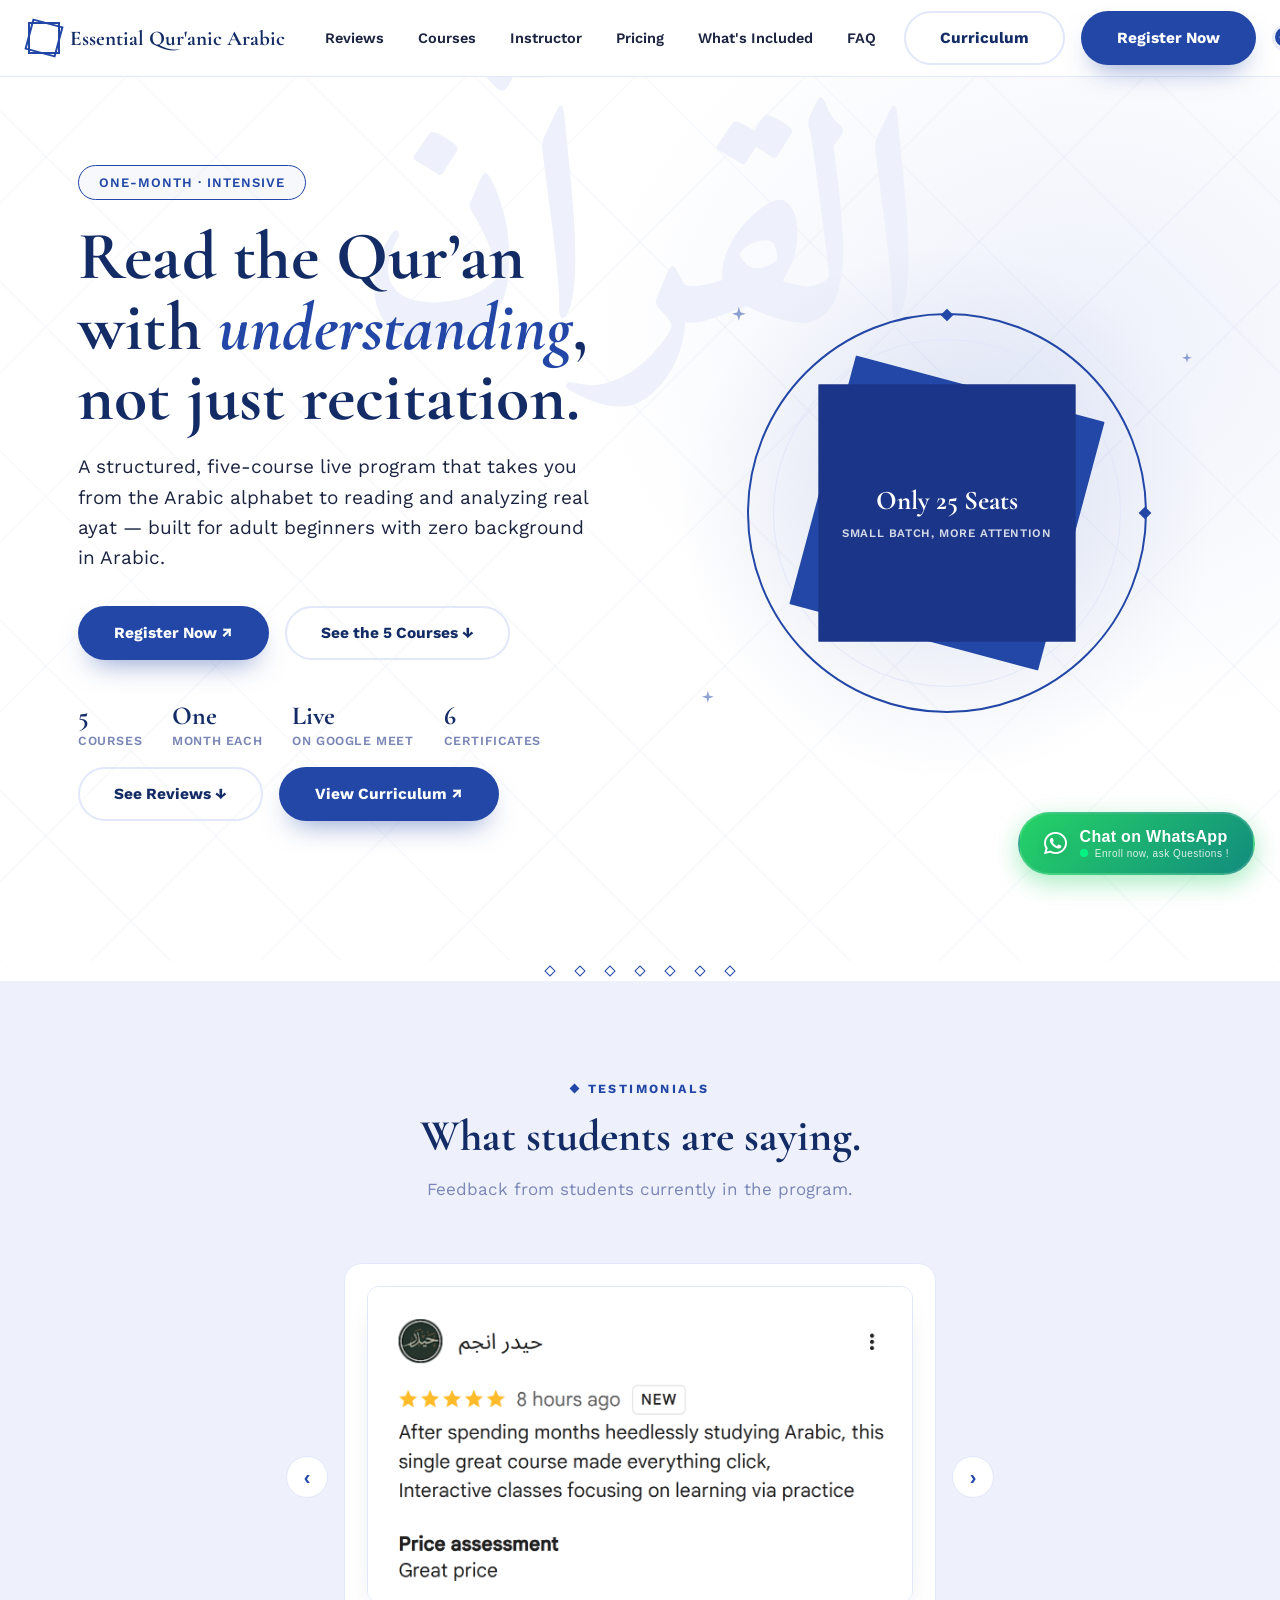
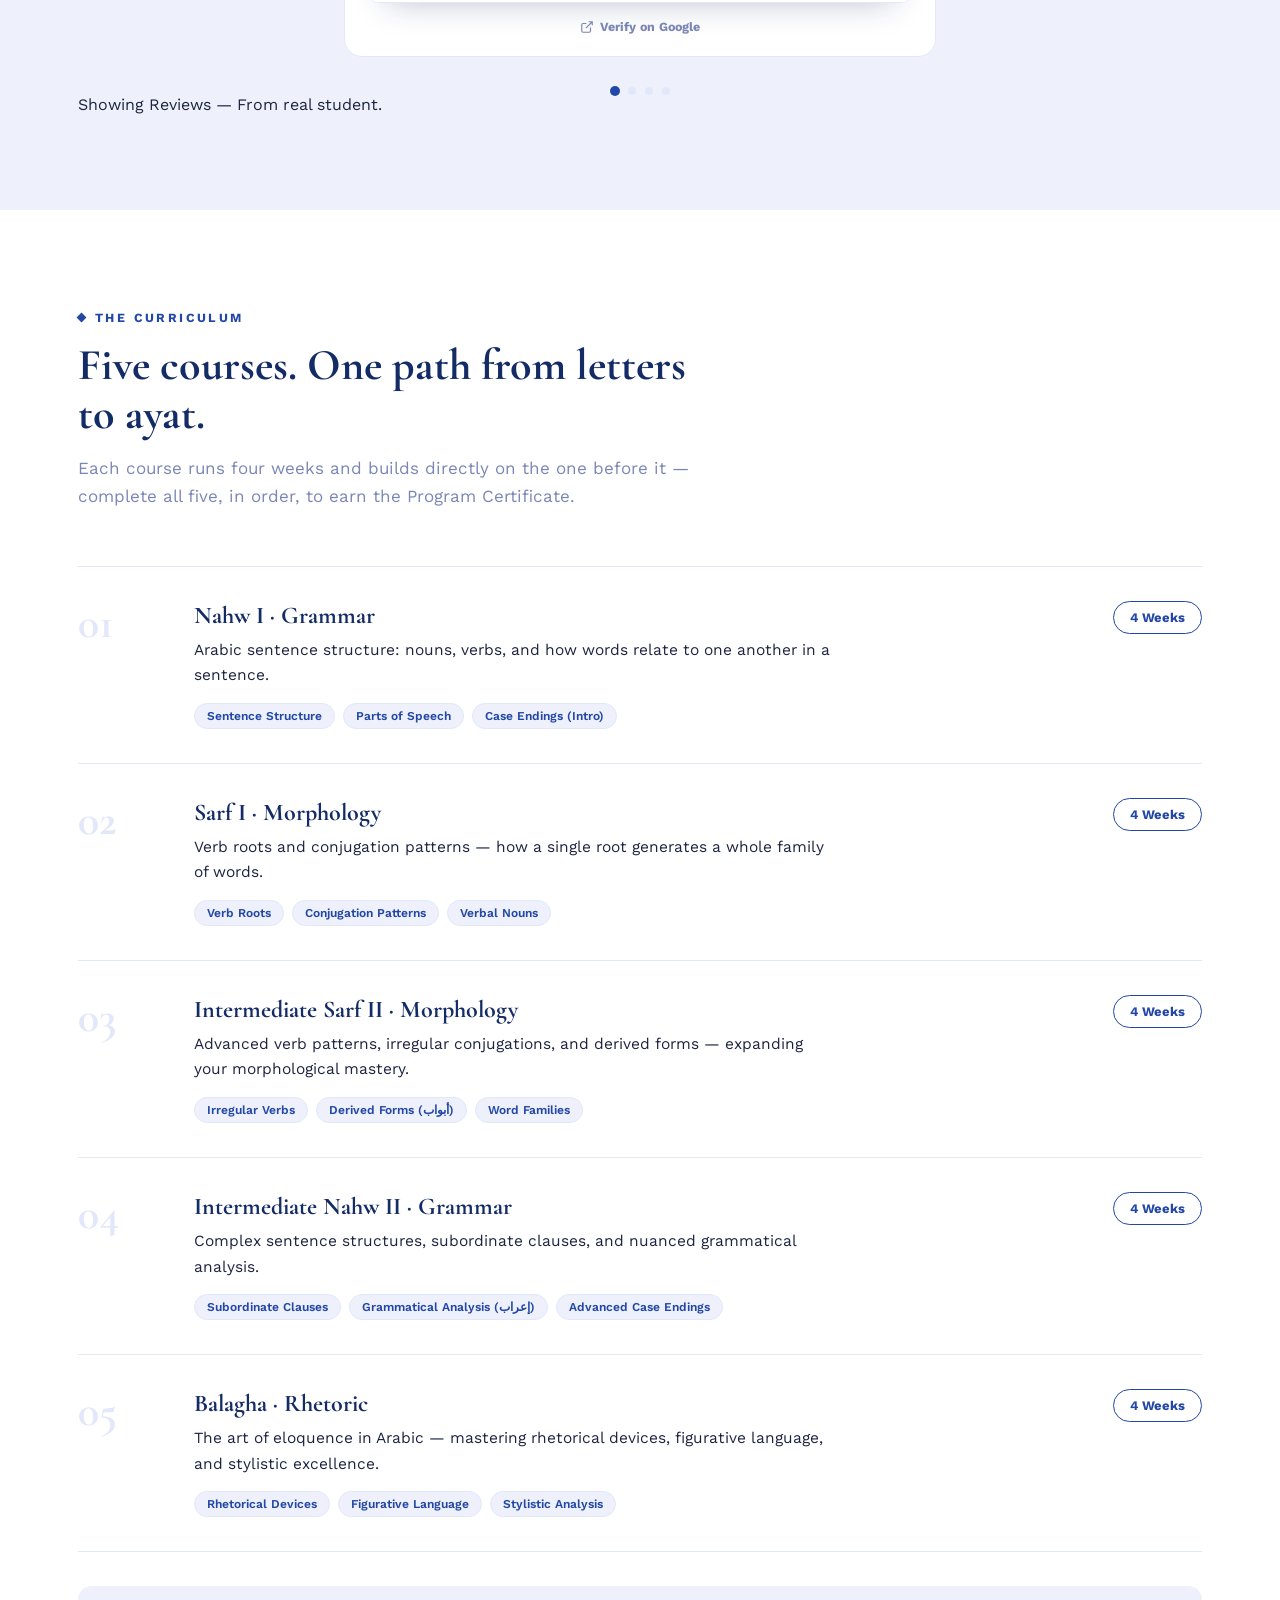
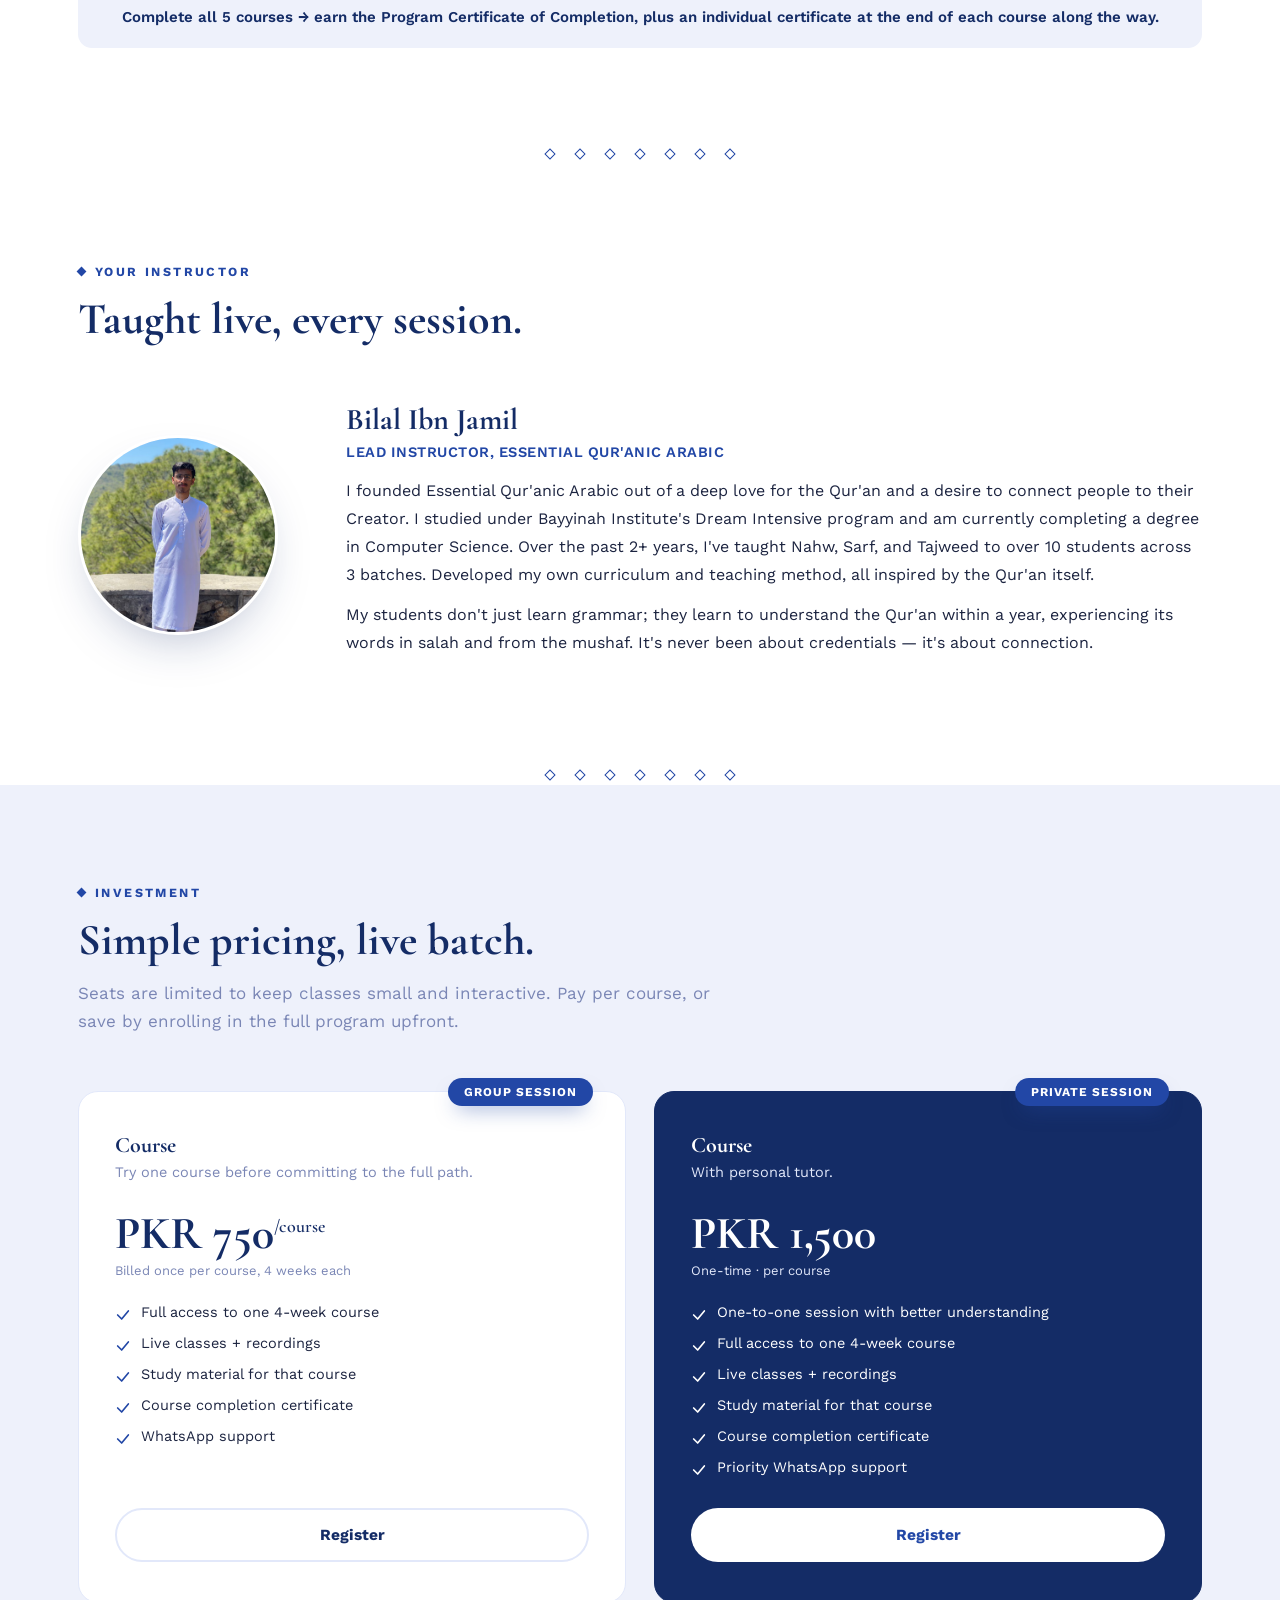
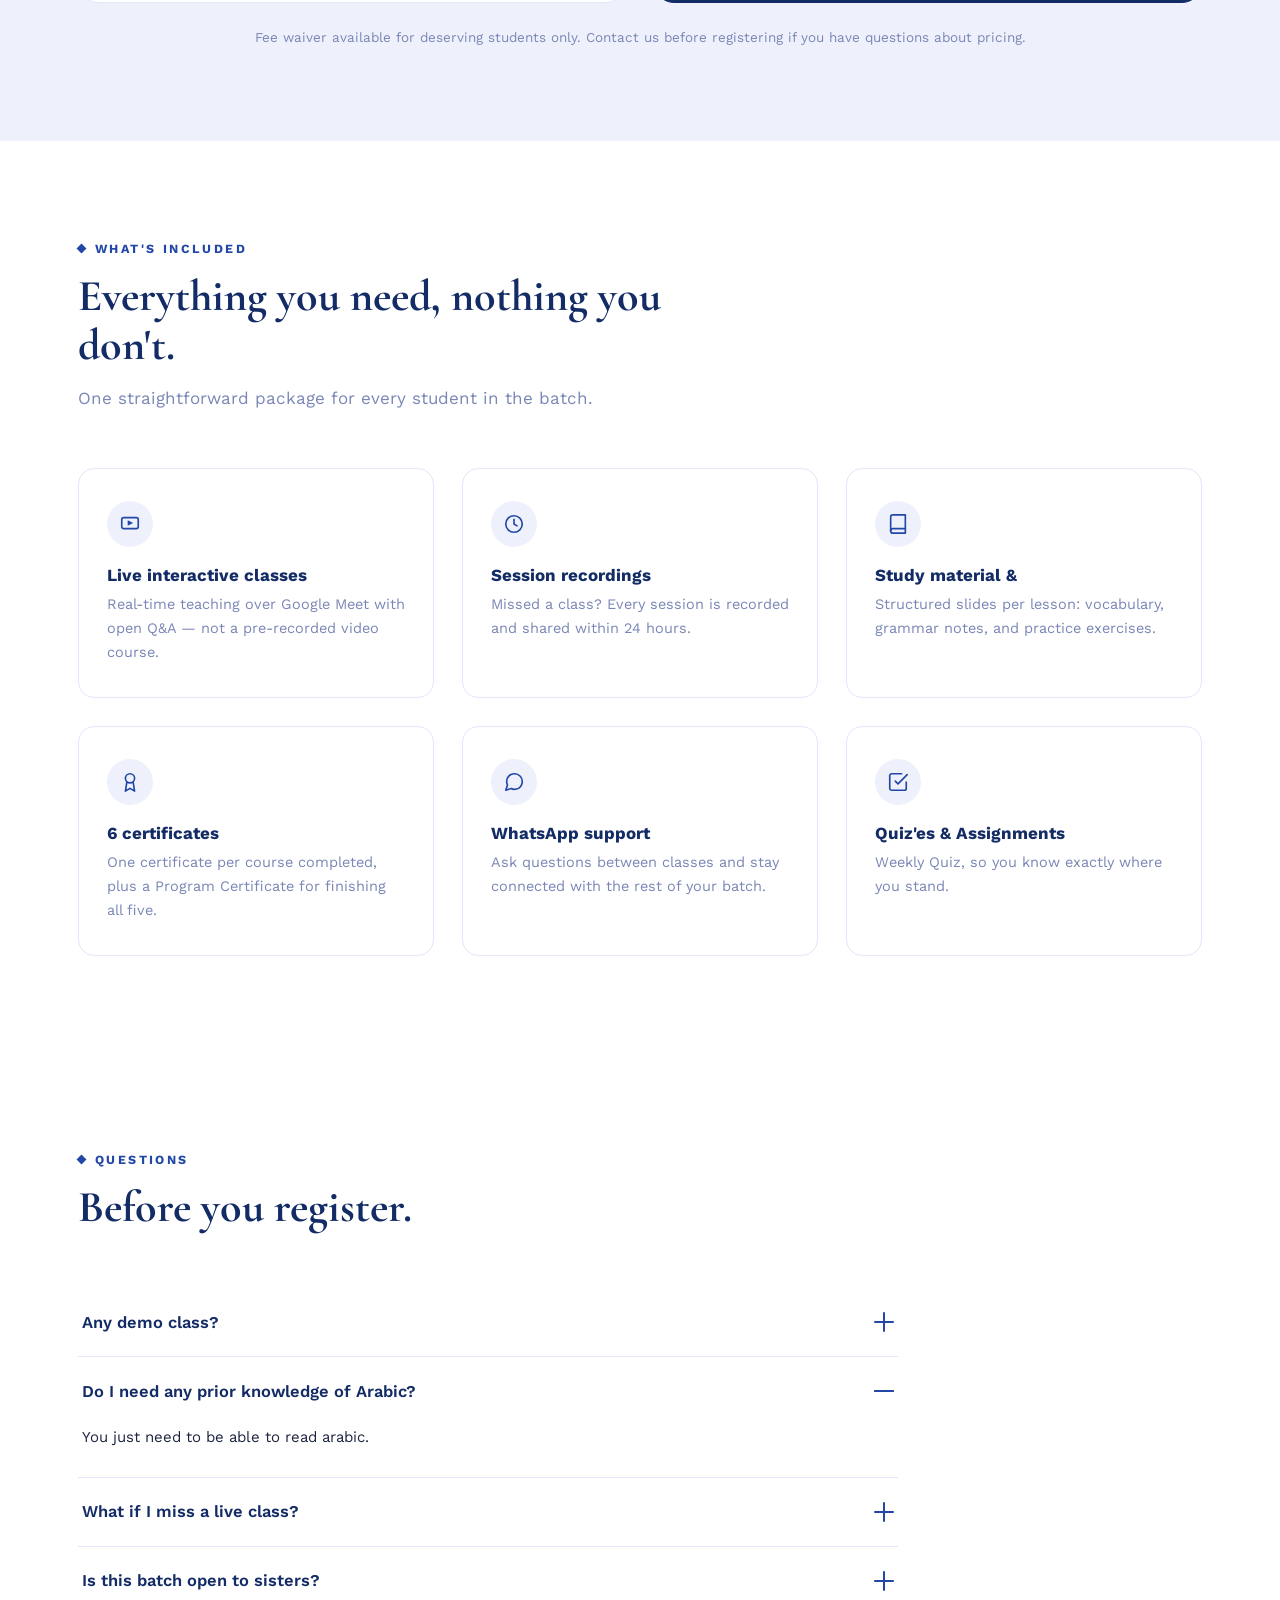
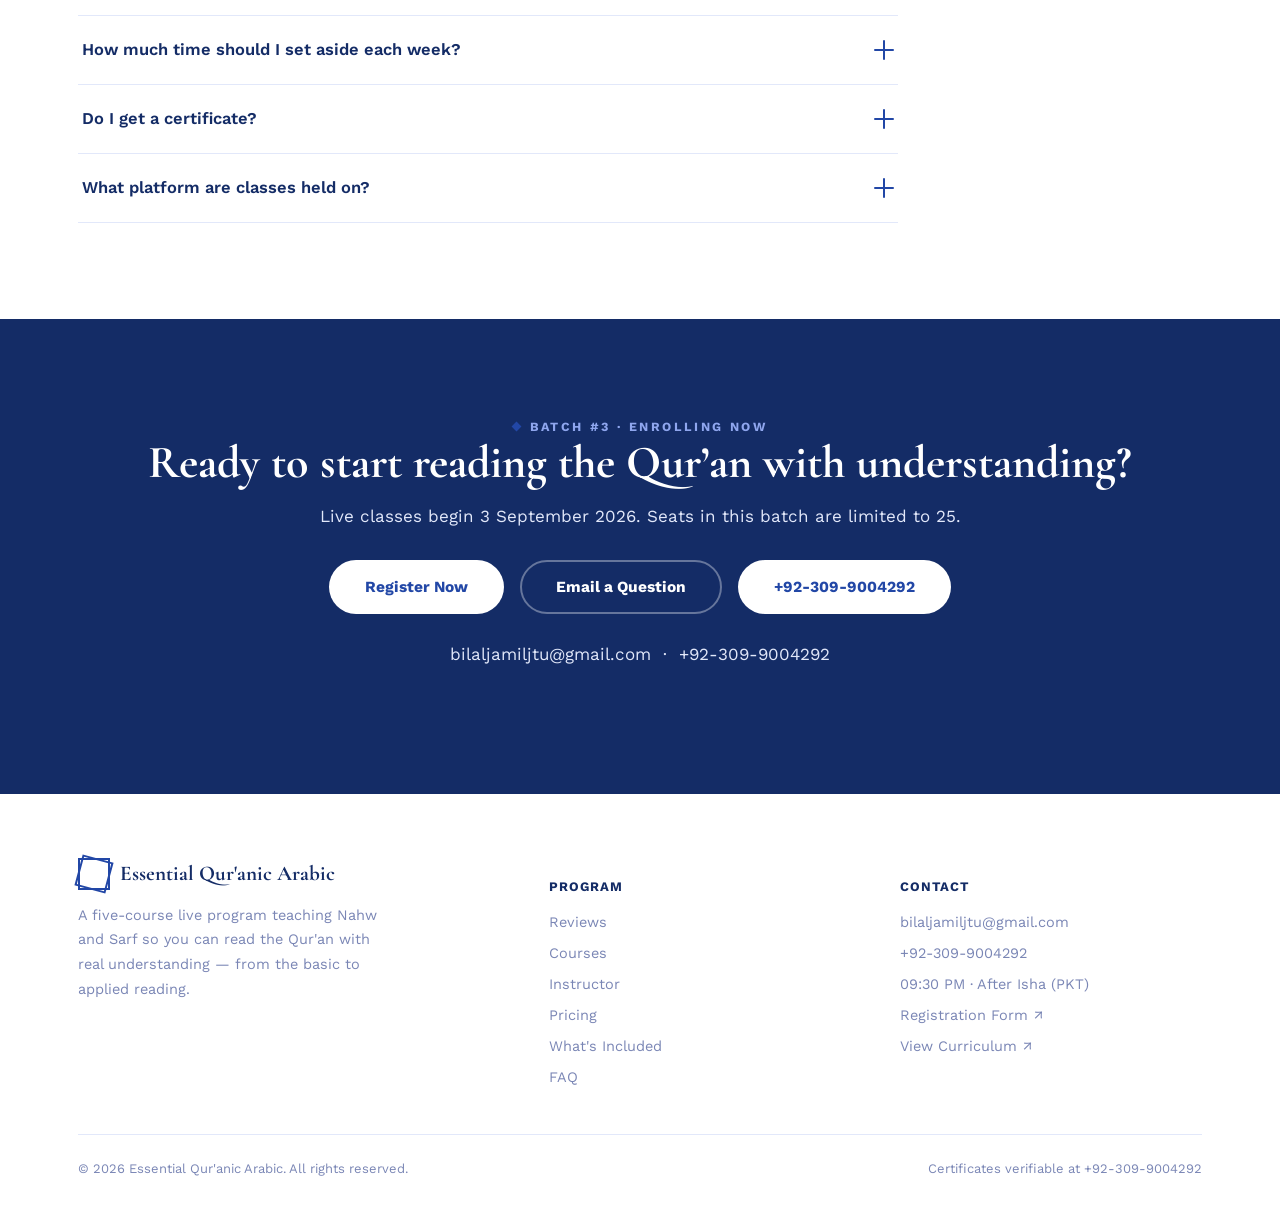
<file: index.html>
<!doctype html>
<html lang="en">
<head>
<meta charset="UTF-8">
<meta name="viewport" content="width=device-width, initial-scale=1">
<title>Essential Qur'anic Arabic</title>
<meta name="description" content="A structured, five-course live program that takes adult beginners from the reading Arabic to understanding the Qur'an. Nahw, Sarf, beginners and intermediate — 4 weeks, brothers only, evening classes.">
 <link rel="stylesheet" href="styles.css">
 <link rel="stylesheet" href="https://cdnjs.cloudflare.com/ajax/libs/font-awesome/6.5.0/css/all.min.css">
</head>
<body>
 
<!-- ================= NAV ================= -->
<nav class="nav">
  <div class="wrap nav-inner">
    <a href="#" class="brand"><span class="brand-mark"><span class="sq"></span><span class="sq r"></span></span>Essential Qur'anic Arabic</a>
    <div class="nav-links">
      <a href="#testimonials">Reviews</a>
      <a href="#courses">Courses</a>
      <!-- <a href="study-material.html" class="red2" >Study Material</a> -->
      <a href="#instructor">Instructor</a>
      <a href="#pricing">Pricing</a>
      <a href="#includes">What's Included</a>
      <a href="#faq">FAQ</a>
    </div>
    <div class="nav-cta">
      <a href="course-outline.html" class="btn btn-ghost">Curriculum</a>     
      <a href="https://forms.gle/2UCA8MqqVZhwpC8a7" target="_blank" rel="noopener" class="btn btn-primary">Register Now</a>
      <button class="theme-toggle" id="themeToggle" aria-label="Toggle dark mode">
        <span class="knob">
          <svg class="icon-sun" viewBox="0 0 24 24" fill="none" stroke="currentColor" stroke-width="2.5" stroke-linecap="round"><circle cx="12" cy="12" r="4"/><path d="M12 2v2M12 20v2M4.9 4.9l1.4 1.4M17.7 17.7l1.4 1.4M2 12h2M20 12h2M4.9 19.1l1.4-1.4M17.7 6.3l1.4-1.4"/></svg>
          <svg class="icon-moon" viewBox="0 0 24 24" fill="none" stroke="currentColor" stroke-width="2.5" stroke-linecap="round" stroke-linejoin="round"><path d="M21 12.79A9 9 0 1 1 11.21 3 7 7 0 0 0 21 12.79z"/></svg>
        </span>
      </button>
      <button class="nav-toggle" id="navToggle" aria-label="Open menu" aria-expanded="false" aria-controls="mobileMenu"><span></span><span></span><span></span></button>
    </div>
  </div>
  <div class="wrap mobile-menu" id="mobileMenu">
          <a href="#testimonials">Reviews</a>
      <a href="#courses">Courses</a>
      <!-- <a href="study-material.html" class="red2" >Study Material</a> -->
      <a href="#instructor">Instructor</a>
      <a href="#pricing">Pricing</a>
      <a href="#includes">What's Included</a>
      <a href="#faq">FAQ</a>
      <a href="course-outline.html" target="_blank" rel="noopener" class="btn btn-primary">View Curriculum</a>
      <a href="https://forms.gle/2UCA8MqqVZhwpC8a7" target="_blank" rel="noopener" class="btn btn-primary">Register Now</a>
  </div>
</nav>

<!-- ================= HERO ================= -->
<header class="hero" id="hero">
  <div class="hero-bg"></div>
  <div class="hero-texture"></div>
  <div class="hero-ar">القرآن</div>
  <div class="wrap hero-grid">
    <div>
      <span class="hero-pill">One-Month &middot; Intensive </span>
      <h1>Read the Qur’an with <em>understanding</em>, not just recitation.</h1>
      <p class="hero-sub">A structured, five-course live program that takes you from the Arabic alphabet to reading and analyzing real ayat &mdash; built for adult beginners with zero background in Arabic.</p>
      <div class="hero-actions">
        <a href="https://forms.gle/2UCA8MqqVZhwpC8a7" target="_blank" rel="noopener" class="btn btn-primary">Register Now ↗</a>
        <a href="#courses" class="btn btn-ghost">See the 5 Courses ↓</a>
      </div>
      <div class="hero-stats">
        <div><strong>5</strong><span>Courses</span></div>
        <div><strong>One</strong><span>Month each</span></div>
        <div><strong>Live</strong><span>On Google Meet</span></div>
        <div><strong>6</strong><span>Certificates</span></div>
      </div>
      <br>
      <div class="hero-actions">
        <a href="index.html#testimonials" class="btn btn-ghost">See Reviews ↓</a>
        <a href="course-outline.html" target="_blank" rel="noopener" class="btn btn-primary">View Curriculum ↗</a>

      </div>
    </div>
    <div class="medallion-wrap">
      <div class="sparkle" style="width:14px;height:14px; top:14px; left:40px;"></div>
      <div class="sparkle" style="width:10px;height:10px; top:60px; right:10px;"></div>
      <div class="sparkle" style="width:12px;height:12px; bottom:30px; left:10px;"></div>
      <div class="medallion">
        <div class="med-glow"></div>
        <div class="med-ring-outer"></div>
        <div class="med-ring-inner"></div>
        <div class="med-star"><div class="sq"></div><div class="sq r2"></div></div>
        <div class="med-badge">
          <span class="med-badge-num">Only 25 Seats</span>
          <span class="med-badge-sub">Small Batch, More Attention</span>
        </div>
      </div>
    </div>
  </div>
</header>

<div class="chain reveal">
  <span></span><span></span><span></span><span></span><span></span><span></span><span></span>
</div>

<!-- ================= TESTIMONIALS ================= -->
<section id="testimonials" class="section-tint">
  <div class="wrap">
    <div class="section-head centered reveal">
      <span class="eyebrow">Testimonials</span>
      <h2>What students are saying.</h2>
      <p>Feedback from students currently in the program.</p>
    </div>

    <div class="testimonials-carousel reveal" id="testimonialsCarousel">
      <div class="t-track-wrap"><div class="t-track" id="tTrack"></div></div>
      <button class="t-nav t-prev" id="tPrev" aria-label="Previous testimonial">&#8249;</button>
      <button class="t-nav t-next" id="tNext" aria-label="Next testimonial">&#8250;</button>
      <div class="t-dots" id="tDots"></div>
    </div>

    <p class="t-note">Showing Reviews &mdash; From real student.</p>
  </div>
</section>


<!-- ================= COURSES ================= -->
<section id="courses">
  <div class="wrap">
    <div class="section-head reveal">
      <span class="eyebrow">The Curriculum</span>
      <h2>Five courses. One path from letters to ayat.</h2>
      <p>Each course runs four weeks and builds directly on the one before it &mdash; complete all five, in order, to earn the Program Certificate.</p>
    </div>

    <div class="course-list">
      <div class="course reveal">
        <div class="course-num">01</div>
        <div class="course-body">
          <h3>Nahw I &middot; Grammar</h3>
          <p>Arabic sentence structure: nouns, verbs, and how words relate to one another in a sentence.</p>
          <div class="tag-row"><span class="tag">Sentence Structure</span><span class="tag">Parts of Speech</span><span class="tag">Case Endings (Intro)</span></div>
        </div>
        <div class="course-dur">4 Weeks</div>
      </div>

      <div class="course reveal">
        <div class="course-num">02</div>
        <div class="course-body">
          <h3>Sarf I &middot; Morphology</h3>
          <p>Verb roots and conjugation patterns &mdash; how a single root generates a whole family of words.</p>
          <div class="tag-row"><span class="tag">Verb Roots</span><span class="tag">Conjugation Patterns</span><span class="tag">Verbal Nouns</span></div>
        </div>

        <div class="course-dur">4 Weeks</div>
      </div>

      <div class="course reveal">
        <div class="course-num">03</div>
        <div class="course-body">
  <h3>Intermediate Sarf II &middot; Morphology</h3>
  <p>Advanced verb patterns, irregular conjugations, and derived forms — expanding your morphological mastery.</p>
  <div class="tag-row">
    <span class="tag">Irregular Verbs</span>
    <span class="tag">Derived Forms (أبواب)</span>
    <span class="tag">Word Families</span>
  </div>
</div>
        <div class="course-dur">4 Weeks</div>
      </div>

      <div class="course reveal">
        <div class="course-num">04</div>
        <div class="course-body">
  <h3>Intermediate Nahw II &middot; Grammar</h3>
  <p>Complex sentence structures, subordinate clauses, and nuanced grammatical analysis.</p>
  <div class="tag-row">
    <span class="tag">Subordinate Clauses</span>
    <span class="tag">Grammatical Analysis (إعراب)</span>
    <span class="tag">Advanced Case Endings</span>
  </div>
</div>          
        <div class="course-dur">4 Weeks</div>
      </div>

      <div class="course reveal">
        <div class="course-num">05</div>
        <div class="course-body">
  <h3>Balagha &middot; Rhetoric</h3>
  <p>The art of eloquence in Arabic — mastering rhetorical devices, figurative language, and stylistic excellence.</p>
  <div class="tag-row">
    <span class="tag">Rhetorical Devices</span>
    <span class="tag">Figurative Language</span>
    <span class="tag">Stylistic Analysis</span>
  </div>
</div>
        <div class="course-dur">4 Weeks</div>
      </div>
    </div>

    <div class="course-note reveal">Complete all 5 courses &rarr; earn the Program Certificate of Completion, plus an individual certificate at the end of each course along the way.</div>
  </div>
</section>

<!-- ================= ABOUT ================= -->
<!-- <section id="about">
  <div class="wrap">
    <div class="about-grid">
      <div class="about-copy reveal">
        <span class="eyebrow">Why This Program</span>
        <h3>Grammar was never meant to be a side subject.</h3>
        <p>Most people who want to understand the Qur'an get stuck between two extremes: memorizing translations without the language, or dropping into advanced grammar books that assume years of background they don't have.</p>
        <p>This program is built for the beginner in between &mdash; a live, cohort-based path that starts at the alphabet and ends with you sounding out and analyzing real ayat on your own, with Nahw and Sarf taught as tools for reading, not abstract theory.</p>
        <p>Small evening batches, taught live after Isha, so it fits around work, study, and family life.</p>
      </div>
      <div class="feature-list reveal">
        <div class="feature">
          <div class="feature-icon"><svg viewBox="0 0 24 24" fill="none" stroke="#2247A6" stroke-width="1.8" stroke-linecap="round" stroke-linejoin="round"><path d="M4 19.5A2.5 2.5 0 0 1 6.5 17H20"/><path d="M6.5 2H20v20H6.5A2.5 2.5 0 0 1 4 19.5v-15A2.5 2.5 0 0 1 6.5 2z"/></svg></div>
          <div><h4>Zero background needed</h4><p>We start at the Arabic basic &mdash; no prior study assumed, ever.</p></div>
        </div>
        <div class="feature">
          <div class="feature-icon"><svg viewBox="0 0 24 24" fill="none" stroke="#2247A6" stroke-width="1.8" stroke-linecap="round" stroke-linejoin="round"><circle cx="12" cy="12" r="9"/><path d="M12 7v5l3.3 2"/></svg></div>
          <div><h4>Built for working adults</h4><p>One late-evening live class after Isha &mdash; no daytime commitment required.</p></div>
        </div>
        <div class="feature">
          <div class="feature-icon"><svg viewBox="0 0 24 24" fill="none" stroke="#2247A6" stroke-width="1.8" stroke-linecap="round" stroke-linejoin="round"><path d="M12 20V10M18 20V4M6 20v-6"/></svg></div>
          <div><h4>A real sequence, not a workshop</h4><p>Five courses in a fixed order, each building directly on the last.</p></div>
        </div>
        <div class="feature">
          <div class="feature-icon"><svg viewBox="0 0 24 24" fill="none" stroke="#2247A6" stroke-width="1.8" stroke-linecap="round" stroke-linejoin="round"><path d="M12 15a4 4 0 0 0 4-4V6a4 4 0 1 0-8 0v5a4 4 0 0 0 4 4z"/><path d="M19 11a7 7 0 0 1-14 0M12 19v3"/></svg></div>
          <div><h4>Small, live, brothers-only batches</h4><p>Real-time Q&amp;A every session &mdash; not a pre-recorded course you watch alone.</p></div>
        </div>
      </div>
    </div>
  </div>
</section> -->

<div class="chain reveal">
  <span></span><span></span><span></span><span></span><span></span><span></span><span></span>
</div>


<!-- ================= STUDY MATERIAL (teaser) ================= -->
<!-- <section id="study-material" class="section-tint">
  <div class="wrap">
    <div class="section-head reveal">
      <span class="red">NOT AVAILABLE AT THE MOMENT</span>
      <BR></BR>
      <span class="eyebrow">Study Material </span>
      <h2>Every lecture, downloadable and ready to review.</h2>
      <p>Slides for every session, organized by course, so you can revisit anything at your own pace.</p>
    </div>
    <div class="study-grid">
      <div class="study-card reveal">
        <div class="study-card-top">
          <span class="study-tag">Course 01</span>
          <span class="study-count">12 Lectures</span>
        </div>
        <h3>Nahw I</h3>
        <p>Arabic sentence structure, parts of speech, and case endings &mdash; slide decks for all 12 lectures.</p>
        <a href="study-material.html#nahw-i" class="btn btn-ghost">Browse Nahw I Slides ↗</a>
      </div>
      <div class="study-card reveal">
        <div class="study-card-top">
          <span class="study-tag">Course 02</span>
          <span class="study-count">12 Lectures</span>
        </div>
        <h3>Sarf I</h3>
        <p>Verb roots, conjugation patterns, and verbal nouns &mdash; slide decks for all 12 lectures.</p>
        <a href="study-material.html#sarf-i" class="btn btn-ghost">Browse Sarf I Slides ↗</a>
      </div>
    </div>
  </div>
</section> -->


<!-- ================= INSTRUCTOR ================= -->
<section id="instructor">
  <div class="wrap">
    <div class="section-head reveal">
      <span class="eyebrow">Your Instructor</span>
      <h2>Taught live, every session.</h2>
    </div>
    <div class="instructor reveal">
      <div class="instructor-photo">
        <img src="profile-pic.png" alt="profile-pic">
      </div>
      <div>
        <h3>Bilal Ibn Jamil</h3>
        <span class="role">Lead Instructor, Essential Qur'anic Arabic</span>
        <p>I founded Essential Qur'anic Arabic out of a deep love for the Qur'an and a desire to connect people to their Creator.
           I studied under Bayyinah Institute's Dream Intensive program and am currently completing a degree in Computer Science.
           Over the past 2+ years, I've taught Nahw, Sarf, and Tajweed to over 10 students across 3 batches.
           Developed my own curriculum and teaching method, all inspired by the Qur'an itself.
           </p>
        <p>My students don't just learn grammar; they learn to understand the Qur'an within a year, experiencing its words in salah and from the mushaf.
           It's never been about credentials — it's about connection.</p>
      </div>
    </div>
  </div>
</section>

<div class="chain reveal">
  <span></span><span></span><span></span><span></span><span></span><span></span><span></span>
</div>

<!-- ================= PRICING ================= -->
<section id="pricing" class="section-tint">
  <div class="wrap">
    <div class="section-head reveal">
      <span class="eyebrow">Investment</span>
      <h2>Simple pricing, live batch.</h2>
      <p>Seats are limited to keep classes small and interactive. Pay per course, or save by enrolling in the full program upfront.</p>
    </div>

    <div class="pricing-grid">
      <div class="price-card reveal">
        <span class="price-badge">Group session</span>
        <h3>Course</h3>
        <p class="price-desc">Try one course before committing to the full path.</p>
        <div class="price-amt">PKR 750<sup>/course</sup></div>
        <p class="price-per">Billed once per course, 4 weeks each</p>
        <ul class="price-list">
          <li><svg viewBox="0 0 24 24" fill="none" stroke="currentColor" stroke-width="2.5" stroke-linecap="round" stroke-linejoin="round"><polyline points="4 12 10 18 20 6"/></svg>Full access to one 4-week course</li>
          <li><svg viewBox="0 0 24 24" fill="none" stroke="currentColor" stroke-width="2.5" stroke-linecap="round" stroke-linejoin="round"><polyline points="4 12 10 18 20 6"/></svg>Live classes + recordings</li>
          <li><svg viewBox="0 0 24 24" fill="none" stroke="currentColor" stroke-width="2.5" stroke-linecap="round" stroke-linejoin="round"><polyline points="4 12 10 18 20 6"/></svg>Study material for that course</li>
          <li><svg viewBox="0 0 24 24" fill="none" stroke="currentColor" stroke-width="2.5" stroke-linecap="round" stroke-linejoin="round"><polyline points="4 12 10 18 20 6"/></svg>Course completion certificate</li>
          <li><svg viewBox="0 0 24 24" fill="none" stroke="currentColor" stroke-width="2.5" stroke-linecap="round" stroke-linejoin="round"><polyline points="4 12 10 18 20 6"/></svg>WhatsApp support</li>
        </ul>
        <a href="https://forms.gle/2UCA8MqqVZhwpC8a7" target="_blank" rel="noopener" class="btn btn-ghost">Register</a>
      </div>

      <div class="price-card featured reveal">
        <span class="price-badge">Private session</span>
        <h3>Course</h3>
        <p class="price-desc">With personal tutor.</p>
        <div class="price-amt">PKR 1,500</div>
        <p class="price-per">One-time &middot; per course</p>
        <ul class="price-list">
          <li><svg viewBox="0 0 24 24" fill="none" stroke="currentColor" stroke-width="2.5" stroke-linecap="round" stroke-linejoin="round"><polyline points="4 12 10 18 20 6"/></svg>One-to-one session with better understanding</li>
          <li><svg viewBox="0 0 24 24" fill="none" stroke="currentColor" stroke-width="2.5" stroke-linecap="round" stroke-linejoin="round"><polyline points="4 12 10 18 20 6"/></svg>Full access to one 4-week course</li>
          <li><svg viewBox="0 0 24 24" fill="none" stroke="currentColor" stroke-width="2.5" stroke-linecap="round" stroke-linejoin="round"><polyline points="4 12 10 18 20 6"/></svg>Live classes + recordings</li>
          <li><svg viewBox="0 0 24 24" fill="none" stroke="currentColor" stroke-width="2.5" stroke-linecap="round" stroke-linejoin="round"><polyline points="4 12 10 18 20 6"/></svg>Study material for that course</li>
          <li><svg viewBox="0 0 24 24" fill="none" stroke="currentColor" stroke-width="2.5" stroke-linecap="round" stroke-linejoin="round"><polyline points="4 12 10 18 20 6"/></svg>Course completion certificate</li>
          <li><svg viewBox="0 0 24 24" fill="none" stroke="currentColor" stroke-width="2.5" stroke-linecap="round" stroke-linejoin="round"><polyline points="4 12 10 18 20 6"/></svg>Priority WhatsApp support</li>
        </ul>
        <a href="https://forms.gle/2UCA8MqqVZhwpC8a7" target="_blank" rel="noopener" class="btn btn-light">Register</a>
      </div>
    </div>
    <p class="pricing-note reveal">Fee waiver available for deserving students only. Contact us before registering if you have questions about pricing.</p>
  </div>
</section>

<!-- ================= WHAT'S INCLUDED ================= -->
<section id="includes">
  <div class="wrap">
    <div class="section-head reveal">
      <span class="eyebrow">What's Included</span>
      <h2>Everything you need, nothing you don't.</h2>
      <p>One straightforward package for every student in the batch.</p>
    </div>
    <div class="includes-grid">
      <div class="include-card reveal">
        <div class="feature-icon"><svg viewBox="0 0 24 24" fill="none" stroke="#2247A6" stroke-width="1.8" stroke-linecap="round" stroke-linejoin="round"><rect x="3" y="5" width="18" height="12" rx="2"/><path d="M9.5 14V8l6 3-6 3z" fill="#2247A6" stroke="none"/></svg></div>
        <h4>Live interactive classes</h4>
        <p>Real-time teaching over Google Meet with open Q&amp;A &mdash; not a pre-recorded video course.</p>
      </div>
      <div class="include-card reveal">
        <div class="feature-icon"><svg viewBox="0 0 24 24" fill="none" stroke="#2247A6" stroke-width="1.8" stroke-linecap="round" stroke-linejoin="round"><circle cx="12" cy="12" r="9"/><path d="M12 7v5l3.3 2"/></svg></div>
        <h4>Session recordings</h4>
        <p>Missed a class? Every session is recorded and shared within 24 hours.</p>
      </div>
      <div class="include-card reveal">
        <div class="feature-icon"><svg viewBox="0 0 24 24" fill="none" stroke="#2247A6" stroke-width="1.8" stroke-linecap="round" stroke-linejoin="round"><path d="M4 19.5A2.5 2.5 0 0 1 6.5 17H20"/><path d="M6.5 2H20v20H6.5A2.5 2.5 0 0 1 4 19.5v-15A2.5 2.5 0 0 1 6.5 2z"/></svg></div>
        <h4>Study material &amp; </h4>
        <p>Structured slides per lesson: vocabulary, grammar notes, and practice exercises.</p>
      </div>
      <div class="include-card reveal">
        <div class="feature-icon"><svg viewBox="0 0 24 24" fill="none" stroke="#2247A6" stroke-width="1.8" stroke-linecap="round" stroke-linejoin="round"><circle cx="12" cy="8" r="5"/><path d="M8.5 12.5 7 22l5-3 5 3-1.5-9.5"/></svg></div>
        <h4>6 certificates</h4>
        <p>One certificate per course completed, plus a Program Certificate for finishing all five.</p>
      </div>
      <div class="include-card reveal">
        <div class="feature-icon"><svg viewBox="0 0 24 24" fill="none" stroke="#2247A6" stroke-width="1.8" stroke-linecap="round" stroke-linejoin="round"><path d="M21 11.5a8.38 8.38 0 0 1-.9 3.8 8.5 8.5 0 0 1-7.6 4.7 8.38 8.38 0 0 1-3.8-.9L3 21l1.9-5.7a8.38 8.38 0 0 1-.9-3.8 8.5 8.5 0 0 1 4.7-7.6 8.38 8.38 0 0 1 3.8-.9h.5a8.48 8.48 0 0 1 8 8v.5z"/></svg></div>
        <h4>WhatsApp support</h4>
        <p>Ask questions between classes and stay connected with the rest of your batch.</p>
      </div>
      <div class="include-card reveal">
        <div class="feature-icon"><svg viewBox="0 0 24 24" fill="none" stroke="#2247A6" stroke-width="1.8" stroke-linecap="round" stroke-linejoin="round"><path d="M9 11l3 3L22 4"/><path d="M21 12v7a2 2 0 0 1-2 2H5a2 2 0 0 1-2-2V5a2 2 0 0 1 2-2h11"/></svg></div>
        <h4>Quiz'es &amp; Assignments</h4>
        <p>Weekly Quiz, so you know exactly where you stand.</p>
      </div>
    </div>
  </div>
</section>


<!-- ================= FAQ ================= -->
<section id="faq">
  <div class="wrap">
    <div class="section-head reveal">
      <span class="eyebrow">Questions</span>
      <h2>Before you register.</h2>
    </div>
    <div class="faq-list reveal">
      <details class="faq-item">
        <summary>Any demo class?<span class="faq-plus"></span></summary>
        <p>1st Session will be available for everybody to join, if you want to see if it's the right fit for you. Charges will only apply afterward, if the student wants to continue further.</p>
      </details>
      <details class="faq-item" open>
        <summary>Do I need any prior knowledge of Arabic?<span class="faq-plus"></span></summary>
        <p>You just need to be able to read arabic.</p>
      </details>
      <details class="faq-item">
        <summary>What if I miss a live class?<span class="faq-plus"></span></summary>
        <p>Every session is recorded and shared in the batch WhatsApp group within 24 hours, so you never fall behind because of a missed class.</p>
      </details>
      <details class="faq-item">
        <summary>Is this batch open to sisters?<span class="faq-plus"></span></summary>
        <p>This batch is brothers only. Sister's batch availability will depends on quantity of sisters applied</p>
      </details>
      <details class="faq-item">
        <summary>How much time should I set aside each week?<span class="faq-plus"></span></summary>
        <p>Plan for one live class plus roughly 1–2 hours of homework and review per week &mdash; more if you want to move faster than the pace of the group.</p>
      </details>
      <details class="faq-item">
        <summary>Do I get a certificate?<span class="faq-plus"></span></summary>
        <p>Yes &mdash; a certificate for each of the 5 courses you complete, plus a separate Program Certificate once all five are finished.</p>
      </details>
      <details class="faq-item">
        <summary>What platform are classes held on?<span class="faq-plus"></span></summary>
        <p>Live, interactive classes on Zoom at 10:00 PM (After Isha, Pakistan Standard Time). A link is shared in the WhatsApp group before each session.</p>
      </details>

    </div>
  </div>
</section>

<!-- ================= FINAL CTA ================= -->
<section class="cta-band">
  <div class="hero-ar">القرآن</div>
  <div class="wrap">
    <span class="eyebrow" style="color:#8FA6EE;">Batch #3 &middot; Enrolling Now</span>
    <h2>Ready to start reading the Qur’an with understanding?</h2>
    <p>Live classes begin 3 September 2026. Seats in this batch are limited to 25.</p>
    <div class="cta-actions">
      <a href="https://forms.gle/2UCA8MqqVZhwpC8a7" target="_blank" rel="noopener" class="btn btn-light">Register Now</a>
      <a href="mailto:bilaljamiljtu@gmail.com" class="btn btn-ghost" style="border-color:rgba(255,255,255,.35); color:#fff;">Email a Question</a>
      <a href="tel:+923099004292" class="btn btn-light">+92-309-9004292</a>
    </div>
    <p class="cta-meta">bilaljamiljtu@gmail.com &nbsp;&middot;&nbsp; +92‑309‑9004292</p>
  </div>
</section>

<!-- ================= FOOTER ================= -->
<footer>
  <div class="wrap">
    <div class="footer-grid">
      <div class="footer-brand reveal">
        <a href="#" class="brand"><span class="brand-mark"><span class="sq"></span><span class="sq r"></span></span>Essential Qur'anic Arabic</a>
        <p>A five-course live program teaching Nahw and Sarf so you can read the Qur'an with real understanding &mdash; from the basic to applied reading.</p>
      </div>
      <div class="footer-col reveal">
        <h5>Program</h5>
        <ul>
      <li><a href="#testimonials">Reviews</a></li>
      <li><a href="#courses">Courses</a></li>
      <!-- <a href="study-material.html" class="red2" >Study Material</a> -->
      <li><a href="#instructor">Instructor</a></li>
      <li><a href="#pricing">Pricing</a></li>
      <li><a href="#includes">What's Included</a></li>
      <li><a href="#faq">FAQ</a></li>
        </ul>
      </div>
      <div class="footer-col reveal">
        <h5>Contact</h5>
        <ul>
          <li><a href="mailto:bilaljamiljtu@gmail.com">bilaljamiljtu@gmail.com</a></li>
          <li><a href="tel:+923099004292">+92-309-9004292</a></li>
          <li><span>09:30 PM &middot; After Isha (PKT)</span></li>
          <li><a href="https://forms.gle/2UCA8MqqVZhwpC8a7" target="_blank" rel="noopener">Registration Form ↗</a></li>
          <li><a href="course-outline.html" target="_blank" rel="noopener">View Curriculum ↗</a></li>
        </ul>
      </div>
    </div>
    <div class="footer-bottom">
      <span>&copy; <span id="year"></span> Essential Qur'anic Arabic. All rights reserved.</span>
      <span>Certificates verifiable at <a href="tel:+923099004292">+92-309-9004292</a> </span>
    </div>
  </div>
</footer>


<script src="main.js"> </script>

<a href="https://wa.me/923099004292?text=Assalamu%20Alaikum!%20I'm%20interested%20in%20the%20Essential%20Qur'anic%20Arabic%20course.%20Can%20you%20please%20tell%20me%20more%20about%20the%20program%20and%20pricing%3F" 
   target="_blank" 
   rel="noopener noreferrer"
   class="whatsapp-btn">
    <i class="fab fa-whatsapp"></i> 
    <span>
        Chat on WhatsApp
        <span class="availability">
            <span class="online-dot"></span> Enroll now, ask Questions !
        </span>
    </span>
</a>
</body>
</html>
</file>
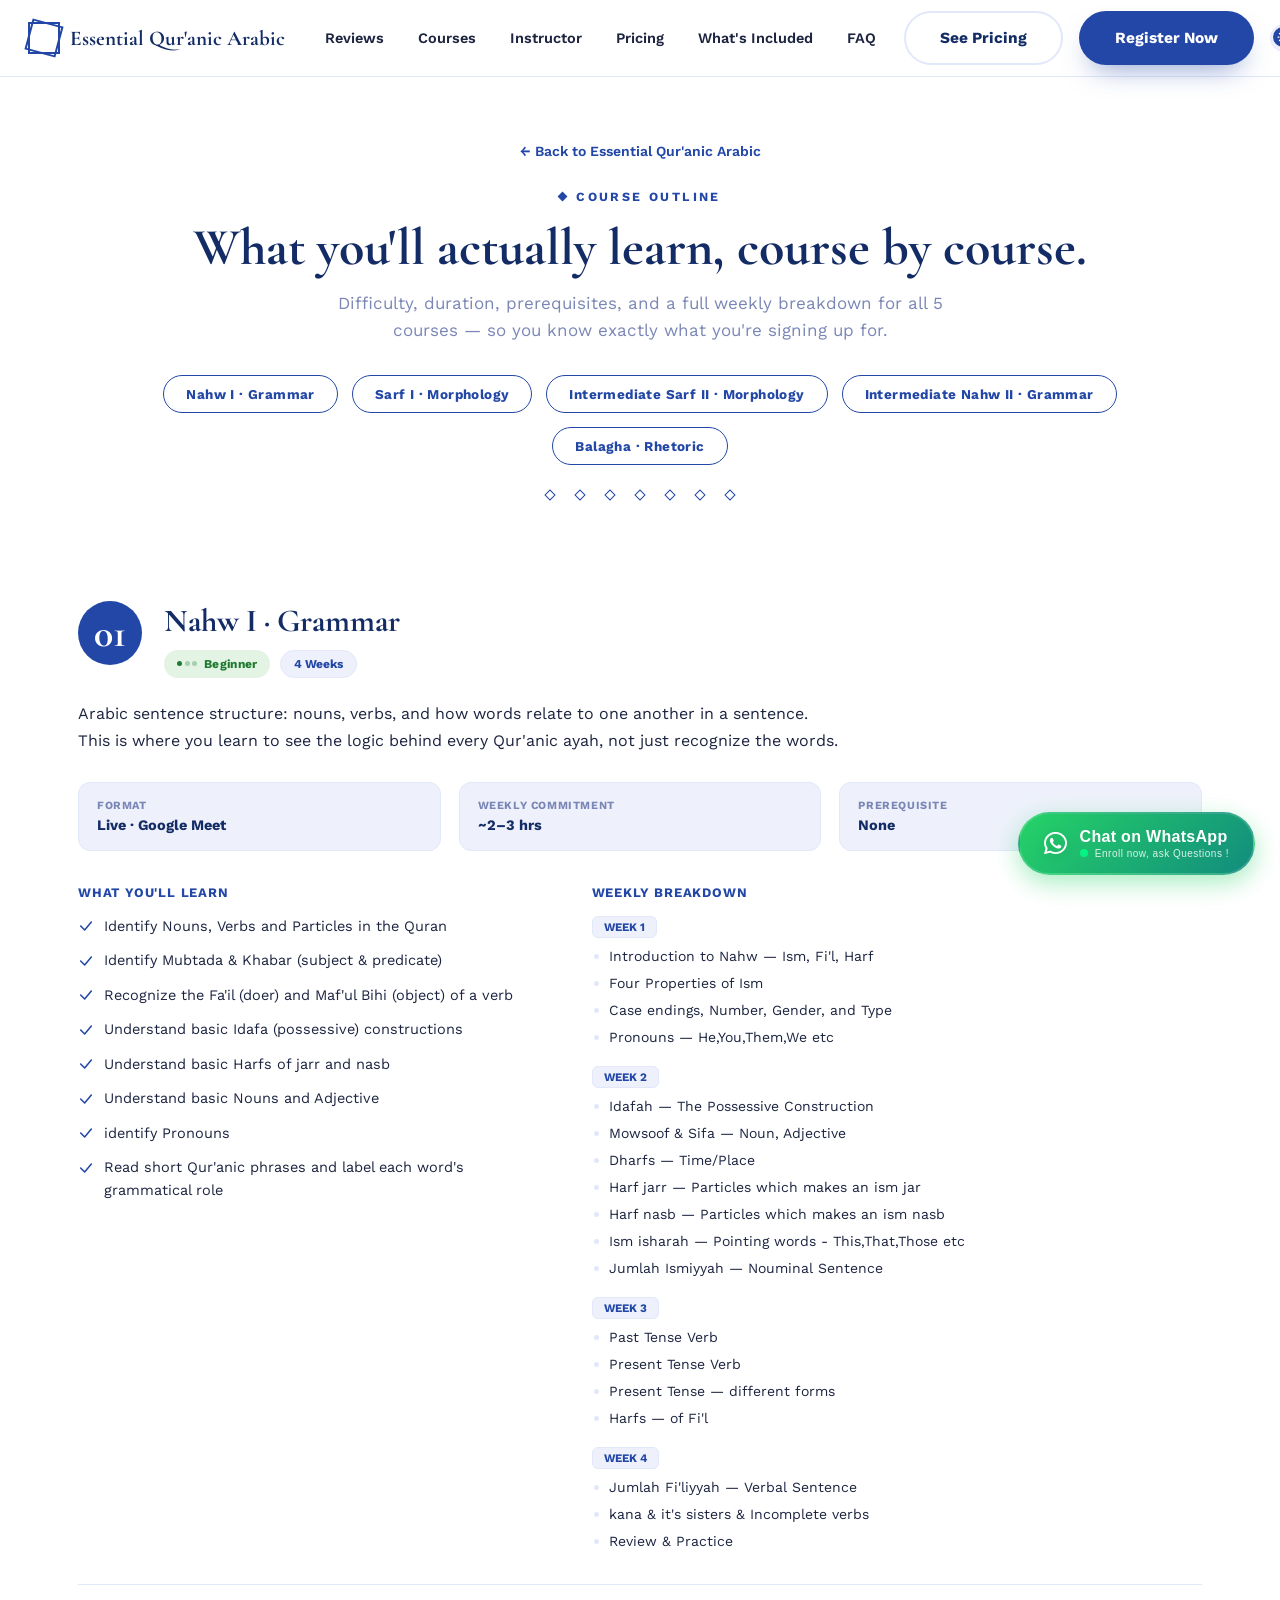
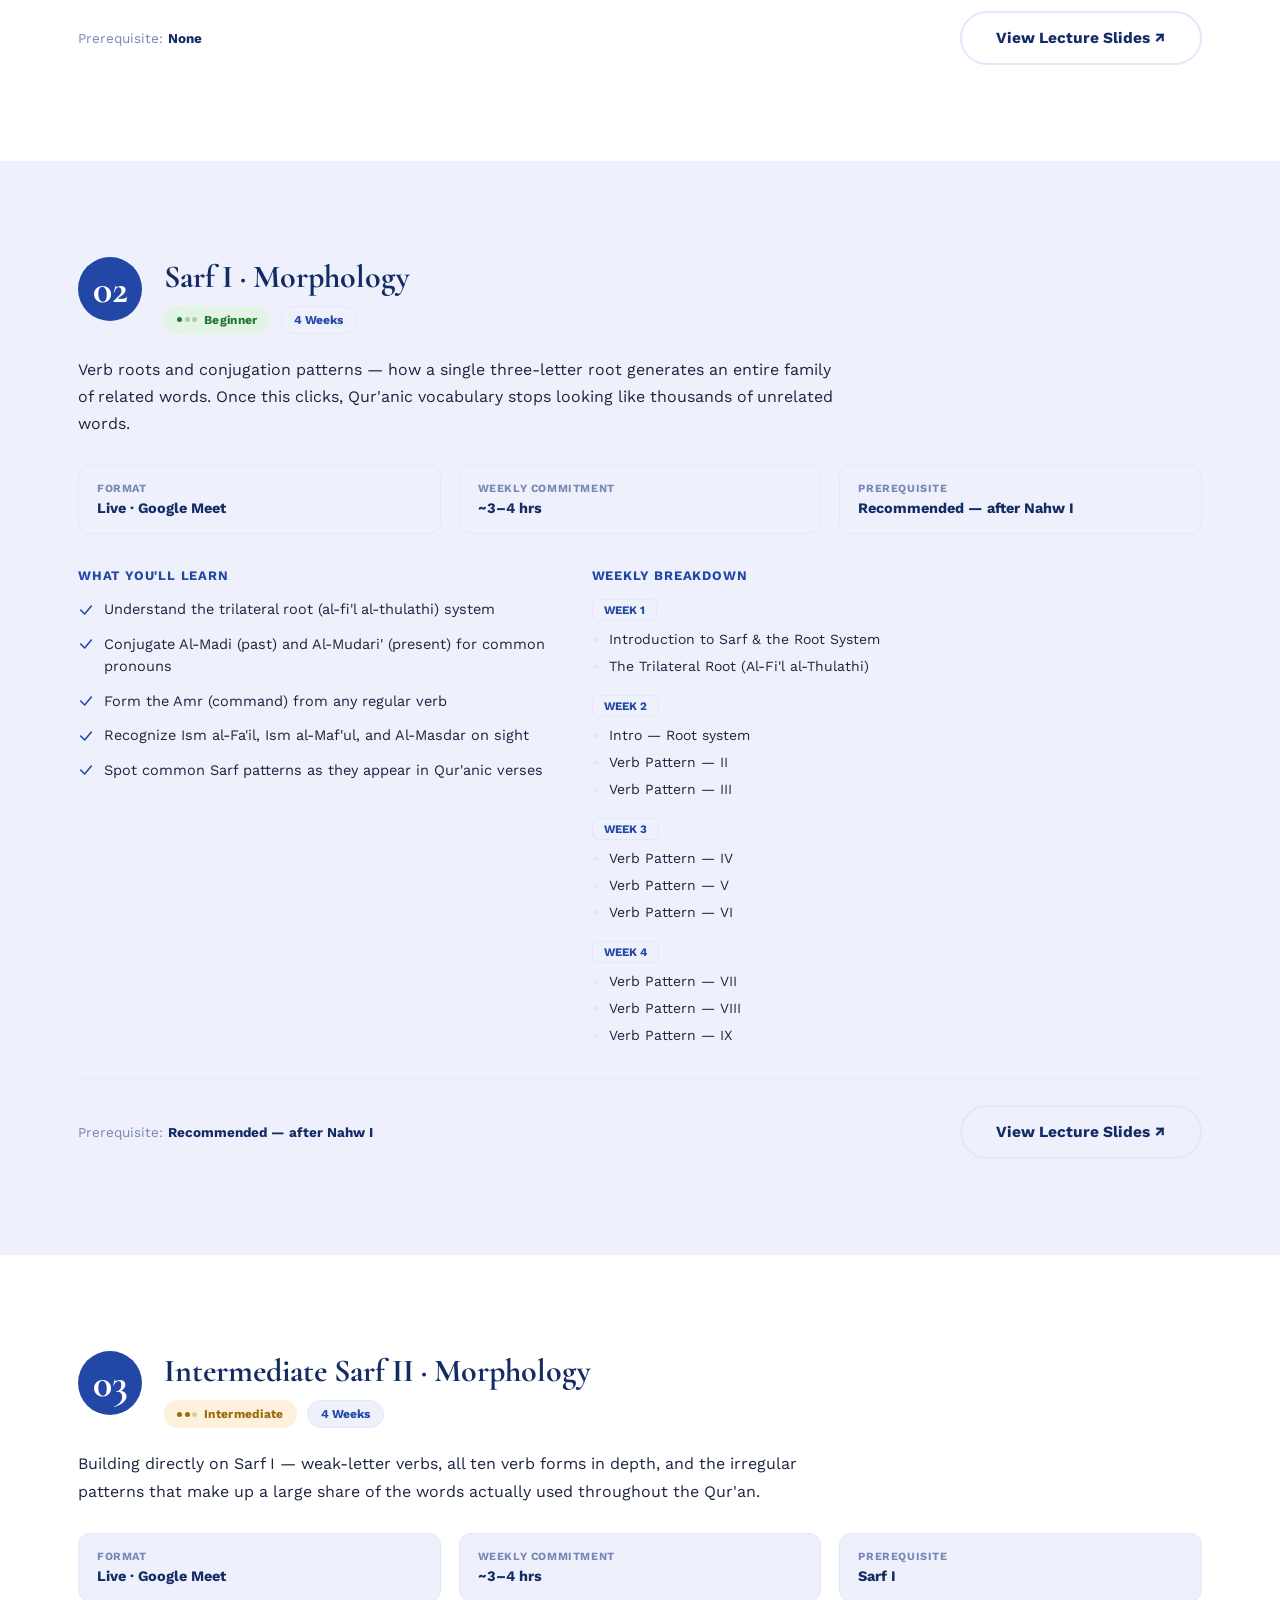
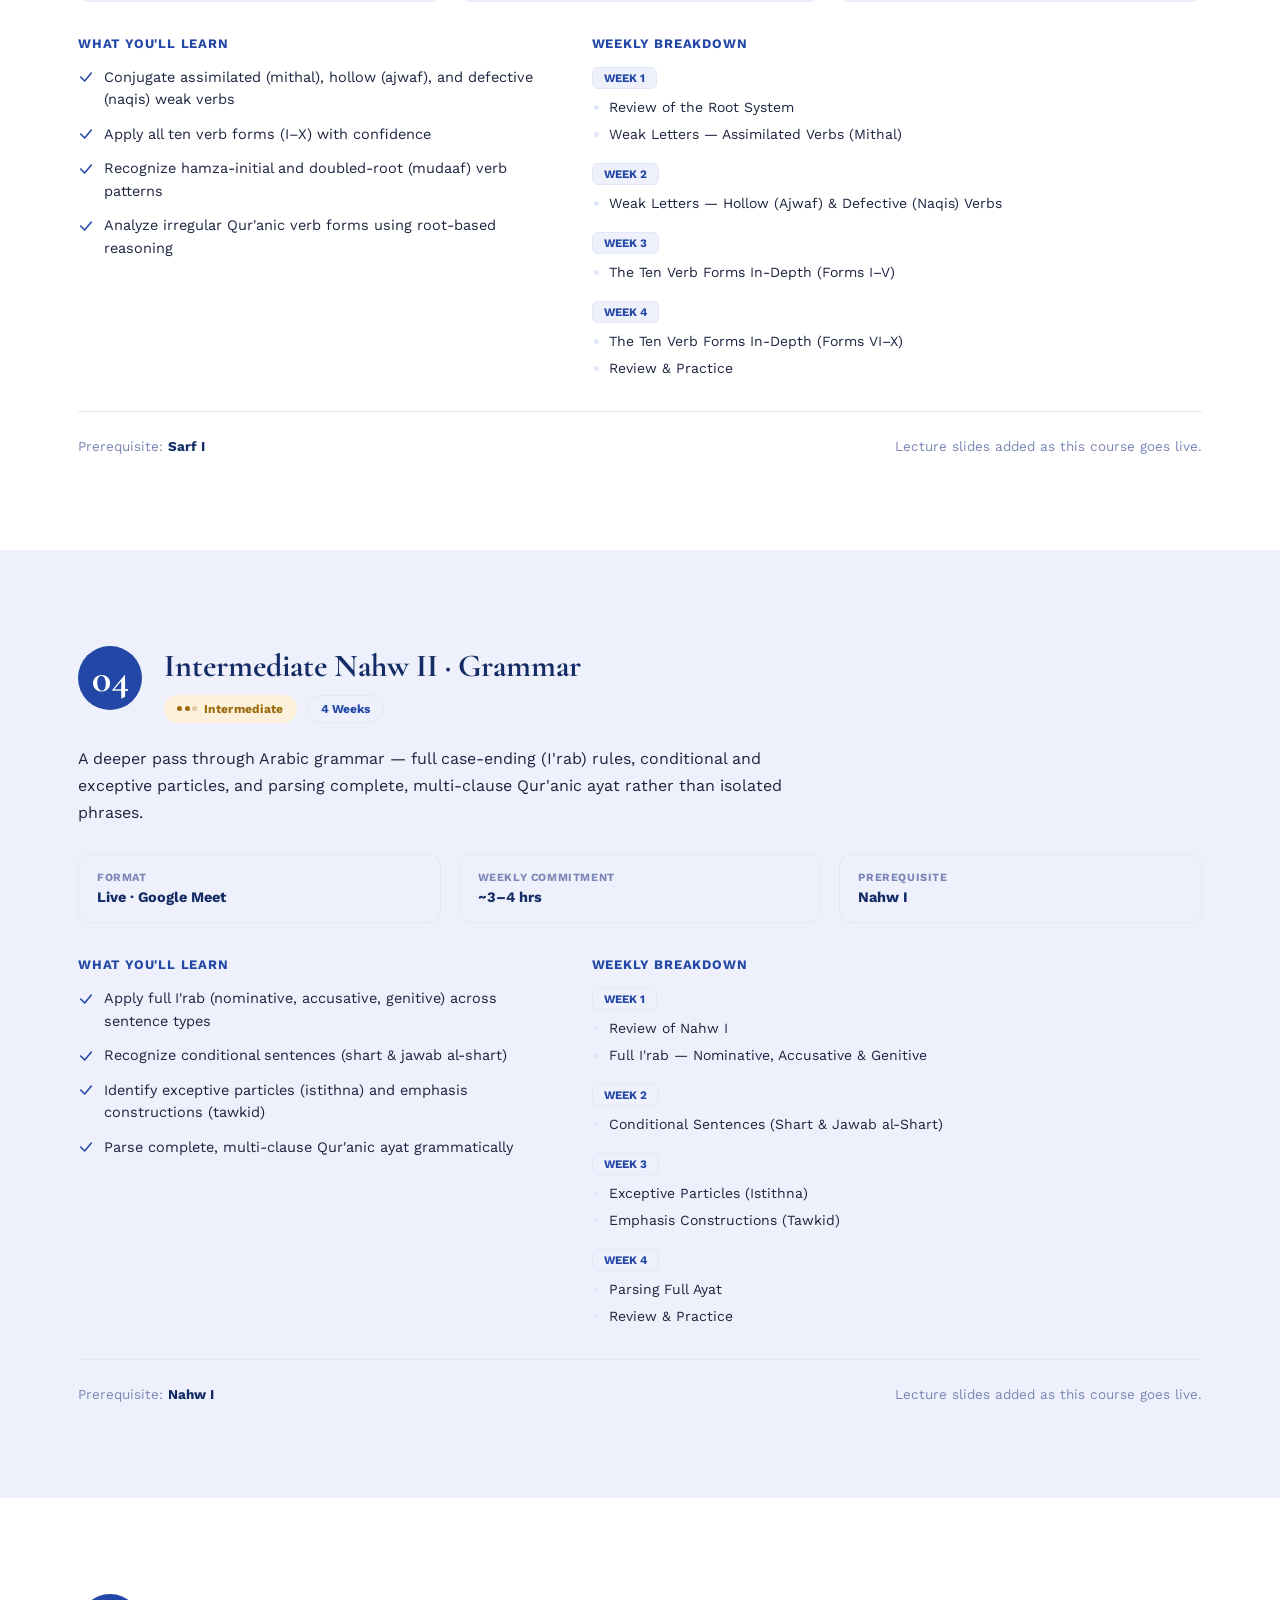
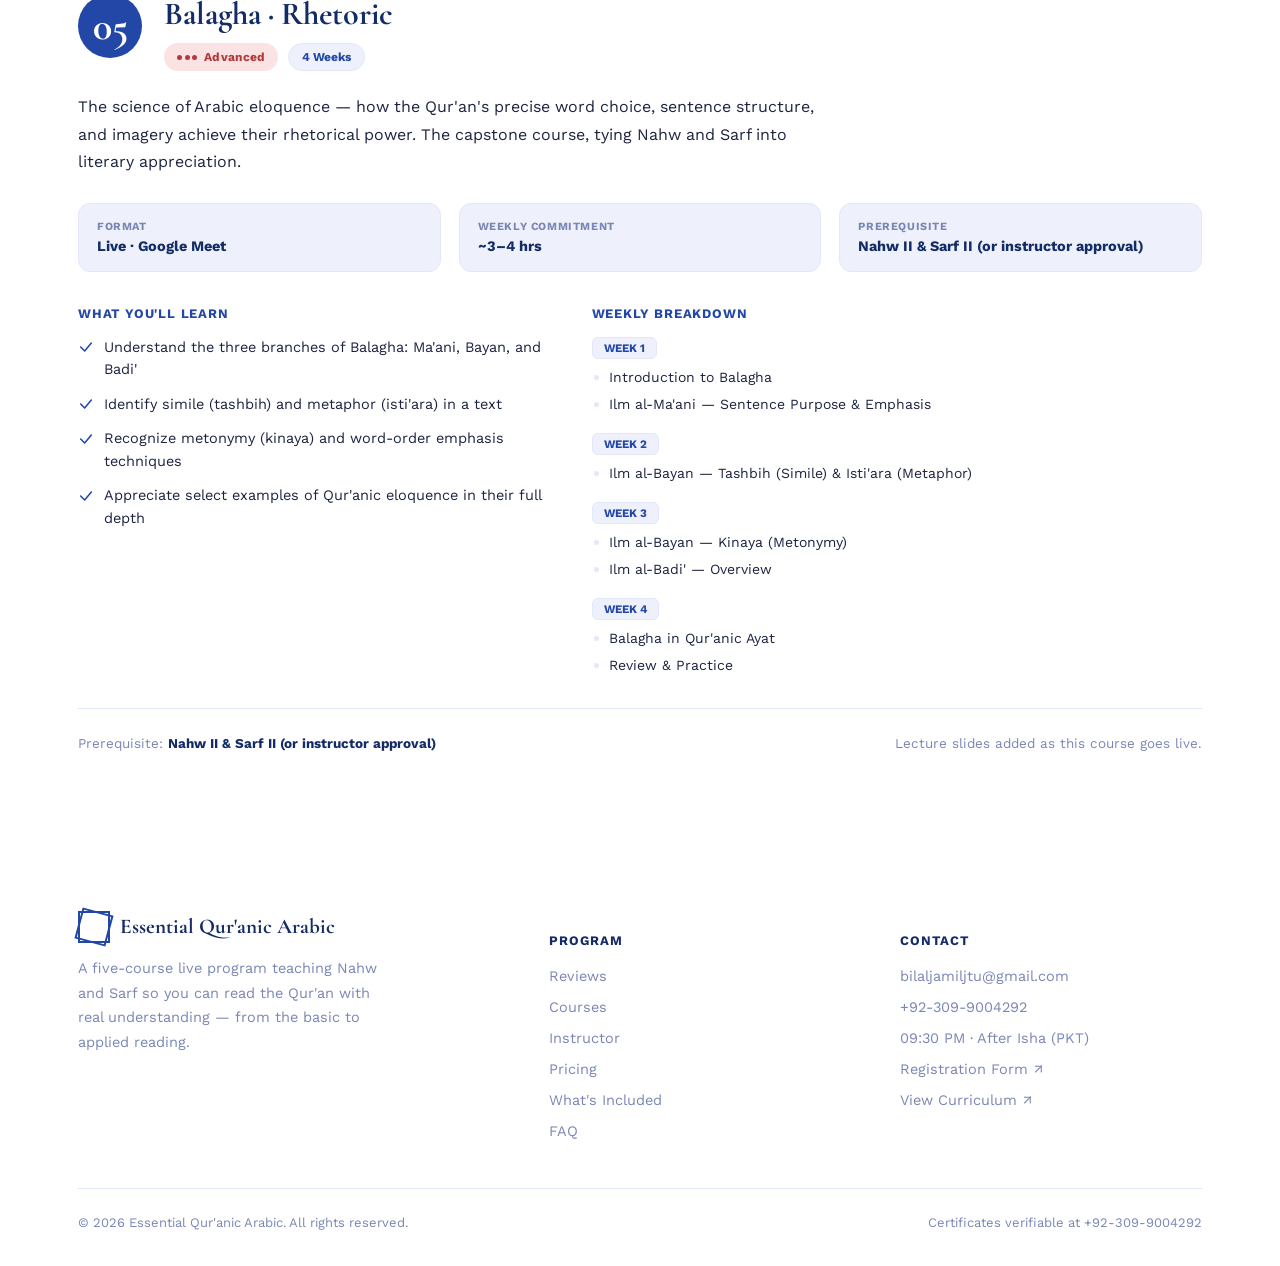
<file: course-outline.html>
<!doctype html>
<html lang="en">
<head>
<meta charset="UTF-8">
<meta name="viewport" content="width=device-width, initial-scale=1">
<title>Course Outline — Essential Qur'anic Arabic</title>
<link rel="icon" type="image/x-icon" href="favicon.ico">
<link rel="icon" type="image/png" sizes="16x16" href="favicon-16x16.png">
<link rel="icon" type="image/png" sizes="32x32" href="favicon-32x32.png">
<link rel="icon" type="image/png" sizes="48x48" href="favicon-48x48.png">
<link rel="apple-touch-icon" sizes="180x180" href="apple-touch-icon.png">
<link rel="icon" type="image/png" sizes="192x192" href="android-chrome-192x192.png">
<link rel="icon" type="image/png" sizes="512x512" href="android-chrome-512x512.png">
<meta name="description" content="Full course-by-course outline: difficulty, duration, prerequisites, learning objectives, and weekly breakdown for all 5 courses.">
<link rel="stylesheet" href="styles.css">
 <link rel="stylesheet" href="https://cdnjs.cloudflare.com/ajax/libs/font-awesome/6.5.0/css/all.min.css">
<style>
@import url('https://fonts.googleapis.com/css2?family=Cormorant+Garamond:ital,wght@0,500;0,600;0,700;1,500;1,600&family=Work+Sans:wght@400;500;600;700;800&family=Amiri:wght@700&display=swap');

:root{
  --blue:#2247A6;
  --blue-hover:#1B3688;
  --blue-deep:#142C66;
  --blue-tint:#EEF1FB;
  --blue-tint2:#E2E8FA;
  --ink:#1C2440;
  --muted:#7A86B5;
  --white:#FFFFFF;

  --bg:#FFFFFF;
  --bg-soft:#EEF1FB;
  --border:#E2E8FA;
  --card:#FFFFFF;
  --heading:#142C66;
  --watermark:#EEF1FB;
  --nav-bg:rgba(255,255,255,.88);
  --texture:rgba(34,71,166,.05);

  --serif:'Cormorant Garamond', serif;
  --sans:'Work Sans', sans-serif;
  --arabic:'Amiri', serif;
  --maxw:1180px;
}

:root[data-theme="dark"]{
  --blue:#5B82E0;
  --blue-hover:#7398EA;
  --ink:#D7D9E3;
  --muted:#8B90A3;

  --bg:#16181F;
  --bg-soft:#1C1F29;
  --border:#2C303C;
  --card:#1C1F29;
  --heading:#F4F6FB;
  --watermark:rgba(255,255,255,.03);
  --nav-bg:rgba(20,22,28,.85);
  --texture:rgba(91,130,224,.08);
}

*, *::before, *::after{ box-sizing:border-box; }
html{ scroll-behavior:smooth; }
body{
  margin:0;
  font-family:var(--sans);
  color:var(--ink);
  background:var(--bg);
  -webkit-font-smoothing:antialiased;
  transition:background-color .35s ease, color .35s ease;
}
img,svg{ display:block; max-width:100%; }
a{ color:inherit; text-decoration:none; }
ul{ list-style:none; margin:0; padding:0; }
h1,h2,h3,h4{ font-family:var(--serif); font-weight:700; color:var(--heading); margin:0; }
p{ margin:0; }
.wrap{ max-width:var(--maxw); margin:0 auto; padding:0 28px; }
:focus-visible{ outline:2.5px solid var(--blue); outline-offset:3px; }

@media (prefers-reduced-motion: reduce){
  *{ animation-duration:0.01ms !important; animation-iteration-count:1 !important; transition-duration:0.01ms !important; scroll-behavior:auto !important; }
}

/* ---------- reveal-on-scroll ---------- */
.reveal{ opacity:0; transform:translateY(22px); transition:opacity .7s ease, transform .7s ease; }
.reveal.in{ opacity:1; transform:none; }

/* ---------- eyebrow / section labels ---------- */
.eyebrow{
  display:inline-flex; align-items:center; gap:10px;
  font-family:var(--sans); font-weight:700; font-size:12.5px;
  letter-spacing:2.4px; text-transform:uppercase; color:var(--blue);
}
.eyebrow::before{ content:''; width:7px; height:7px; background:var(--blue); transform:rotate(45deg); flex:0 0 auto; }

/* ---------- diamond divider chain (brand motif) ---------- */
.chain{ display:flex; justify-content:center; gap:22px; padding:6px 0; opacity:.55; }
.chain span{ width:8px; height:8px; border:1.4px solid var(--blue); transform:rotate(45deg); flex:0 0 auto; }

/* ---------- buttons ---------- */
.btn{
  display:inline-flex; align-items:center; justify-content:center; gap:8px;
  font-family:var(--sans); font-weight:700; font-size:15.5px;
  padding:16px 34px; border-radius:999px; cursor:pointer;
  border:2px solid transparent; transition:transform .18s ease, box-shadow .18s ease, background .18s ease, color .18s ease;
  white-space:nowrap;
}
.btn-primary{ background:var(--blue); color:var(--white); box-shadow:0 14px 28px -12px rgba(34,71,166,.55); }
.btn-primary:hover{ background:var(--blue-hover); transform:translateY(-2px); box-shadow:0 18px 34px -12px rgba(34,71,166,.65); }
.btn-ghost{ background:transparent; color:var(--heading); border-color:var(--border); }
.btn-ghost:hover{ border-color:var(--blue); background:var(--bg-soft); }
.btn-light{ background:var(--white); color:var(--blue); }
.btn-light:hover{ transform:translateY(-2px); box-shadow:0 14px 28px -12px rgba(0,0,0,.25); }

/* ---------- Kaaba icon (brand mark) ---------- */
.brand-mark{ width:32px; height:32px; position:relative; flex:0 0 auto; }
.brand-mark .sq{ position:absolute; inset:0; border:2px solid var(--blue); }
.brand-mark .sq.r{ transform:rotate(105deg); }

/* ---------- theme toggle ---------- */
.theme-toggle{
  position:relative; width:52px; height:28px; border-radius:999px; flex:0 0 auto;
  background:var(--bg-soft); border:1.5px solid var(--border); cursor:pointer; padding:0;
}
.theme-toggle .knob{
  position:absolute; top:2px; left:2px; width:20px; height:20px; border-radius:50%;
  background:var(--blue); transition:transform .25s ease, background .25s ease;
  display:flex; align-items:center; justify-content:center;
}
.theme-toggle .knob svg{ width:12px; height:12px; color:var(--white); }
:root[data-theme="dark"] .theme-toggle .knob{ transform:translateX(24px); }
.theme-toggle .icon-moon{ display:none; }
:root[data-theme="dark"] .theme-toggle .icon-sun{ display:none; }
:root[data-theme="dark"] .theme-toggle .icon-moon{ display:block; }

/* ================= NAV ================= */
.nav{
  position:sticky; top:0; z-index:100;
  background:var(--nav-bg); backdrop-filter:blur(10px);
  border-bottom:1px solid var(--border);
  transition:background-color .35s ease, border-color .35s ease;
}
.nav-inner{ display:flex; align-items:center; justify-content:space-between; gap:28px; height:76px; }
.brand{ display:flex; align-items:center; gap:10px; font-family:var(--serif); font-weight:700; font-size:21px; color:var(--heading); white-space:nowrap; flex:0 0 auto; }
.nav-links{ display:flex; align-items:center; gap:34px; margin-left:12px; }
.nav-links a{ font-weight:600; font-size:14.5px; color:var(--ink); position:relative; padding:4px 0; white-space:nowrap; flex:0 0 auto; }
.nav-links a::after{ content:''; position:absolute; left:0; right:100%; bottom:-2px; height:2px; background:var(--blue); transition:right .22s ease; }
.nav-links a:hover::after{ right:0; }
.nav-cta{ display:flex; align-items:center; gap:16px; }
.nav .wrap{ max-width:1320px; }
.nav-toggle{ display:none; }
.mobile-menu{ display:none; }

@media (max-width: 1120px){
  .nav-links{ display:none; }
  .nav-cta .btn-ghost{ display:none; }
  .nav-cta .btn-primary{ display:none; }
  .brand{ font-size:17px; }
  .brand-mark{ width:24px; height:24px; }
  .nav-toggle{
    display:flex; flex-direction:column; gap:5px; background:none; border:none; cursor:pointer; padding:8px;
  }
  .nav-toggle span{ width:22px; height:2px; background:var(--heading); }
  .mobile-menu{
    flex-direction:column; gap:2px; padding:10px 0 22px;
    border-top:1px solid var(--border);
  }
  .mobile-menu.open{ display:flex; }
  .mobile-menu a{ padding:12px 4px; font-weight:600; font-size:15px; border-bottom:1px solid var(--border); color:var(--ink); }
  .mobile-menu .btn{ margin-top:12px; width:100%; }
}

@media (max-width: 480px){
  .medallion-wrap{ height:250px; }
  .medallion{ width:220px; height:220px; }
  .nav-inner{ height:64px; }
}

/* ================= HERO ================= */
.hero{ position:relative; overflow:hidden; padding:88px 0 100px; }
.hero-bg{
  position:absolute; inset:0; z-index:-2;
  background:
    radial-gradient(ellipse 780px 620px at 84% 30%, var(--bg-soft) 0%, var(--bg) 62%),
    linear-gradient(180deg, var(--bg) 0%, var(--bg) 100%);
  transition:background-color .35s ease;
}
.hero-texture{
  position:absolute; inset:0; z-index:-1; opacity:.5;
  background-image:
    repeating-linear-gradient(45deg, var(--texture) 0 2px, transparent 2px 120px),
    repeating-linear-gradient(-45deg, var(--texture) 0 2px, transparent 2px 120px);
}
.hero-ar{
  position:absolute; top:2%; left:0; right:0; text-align:center; z-index:-1;
  font-family:var(--arabic); font-weight:700; font-size:min(24vw,300px);
  color:var(--watermark); user-select:none; pointer-events:none; line-height:1;
}
.hero-grid{ display:grid; grid-template-columns:1.05fr .95fr; gap:50px; align-items:center; }
.hero-pill{
  display:inline-flex; align-items:center; gap:10px; padding:9px 20px;
  border:1.5px solid var(--blue); border-radius:999px; background:rgba(34,71,166,.04);
  font-weight:600; font-size:13px; letter-spacing:1px; color:var(--blue); text-transform:uppercase;
}
.hero h1{ font-size:clamp(40px,5.6vw,68px); line-height:1.04; margin:22px 0 18px; letter-spacing:.2px; }
.hero h1 em{ font-style:italic; color:var(--blue); }
.hero-sub{ font-size:19px; line-height:1.6; color:var(--ink); max-width:520px; margin-bottom:32px; }
.hero-actions{ display:flex; gap:16px; flex-wrap:wrap; margin-bottom:40px; }
.hero-stats{ display:flex; gap:30px; flex-wrap:wrap; }
.hero-stats div{ display:flex; flex-direction:column; gap:2px; }
.hero-stats strong{ font-family:var(--serif); font-size:26px; color:var(--heading); }
.hero-stats span{ font-size:12.5px; color:var(--muted); font-weight:600; letter-spacing:.6px; text-transform:uppercase; }

/* ---- hero medallion (signature element) ---- */
.medallion-wrap{ position:relative; display:flex; align-items:center; justify-content:center; height:440px; }
.medallion{ position:relative; width:400px; height:400px; }
.med-glow{ position:absolute; inset:-70px; border-radius:50%; background:radial-gradient(circle, rgba(34,71,166,.14) 0%, rgba(34,71,166,0) 70%); }
.med-ring-outer{ position:absolute; inset:0; border-radius:50%; border:2.5px solid var(--blue); animation:spin 60s linear infinite; }
.med-ring-outer::before, .med-ring-outer::after{
  content:''; position:absolute; width:9px; height:9px; background:var(--blue); transform:translate(-50%,-50%) rotate(45deg);
}
.med-ring-outer::before{ top:0; left:50%; }
.med-ring-outer::after{ top:50%; left:100%; }
.med-ring-inner{ position:absolute; inset:26px; border-radius:50%; border:1.5px solid var(--border); }
.med-star{  position:absolute; inset:18px; }
.med-star .sq{ transform:rotate(60deg); position:absolute; inset:0; background:var(--blue); clip-path:polygon(50% 0%,100% 50%,50% 100%,0% 50%); }
.med-star .sq.r2{ transform:rotate(45deg); background-color: #1B3688; }
.med-badge{
  position:absolute; inset:0; z-index:2; display:flex; flex-direction:column; align-items:center; justify-content:center;
  text-align:center; padding:0 70px; pointer-events:none;
}
.med-badge-num{ font-family:var(--serif); font-weight:700; font-size:27px; color:#FFFFFF; line-height:1.18; }
.med-badge-sub{ font-family:var(--sans); font-weight:600; font-size:11.5px; letter-spacing:.6px; color:rgba(255,255,255,.82); margin-top:9px; text-transform:uppercase; }
.med-core{
  position:absolute; inset:64px; border-radius:50%; background:var(--blue-deep);
  border:3px solid var(--white); box-shadow:0 20px 45px -15px rgba(20,44,102,.5); overflow:hidden;
}
.crescent-outer{ position:absolute; width:40%; height:40%; border-radius:50%; background:var(--white); top:12.5%; left:49%; }
.crescent-cut{ position:absolute; width:40%; height:40%; border-radius:50%; background:var(--blue-deep); top:11%; left:59%; }
.med-book{ position:absolute; bottom:15%; left:50%; transform:translateX(-50%); width:65%; height:24%; }
.med-book .page{ position:absolute; top:0; width:50%; height:100%; background:var(--white); }
.med-book .page.left{ left:0; clip-path:polygon(100% 0%,100% 100%,8% 100%,0% 16%); }
.med-book .page.right{ right:0; background:var(--blue-tint2); clip-path:polygon(0% 0%,0% 100%,92% 100%,100% 16%); }
.med-book .spine{ position:absolute; left:50%; top:0; width:2px; height:100%; background:var(--blue-deep); transform:translateX(-50%); }
.med-book .ln{ position:absolute; height:1.6px; background:var(--blue); opacity:.5; }
@keyframes spin{ to{ transform:rotate(360deg); } }
.sparkle{ position:absolute; background:var(--blue); opacity:.5; clip-path:polygon(50% 0%,61% 39%,100% 50%,61% 61%,50% 100%,39% 61%,0% 50%,39% 39%); }

@media (max-width: 980px){
  .hero-grid{ grid-template-columns:1fr; }
  .medallion-wrap{ height:320px; order:-1; }
  .medallion{ width:280px; height:280px; }
  .med-book .ln{ display:none; }
  .med-badge{ padding:0 44px; }
  .med-badge-num{ font-size:19px; }
  .med-badge-sub{ font-size:9.5px; letter-spacing:.4px; }
  .hero{ padding:56px 0 70px; }
}

/* ================= SECTION SHELL ================= */
section{ padding:96px 0; scroll-margin-top:90px; }
.section-head{ max-width:640px; margin-bottom:56px; }
.section-head h2{ font-size:clamp(30px,3.6vw,44px); line-height:1.12; margin:16px 0 14px; }
.section-head p{ font-size:17px; line-height:1.65; color:var(--muted); }
.section-tint{ background:var(--bg-soft); transition:background-color .35s ease; }

/* ================= ABOUT / WHY ================= */
.about-grid{ display:grid; grid-template-columns:.9fr 1.1fr; gap:64px; align-items:start; }
.about-copy h3{ font-size:28px; margin-bottom:16px; }
.about-copy p{ color:var(--ink); font-size:16.5px; line-height:1.75; margin-bottom:16px; }
.feature-list{ display:grid; gap:22px; }
.feature{ display:flex; gap:18px; }
.feature-icon{
  flex:0 0 auto; width:46px; height:46px; border-radius:50%;
  background:var(--bg-soft); display:flex; align-items:center; justify-content:center;
}
.feature-icon svg{ width:22px; height:22px; }
.feature h4{ font-family:var(--sans); font-size:16.5px; font-weight:700; color:var(--heading); margin-bottom:4px; }
.feature p{ font-size:14.5px; color:var(--muted); line-height:1.6; }

@media (max-width:900px){ .about-grid{ grid-template-columns:1fr; gap:40px; } }

/* ================= COURSES ================= */
.course-list{ display:flex; flex-direction:column; border-top:1px solid var(--border); }
.course{
  display:grid; grid-template-columns:90px 1fr auto; gap:26px; align-items:start;
  padding:34px 0; border-bottom:1px solid var(--border);
}
.course-num{ font-family:var(--serif); font-weight:700; font-size:44px; color:var(--border); line-height:1; }
.course-body h3{ font-size:24px; margin-bottom:8px; }
.course-body p{ color:var(--ink); font-size:15.5px; line-height:1.65; max-width:640px; margin-bottom:14px; }
.tag-row{ display:flex; flex-wrap:wrap; gap:8px; margin-bottom:12px; }
.tag{ font-size:12px; font-weight:600; color:var(--blue); background:var(--bg-soft); border:1px solid var(--border); padding:5px 12px; border-radius:999px; }
.course-outline-link{ font-size:13.5px; font-weight:700; color:var(--blue); }
.course-outline-link:hover{ text-decoration:underline; }
.course-dur{ font-weight:700; font-size:13px; color:var(--blue); background:var(--card); border:1.5px solid var(--blue); padding:8px 16px; border-radius:999px; white-space:nowrap; height:fit-content; }
@media (max-width:700px){
  .course{ grid-template-columns:56px 1fr; }
  .course-num{ font-size:32px; }
  .course-dur{ grid-column:2; margin-top:8px; }
}
.course-note{
  margin-top:34px; text-align:center; padding:22px; border-radius:14px;
  background:var(--bg-soft); font-size:15px; color:var(--heading); font-weight:600;
}
.course-cta{ text-align:center; margin-top:24px; }

/* ================= STUDY MATERIAL (teaser) ================= */
.study-grid{ display:grid; grid-template-columns:1fr 1fr; gap:28px; }
.study-card{
  padding:34px 32px; border-radius:18px; background:var(--card); border:1px solid var(--border);
  display:flex; flex-direction:column; transition:transform .2s ease, box-shadow .2s ease, background-color .35s ease;
}
.study-card:hover{ transform:translateY(-4px); box-shadow:0 24px 44px -24px rgba(20,44,102,.28); }
.study-card-top{ display:flex; align-items:center; justify-content:space-between; margin-bottom:14px; }
.study-tag{ font-size:12px; font-weight:700; letter-spacing:1px; text-transform:uppercase; color:var(--blue); }
.study-count{ font-size:12px; font-weight:700; color:var(--blue); background:var(--bg-soft); border:1px solid var(--border); padding:5px 12px; border-radius:999px; }
.study-card h3{ font-size:26px; margin-bottom:10px; }
.study-card p{ color:var(--ink); font-size:15px; line-height:1.65; margin-bottom:24px; flex:1; }
.study-card .btn{ align-self:flex-start; }
@media (max-width:700px){ .study-grid{ grid-template-columns:1fr; } }

/* ================= INCLUDES ================= */
.includes-grid{ display:grid; grid-template-columns:repeat(3,1fr); gap:28px; }
.include-card{
  padding:32px 28px; border:1px solid var(--border); border-radius:16px; background:var(--card);
  transition:transform .2s ease, box-shadow .2s ease, border-color .2s ease, background-color .35s ease;
}
.include-card:hover{ transform:translateY(-4px); box-shadow:0 24px 44px -24px rgba(20,44,102,.28); border-color:var(--border); }
.include-card .feature-icon{ margin-bottom:18px; }
.include-card h4{ font-family:var(--sans); font-size:17px; font-weight:700; color:var(--heading); margin-bottom:8px; }
.include-card p{ font-size:14.5px; color:var(--muted); line-height:1.65; }
@media (max-width:900px){ .includes-grid{ grid-template-columns:1fr 1fr; } }
@media (max-width:560px){ .includes-grid{ grid-template-columns:1fr; } }

/* ================= INSTRUCTOR ================= */
.instructor{ display:grid; grid-template-columns:220px 1fr; gap:48px; align-items:center; }
.instructor-photo{
  width:220px; height:220px; border-radius:50%; background:var(--bg-soft);
  border:3px solid var(--card); box-shadow:0 20px 50px -20px rgba(20,44,102,.35);
  display:flex; align-items:center; justify-content:center; position:relative; flex:0 0 auto;
}
.instructor-photo svg{ width:96px; height:96px; color:var(--blue); }
.instructor-photo::after{
  content:''; position:absolute; inset:-3px; border-radius:50%; border:1.5px dashed var(--border);
}
.instructor h3{ font-size:30px; margin-bottom:6px; }
.instructor .role{ color:var(--blue); font-weight:600; font-size:14.5px; letter-spacing:.5px; text-transform:uppercase; margin-bottom:16px; display:block; }
.instructor p{ font-size:16px; line-height:1.75; color:var(--ink); margin-bottom:12px; }
@media (max-width:760px){ .instructor{ grid-template-columns:1fr; text-align:center; } .instructor-photo{ margin:0 auto; } }

/* ================= PRICING ================= */
.pricing-grid{ display:grid; grid-template-columns:1fr 1fr; gap:28px; }
.price-card{
  position:relative; padding:40px 36px; border-radius:20px; border:1.5px solid var(--border);
  display:flex; flex-direction:column; background:var(--card);
  transition:background-color .35s ease, border-color .35s ease;
}
.price-card.featured{ background:var(--blue-deep); border-color:var(--blue-deep); color:var(--white); }
.price-card.featured h3, .price-card.featured .price-amt{ color:var(--white); }
.price-badge{
  position:absolute; top:-14px; right:32px; background:var(--blue); color:var(--white);
  font-size:12px; font-weight:700; letter-spacing:1px; text-transform:uppercase;
  padding:7px 16px; border-radius:999px; box-shadow:0 10px 20px -8px rgba(34,71,166,.5);
}
.price-card h3{ font-size:22px; margin-bottom:6px; }
.price-card .price-desc{ color:var(--muted); font-size:14.5px; margin-bottom:24px; }
.price-card.featured .price-desc{ color:var(--blue-tint2); }
.price-amt{ font-family:var(--serif); font-size:46px; font-weight:700; color:var(--heading); margin-bottom:2px; }
.price-amt sup{ font-size:18px; font-weight:600; }
.price-per{ font-size:13px; color:var(--muted); margin-bottom:26px; }
.price-card.featured .price-per{ color:var(--blue-tint2); }
.price-list{ display:flex; flex-direction:column; gap:12px; margin-bottom:30px; flex:1; }
.price-list li{ display:flex; gap:10px; font-size:14.5px; align-items:flex-start; }
.price-list svg{ width:16px; height:16px; flex:0 0 auto; margin-top:3px; color:var(--blue); }
.price-card.featured .price-list svg{ color:var(--white); }
.pricing-note{ text-align:center; margin-top:26px; font-size:13.5px; color:var(--muted); }
@media (max-width:760px){ .pricing-grid{ grid-template-columns:1fr; } }

/* ================= FAQ ================= */
.faq-list{ max-width:820px; }
.faq-item{ border-bottom:1px solid var(--border); }
.faq-item summary{
  cursor:pointer; list-style:none; display:flex; align-items:center; justify-content:space-between; gap:20px;
  padding:24px 4px; font-family:var(--sans); font-weight:600; font-size:16.5px; color:var(--heading);
}
.faq-item summary::-webkit-details-marker{ display:none; }
.faq-plus{ position:relative; width:20px; height:20px; flex:0 0 auto; }
.faq-plus::before, .faq-plus::after{ content:''; position:absolute; background:var(--blue); border-radius:2px; }
.faq-plus::before{ width:100%; height:2px; top:50%; left:0; transform:translateY(-50%); }
.faq-plus::after{ width:2px; height:100%; left:50%; top:0; transform:translateX(-50%); transition:transform .25s ease; }
.faq-item[open] .faq-plus::after{ transform:translateX(-50%) rotate(90deg); }
.faq-item p{ padding:0 4px 26px; font-size:15px; line-height:1.7; color:var(--ink); max-width:680px; }

/* ================= FINAL CTA ================= */
.cta-band{ background:var(--blue-deep); color:var(--white); text-align:center; position:relative; overflow:hidden; }
.cta-band .hero-ar{ color:rgba(255,255,255,.05); }
.cta-band h2{ color:var(--white); font-size:clamp(30px,4vw,46px); margin-bottom:16px; }
.cta-band p{ color:var(--blue-tint2); font-size:17px; margin-bottom:34px; }
.cta-actions{ display:flex; gap:16px; justify-content:center; flex-wrap:wrap; margin-bottom:30px; }
.cta-meta{ font-size:13.5px; color:var(--blue-tint2); }

/* ================= FOOTER ================= */
footer{ padding:64px 0 36px; }
.footer-grid{ display:grid; grid-template-columns:1.4fr 1fr 1fr; gap:48px; margin-bottom:48px; }
.footer-brand .brand{ margin-bottom:14px; }
.footer-brand p{ color:var(--muted); font-size:14.5px; line-height:1.7; max-width:320px; }
.footer-col h5{ font-size:13px; font-weight:700; letter-spacing:1px; text-transform:uppercase; color:var(--heading); margin-bottom:18px; }
.footer-col ul{ display:flex; flex-direction:column; gap:12px; }
.footer-col a, .footer-col span{ font-size:14.5px; color:var(--muted); }
.footer-col a:hover{ color:var(--blue); }
.footer-bottom{ border-top:1px solid var(--border); padding-top:26px; display:flex; justify-content:space-between; flex-wrap:wrap; gap:12px; font-size:13px; color:var(--muted); }
@media (max-width:800px){ .footer-grid{ grid-template-columns:1fr 1fr; } .footer-brand{ grid-column:1/-1; } }

/* ================= SHARED SUB-PAGE HEADER ================= */
.page-header{ padding:64px 0 20px; text-align:center; }
.page-header h1{ font-size:clamp(34px,5vw,52px); line-height:1.08; margin:16px 0 14px; }
.page-header p{ font-size:17px; line-height:1.6; color:var(--muted); max-width:620px; margin:0 auto; }
.back-link{ display:inline-flex; align-items:center; gap:6px; font-weight:600; font-size:14px; color:var(--blue); margin-bottom:26px; }
.back-link:hover{ text-decoration:underline; }

.quicknav{ display:flex; justify-content:center; gap:14px; flex-wrap:wrap; margin-top:30px; }
.quicknav a{
  font-weight:700; font-size:13.5px; letter-spacing:.4px; color:var(--blue);
  border:1.5px solid var(--blue); border-radius:999px; padding:10px 22px;
}
.quicknav a:hover{ background:var(--bg-soft); }

/* ================= COURSE OUTLINE PAGE ================= */
.outline-course{ padding:64px 0; border-bottom:1px solid var(--border); }
.outline-course:last-child{ border-bottom:none; }

.outline-head{ display:flex; align-items:flex-start; gap:22px; margin-bottom:22px; flex-wrap:wrap; }
.outline-num{
  font-family:var(--serif); font-weight:700; font-size:40px; color:var(--card);
  background:var(--blue); width:64px; height:64px; border-radius:50%;
  display:flex; align-items:center; justify-content:center; flex:0 0 auto;
}
.outline-titlewrap{ flex:1; min-width:220px; }
.outline-titlewrap h2{ font-size:clamp(24px,3vw,32px); margin-bottom:10px; }
.outline-badges{ display:flex; gap:10px; flex-wrap:wrap; }

.diff-badge{
  display:inline-flex; align-items:center; gap:7px; font-size:12px; font-weight:700;
  padding:6px 13px; border-radius:999px; letter-spacing:.3px;
}
.diff-badge .dots{ display:flex; gap:2.5px; }
.diff-badge .dot{ width:5px; height:5px; border-radius:50%; background:currentColor; opacity:.3; }
.diff-badge .dot.on{ opacity:1; }
.diff-beginner{ background:#E3F3E4; color:#1E7A2E; }
.diff-intermediate{ background:#FDF1DC; color:#9A6A0C; }
.diff-advanced{ background:#FBE3E3; color:#B23A3A; }
:root[data-theme="dark"] .diff-beginner{ background:rgba(46,140,66,.18); color:#7FD293; }
:root[data-theme="dark"] .diff-intermediate{ background:rgba(184,132,20,.2); color:#F0C56B; }
:root[data-theme="dark"] .diff-advanced{ background:rgba(178,58,58,.2); color:#F09393; }

.dur-badge{
  font-size:12px; font-weight:700; color:var(--blue); background:var(--bg-soft);
  border:1px solid var(--border); padding:6px 13px; border-radius:999px;
}

.outline-desc{ font-size:16px; line-height:1.7; color:var(--ink); max-width:760px; margin-bottom:28px; }

.outline-meta{ display:grid; grid-template-columns:repeat(3,1fr); gap:18px; margin-bottom:34px; }
.meta-item{ padding:16px 18px; border-radius:12px; background:var(--bg-soft); border:1px solid var(--border); }
.meta-item .meta-label{ font-size:11px; font-weight:700; letter-spacing:.6px; text-transform:uppercase; color:var(--muted); margin-bottom:5px; }
.meta-item .meta-value{ font-size:14.5px; font-weight:700; color:var(--heading); }

.outline-columns{ display:grid; grid-template-columns:1fr 1.3fr; gap:44px; }
.outline-col h4{ font-family:var(--sans); font-size:13px; font-weight:700; letter-spacing:.8px; text-transform:uppercase; color:var(--blue); margin-bottom:16px; }

.objective-list{ display:flex; flex-direction:column; gap:12px; }
.objective-list li{ display:flex; gap:10px; font-size:14.5px; line-height:1.55; color:var(--ink); }
.objective-list svg{ width:16px; height:16px; flex:0 0 auto; margin-top:2.5px; color:var(--blue); }

.week-block{ margin-bottom:18px; }
.week-block:last-child{ margin-bottom:0; }
.week-block .week-label{
  display:inline-block; font-size:11.5px; font-weight:700; color:var(--blue);
  background:var(--bg-soft); border:1px solid var(--border); padding:3px 11px; border-radius:6px; margin-bottom:8px;
}
.week-block ul{ display:flex; flex-direction:column; gap:6px; padding-left:2px; }
.week-block li{ font-size:14px; line-height:1.5; color:var(--ink); position:relative; padding-left:15px; }
.week-block li::before{ content:''; position:absolute; left:0; top:8px; width:5px; height:5px; border-radius:50%; background:var(--border); }

.outline-footer-row{ display:flex; align-items:center; justify-content:space-between; flex-wrap:wrap; gap:14px; margin-top:32px; padding-top:26px; border-top:1px solid var(--border); }
.outline-footer-row .prereq-note{ font-size:13.5px; color:var(--muted); }
.outline-footer-row .prereq-note strong{ color:var(--heading); }

@media (max-width:900px){
  .outline-columns{ grid-template-columns:1fr; gap:30px; }
  .outline-meta{ grid-template-columns:1fr 1fr; }
}
@media (max-width:560px){
  .outline-meta{ grid-template-columns:1fr; }
  .outline-num{ width:52px; height:52px; font-size:30px; }
}

</style>
</head>
<body>

<!-- ================= NAV ================= -->
<nav class="nav">
  <div class="wrap nav-inner">
    <a href="index.html" class="brand"><span class="brand-mark"><span class="sq"></span><span class="sq r"></span></span>Essential Qur'anic Arabic</a>
    <div class="nav-links">
      <a href="index.html#testimonials">Reviews</a>
      <a href="index.html#courses">Courses</a>
      <!-- <a href="study-material.html" class="red2" >Study Material</a> -->
      <a href="index.html#instructor">Instructor</a>
      <a href="index.html#pricing">Pricing</a>
      <a href="index.html#includes">What's Included</a>
      <a href="index.html#faq">FAQ</a>
    </div>
    <div class="nav-cta">
      <a href="index.html#pricing" class="btn btn-ghost">See Pricing</a>
      <a href="https://forms.gle/2UCA8MqqVZhwpC8a7" target="_blank" rel="noopener" class="btn btn-primary">Register Now</a>
      <button class="theme-toggle" id="themeToggle" aria-label="Toggle dark mode">
        <span class="knob">
          <svg class="icon-sun" viewBox="0 0 24 24" fill="none" stroke="currentColor" stroke-width="2.5" stroke-linecap="round"><circle cx="12" cy="12" r="4"/><path d="M12 2v2M12 20v2M4.9 4.9l1.4 1.4M17.7 17.7l1.4 1.4M2 12h2M20 12h2M4.9 19.1l1.4-1.4M17.7 6.3l1.4-1.4"/></svg>
          <svg class="icon-moon" viewBox="0 0 24 24" fill="none" stroke="currentColor" stroke-width="2.5" stroke-linecap="round" stroke-linejoin="round"><path d="M21 12.79A9 9 0 1 1 11.21 3 7 7 0 0 0 21 12.79z"/></svg>
        </span>
      </button>
      <button class="nav-toggle" id="navToggle" aria-label="Open menu" aria-expanded="false" aria-controls="mobileMenu"><span></span><span></span><span></span></button>
    </div>
  </div>
  <div class="wrap mobile-menu" id="mobileMenu">
          <a href="index.html#testimonials">Reviews</a>
      <a href="index.html#courses">Courses</a>
      <!-- <a href="study-material.html" class="red2" >Study Material</a> -->
      <a href="index.html#instructor">Instructor</a>
      <a href="index.html#pricing">Pricing</a>
      <a href="index.html#includes">What's Included</a>
      <a href="index.html#faq">FAQ</a>
    <a href="https://forms.gle/2UCA8MqqVZhwpC8a7" target="_blank" rel="noopener" class="btn btn-primary">Register Now</a>
  </div>
</nav>


<!-- ================= PAGE HEADER ================= -->
<header class="page-header">
  <div class="wrap">
    <div><a href="index.html" class="back-link">&larr; Back to Essential Qur'anic Arabic</a></div>
    <span class="eyebrow" style="justify-content:center;">Course Outline</span>
    <h1>What you'll actually learn, course by course.</h1>
    <p>Difficulty, duration, prerequisites, and a full weekly breakdown for all 5 courses &mdash; so you know exactly what you're signing up for.</p>
    <div class="quicknav">
      <a href="#c01">Nahw I · Grammar</a>
      <a href="#c02">Sarf I · Morphology</a>
      <a href="#c03">Intermediate Sarf II · Morphology</a>
      <a href="#c04">Intermediate Nahw II · Grammar</a>
      <a href="#c05">Balagha · Rhetoric</a>
    </div>
  </div>
</header>

<div class="chain reveal">
  <span></span><span></span><span></span><span></span><span></span><span></span><span></span>
</div>

<section id="c01">
  <div class="wrap">
    <div class="outline-course reveal" style="border-bottom:none; padding:0;">
      <div class="outline-head">
        <span class="outline-num">01</span>
        <div class="outline-titlewrap">
          <h2>Nahw I &middot; Grammar</h2>
          <div class="outline-badges">
            <span class="diff-badge diff-beginner"><span class="dots"><span class="dot on"></span><span class="dot"></span><span class="dot"></span></span>Beginner</span>
            <span class="dur-badge">4 Weeks</span>
          </div>
        </div>
      </div>

      <p class="outline-desc">Arabic sentence structure: nouns, verbs, and how words relate to one another in a sentence. This is where you learn to see the logic behind every Qur'anic ayah, not just recognize the words.</p>

      <div class="outline-meta">
        <div class="meta-item"><div class="meta-label">Format</div><div class="meta-value">Live &middot; Google Meet</div></div>
        <div class="meta-item"><div class="meta-label">Weekly Commitment</div><div class="meta-value">~2–3 hrs</div></div>
        <div class="meta-item"><div class="meta-label">Prerequisite</div><div class="meta-value">None</div></div>
      </div>

      <div class="outline-columns">
        <div class="outline-col">
          <h4>What You'll Learn</h4>
          <ul class="objective-list">
          <li><svg viewBox="0 0 24 24" fill="none" stroke="currentColor" stroke-width="2.3" stroke-linecap="round" stroke-linejoin="round"><polyline points="4 12 10 18 20 6"/></svg>Identify Nouns, Verbs and Particles in the Quran</li>
          <li><svg viewBox="0 0 24 24" fill="none" stroke="currentColor" stroke-width="2.3" stroke-linecap="round" stroke-linejoin="round"><polyline points="4 12 10 18 20 6"/></svg>Identify Mubtada &amp; Khabar (subject &amp; predicate)</li>
          <li><svg viewBox="0 0 24 24" fill="none" stroke="currentColor" stroke-width="2.3" stroke-linecap="round" stroke-linejoin="round"><polyline points="4 12 10 18 20 6"/></svg>Recognize the Fa'il (doer) and Maf'ul Bihi (object) of a verb</li>
          <li><svg viewBox="0 0 24 24" fill="none" stroke="currentColor" stroke-width="2.3" stroke-linecap="round" stroke-linejoin="round"><polyline points="4 12 10 18 20 6"/></svg>Understand basic Idafa (possessive) constructions</li>
          <li><svg viewBox="0 0 24 24" fill="none" stroke="currentColor" stroke-width="2.3" stroke-linecap="round" stroke-linejoin="round"><polyline points="4 12 10 18 20 6"/></svg>Understand basic Harfs of jarr and nasb</li>
          <li><svg viewBox="0 0 24 24" fill="none" stroke="currentColor" stroke-width="2.3" stroke-linecap="round" stroke-linejoin="round"><polyline points="4 12 10 18 20 6"/></svg>Understand basic Nouns and Adjective</li>
          <li><svg viewBox="0 0 24 24" fill="none" stroke="currentColor" stroke-width="2.3" stroke-linecap="round" stroke-linejoin="round"><polyline points="4 12 10 18 20 6"/></svg>identify Pronouns</li>
          <li><svg viewBox="0 0 24 24" fill="none" stroke="currentColor" stroke-width="2.3" stroke-linecap="round" stroke-linejoin="round"><polyline points="4 12 10 18 20 6"/></svg>Read short Qur'anic phrases and label each word's grammatical role</li>
          </ul>
        </div>
        <div class="outline-col">
          <h4>Weekly Breakdown</h4>
        <div class="week-block">
          <span class="week-label">WEEK 1</span>
          <ul>
            <li>Introduction to Nahw &mdash; Ism, Fi'l, Harf</li>
            <li>Four Properties of Ism</li>
            <li>Case endings, Number, Gender, and Type</li>
            <li>Pronouns &mdash; He,You,Them,We etc</li>
          </ul>
        </div>
        <div class="week-block">
          <span class="week-label">WEEK 2</span>
          <ul>
            <li>Idafah &mdash; The Possessive Construction</li>
            <li>Mowsoof & Sifa &mdash; Noun, Adjective </li>
            <li>Dharfs &mdash; Time/Place</li>
            <li>Harf jarr &mdash; Particles which makes an ism jar</li>
            <li>Harf nasb &mdash; Particles which makes an ism nasb</li>
            <li>Ism isharah &mdash; Pointing words - This,That,Those etc</li>
            <li>Jumlah Ismiyyah &mdash; Nouminal Sentence</li>
          </ul>
        </div>
        <div class="week-block">
          <span class="week-label">WEEK 3</span>
          <ul>
            <li>Past Tense Verb</li>
            <li>Present Tense Verb</li>
            <li>Present Tense &mdash; different forms</li>
            <li>Harfs &mdash; of Fi'l</li>
          </ul>
        </div>
        <div class="week-block">
          <span class="week-label">WEEK 4</span>
          <ul>
            <li>Jumlah Fi'liyyah &mdash; Verbal Sentence</li>
            <li>kana & it's sisters &amp; Incomplete verbs</li>
            <li>Review &amp; Practice</li>
          </ul>
        </div>
        </div>
      </div>

      <div class="outline-footer-row">
        <p class="prereq-note">Prerequisite: <strong>None</strong></p>
        <a href="study-material.html#nahw-i" class="btn btn-ghost">View Lecture Slides ↗</a>
      </div>
    </div>
  </div>
</section>

<section id="c02" class="section-tint">
  <div class="wrap">
    <div class="outline-course reveal" style="border-bottom:none; padding:0;">
      <div class="outline-head">
        <span class="outline-num">02</span>
        <div class="outline-titlewrap">
          <h2>Sarf I &middot; Morphology</h2>
          <div class="outline-badges">
            <span class="diff-badge diff-beginner"><span class="dots"><span class="dot on"></span><span class="dot"></span><span class="dot"></span></span>Beginner</span>
            <span class="dur-badge">4 Weeks</span>
          </div>
        </div>
      </div>

      <p class="outline-desc">Verb roots and conjugation patterns &mdash; how a single three-letter root generates an entire family of related words. Once this clicks, Qur'anic vocabulary stops looking like thousands of unrelated words.</p>

      <div class="outline-meta">
        <div class="meta-item"><div class="meta-label">Format</div><div class="meta-value">Live &middot; Google Meet</div></div>
        <div class="meta-item"><div class="meta-label">Weekly Commitment</div><div class="meta-value">~3–4 hrs</div></div>
        <div class="meta-item"><div class="meta-label">Prerequisite</div><div class="meta-value">Recommended &mdash; after Nahw I</div></div>
      </div>

      <div class="outline-columns">
        <div class="outline-col">
          <h4>What You'll Learn</h4>
          <ul class="objective-list">
          <li><svg viewBox="0 0 24 24" fill="none" stroke="currentColor" stroke-width="2.3" stroke-linecap="round" stroke-linejoin="round"><polyline points="4 12 10 18 20 6"/></svg>Understand the trilateral root (al-fi'l al-thulathi) system</li>
          <li><svg viewBox="0 0 24 24" fill="none" stroke="currentColor" stroke-width="2.3" stroke-linecap="round" stroke-linejoin="round"><polyline points="4 12 10 18 20 6"/></svg>Conjugate Al-Madi (past) and Al-Mudari' (present) for common pronouns</li>
          <li><svg viewBox="0 0 24 24" fill="none" stroke="currentColor" stroke-width="2.3" stroke-linecap="round" stroke-linejoin="round"><polyline points="4 12 10 18 20 6"/></svg>Form the Amr (command) from any regular verb</li>
          <li><svg viewBox="0 0 24 24" fill="none" stroke="currentColor" stroke-width="2.3" stroke-linecap="round" stroke-linejoin="round"><polyline points="4 12 10 18 20 6"/></svg>Recognize Ism al-Fa'il, Ism al-Maf'ul, and Al-Masdar on sight</li>
          <li><svg viewBox="0 0 24 24" fill="none" stroke="currentColor" stroke-width="2.3" stroke-linecap="round" stroke-linejoin="round"><polyline points="4 12 10 18 20 6"/></svg>Spot common Sarf patterns as they appear in Qur'anic verses</li>
          </ul>
        </div>
        <div class="outline-col">
          <h4>Weekly Breakdown</h4>
        <div class="week-block">
          <span class="week-label">WEEK 1</span>
          <ul>
            <li>Introduction to Sarf &amp; the Root System</li>
            <li>The Trilateral Root (Al-Fi'l al-Thulathi)</li>
          </ul>
        </div>
        <div class="week-block">
          <span class="week-label">WEEK 2</span>
          <ul>
            <li>Intro &mdash; Root system</li>
            <li>Verb Pattern &mdash; II</li>
            <li>Verb Pattern &mdash; III</li>
          </ul>
        </div>
        <div class="week-block">
          <span class="week-label">WEEK 3</span>
          <ul>
            <li>Verb Pattern &mdash; IV</li>
            <li>Verb Pattern &mdash; V</li>
            <li>Verb Pattern &mdash; VI</li>
          </ul>
        </div>
        <div class="week-block">
          <span class="week-label">WEEK 4</span>
          <ul>
            <li>Verb Pattern &mdash; VII</li>
            <li>Verb Pattern &mdash; VIII</li>
            <li>Verb Pattern &mdash; IX</li>
          </ul>
        </div>
        </div>
      </div>

      <div class="outline-footer-row">
        <p class="prereq-note">Prerequisite: <strong>Recommended &mdash; after Nahw I</strong></p>
        <a href="study-material.html#sarf-i" class="btn btn-ghost">View Lecture Slides ↗</a>
      </div>
    </div>
  </div>
</section>

<section id="c03">
  <div class="wrap">
    <div class="outline-course reveal" style="border-bottom:none; padding:0;">
      <div class="outline-head">
        <span class="outline-num">03</span>
        <div class="outline-titlewrap">
          <h2>Intermediate Sarf II &middot; Morphology</h2>
          <div class="outline-badges">
            <span class="diff-badge diff-intermediate"><span class="dots"><span class="dot on"></span><span class="dot on"></span><span class="dot"></span></span>Intermediate</span>
            <span class="dur-badge">4 Weeks</span>
          </div>
        </div>
      </div>

      <p class="outline-desc">Building directly on Sarf I &mdash; weak-letter verbs, all ten verb forms in depth, and the irregular patterns that make up a large share of the words actually used throughout the Qur'an.</p>

      <div class="outline-meta">
        <div class="meta-item"><div class="meta-label">Format</div><div class="meta-value">Live &middot; Google Meet</div></div>
        <div class="meta-item"><div class="meta-label">Weekly Commitment</div><div class="meta-value">~3–4 hrs</div></div>
        <div class="meta-item"><div class="meta-label">Prerequisite</div><div class="meta-value">Sarf I</div></div>
      </div>

      <div class="outline-columns">
        <div class="outline-col">
          <h4>What You'll Learn</h4>
          <ul class="objective-list">
          <li><svg viewBox="0 0 24 24" fill="none" stroke="currentColor" stroke-width="2.3" stroke-linecap="round" stroke-linejoin="round"><polyline points="4 12 10 18 20 6"/></svg>Conjugate assimilated (mithal), hollow (ajwaf), and defective (naqis) weak verbs</li>
          <li><svg viewBox="0 0 24 24" fill="none" stroke="currentColor" stroke-width="2.3" stroke-linecap="round" stroke-linejoin="round"><polyline points="4 12 10 18 20 6"/></svg>Apply all ten verb forms (I&ndash;X) with confidence</li>
          <li><svg viewBox="0 0 24 24" fill="none" stroke="currentColor" stroke-width="2.3" stroke-linecap="round" stroke-linejoin="round"><polyline points="4 12 10 18 20 6"/></svg>Recognize hamza-initial and doubled-root (mudaaf) verb patterns</li>
          <li><svg viewBox="0 0 24 24" fill="none" stroke="currentColor" stroke-width="2.3" stroke-linecap="round" stroke-linejoin="round"><polyline points="4 12 10 18 20 6"/></svg>Analyze irregular Qur'anic verb forms using root-based reasoning</li>
          </ul>
        </div>
        <div class="outline-col">
          <h4>Weekly Breakdown</h4>
        <div class="week-block">
          <span class="week-label">WEEK 1</span>
          <ul>
            <li>Review of the Root System</li>
            <li>Weak Letters &mdash; Assimilated Verbs (Mithal)</li>
          </ul>
        </div>
        <div class="week-block">
          <span class="week-label">WEEK 2</span>
          <ul>
            <li>Weak Letters &mdash; Hollow (Ajwaf) &amp; Defective (Naqis) Verbs</li>
          </ul>
        </div>
        <div class="week-block">
          <span class="week-label">WEEK 3</span>
          <ul>
            <li>The Ten Verb Forms In-Depth (Forms I&ndash;V)</li>
          </ul>
        </div>
        <div class="week-block">
          <span class="week-label">WEEK 4</span>
          <ul>
            <li>The Ten Verb Forms In-Depth (Forms VI&ndash;X)</li>
            <li>Review &amp; Practice</li>
          </ul>
        </div>
        </div>
      </div>

      <div class="outline-footer-row">
        <p class="prereq-note">Prerequisite: <strong>Sarf I</strong></p>
        <span class="prereq-note">Lecture slides added as this course goes live.</span>
      </div>
    </div>
  </div>
</section>

<section id="c04" class="section-tint">
  <div class="wrap">
    <div class="outline-course reveal" style="border-bottom:none; padding:0;">
      <div class="outline-head">
        <span class="outline-num">04</span>
        <div class="outline-titlewrap">
          <h2>Intermediate Nahw II &middot; Grammar</h2>
          <div class="outline-badges">
            <span class="diff-badge diff-intermediate"><span class="dots"><span class="dot on"></span><span class="dot on"></span><span class="dot"></span></span>Intermediate</span>
            <span class="dur-badge">4 Weeks</span>
          </div>
        </div>
      </div>

      <p class="outline-desc">A deeper pass through Arabic grammar &mdash; full case-ending (I'rab) rules, conditional and exceptive particles, and parsing complete, multi-clause Qur'anic ayat rather than isolated phrases.</p>

      <div class="outline-meta">
        <div class="meta-item"><div class="meta-label">Format</div><div class="meta-value">Live &middot; Google Meet</div></div>
        <div class="meta-item"><div class="meta-label">Weekly Commitment</div><div class="meta-value">~3–4 hrs</div></div>
        <div class="meta-item"><div class="meta-label">Prerequisite</div><div class="meta-value">Nahw I</div></div>
      </div>

      <div class="outline-columns">
        <div class="outline-col">
          <h4>What You'll Learn</h4>
          <ul class="objective-list">
          <li><svg viewBox="0 0 24 24" fill="none" stroke="currentColor" stroke-width="2.3" stroke-linecap="round" stroke-linejoin="round"><polyline points="4 12 10 18 20 6"/></svg>Apply full I'rab (nominative, accusative, genitive) across sentence types</li>
          <li><svg viewBox="0 0 24 24" fill="none" stroke="currentColor" stroke-width="2.3" stroke-linecap="round" stroke-linejoin="round"><polyline points="4 12 10 18 20 6"/></svg>Recognize conditional sentences (shart &amp; jawab al-shart)</li>
          <li><svg viewBox="0 0 24 24" fill="none" stroke="currentColor" stroke-width="2.3" stroke-linecap="round" stroke-linejoin="round"><polyline points="4 12 10 18 20 6"/></svg>Identify exceptive particles (istithna) and emphasis constructions (tawkid)</li>
          <li><svg viewBox="0 0 24 24" fill="none" stroke="currentColor" stroke-width="2.3" stroke-linecap="round" stroke-linejoin="round"><polyline points="4 12 10 18 20 6"/></svg>Parse complete, multi-clause Qur'anic ayat grammatically</li>
          </ul>
        </div>
        <div class="outline-col">
          <h4>Weekly Breakdown</h4>
        <div class="week-block">
          <span class="week-label">WEEK 1</span>
          <ul>
            <li>Review of Nahw I</li>
            <li>Full I'rab &mdash; Nominative, Accusative &amp; Genitive</li>
          </ul>
        </div>
        <div class="week-block">
          <span class="week-label">WEEK 2</span>
          <ul>
            <li>Conditional Sentences (Shart &amp; Jawab al-Shart)</li>
          </ul>
        </div>
        <div class="week-block">
          <span class="week-label">WEEK 3</span>
          <ul>
            <li>Exceptive Particles (Istithna)</li>
            <li>Emphasis Constructions (Tawkid)</li>
          </ul>
        </div>
        <div class="week-block">
          <span class="week-label">WEEK 4</span>
          <ul>
            <li>Parsing Full Ayat</li>
            <li>Review &amp; Practice</li>
          </ul>
        </div>
        </div>
      </div>

      <div class="outline-footer-row">
        <p class="prereq-note">Prerequisite: <strong>Nahw I</strong></p>
        <span class="prereq-note">Lecture slides added as this course goes live.</span>
      </div>
    </div>
  </div>
</section>

<section id="c05">
  <div class="wrap">
    <div class="outline-course reveal" style="border-bottom:none; padding:0;">
      <div class="outline-head">
        <span class="outline-num">05</span>
        <div class="outline-titlewrap">
          <h2>Balagha &middot; Rhetoric</h2>
          <div class="outline-badges">
            <span class="diff-badge diff-advanced"><span class="dots"><span class="dot on"></span><span class="dot on"></span><span class="dot on"></span></span>Advanced</span>
            <span class="dur-badge">4 Weeks</span>
          </div>
        </div>
      </div>

      <p class="outline-desc">The science of Arabic eloquence &mdash; how the Qur'an's precise word choice, sentence structure, and imagery achieve their rhetorical power. The capstone course, tying Nahw and Sarf into literary appreciation.</p>

      <div class="outline-meta">
        <div class="meta-item"><div class="meta-label">Format</div><div class="meta-value">Live &middot; Google Meet</div></div>
        <div class="meta-item"><div class="meta-label">Weekly Commitment</div><div class="meta-value">~3–4 hrs</div></div>
        <div class="meta-item"><div class="meta-label">Prerequisite</div><div class="meta-value">Nahw II &amp; Sarf II (or instructor approval)</div></div>
      </div>

      <div class="outline-columns">
        <div class="outline-col">
          <h4>What You'll Learn</h4>
          <ul class="objective-list">
          <li><svg viewBox="0 0 24 24" fill="none" stroke="currentColor" stroke-width="2.3" stroke-linecap="round" stroke-linejoin="round"><polyline points="4 12 10 18 20 6"/></svg>Understand the three branches of Balagha: Ma'ani, Bayan, and Badi'</li>
          <li><svg viewBox="0 0 24 24" fill="none" stroke="currentColor" stroke-width="2.3" stroke-linecap="round" stroke-linejoin="round"><polyline points="4 12 10 18 20 6"/></svg>Identify simile (tashbih) and metaphor (isti'ara) in a text</li>
          <li><svg viewBox="0 0 24 24" fill="none" stroke="currentColor" stroke-width="2.3" stroke-linecap="round" stroke-linejoin="round"><polyline points="4 12 10 18 20 6"/></svg>Recognize metonymy (kinaya) and word-order emphasis techniques</li>
          <li><svg viewBox="0 0 24 24" fill="none" stroke="currentColor" stroke-width="2.3" stroke-linecap="round" stroke-linejoin="round"><polyline points="4 12 10 18 20 6"/></svg>Appreciate select examples of Qur'anic eloquence in their full depth</li>
          </ul>
        </div>
        <div class="outline-col">
          <h4>Weekly Breakdown</h4>
        <div class="week-block">
          <span class="week-label">WEEK 1</span>
          <ul>
            <li>Introduction to Balagha</li>
            <li>Ilm al-Ma'ani &mdash; Sentence Purpose &amp; Emphasis</li>
          </ul>
        </div>
        <div class="week-block">
          <span class="week-label">WEEK 2</span>
          <ul>
            <li>Ilm al-Bayan &mdash; Tashbih (Simile) &amp; Isti'ara (Metaphor)</li>
          </ul>
        </div>
        <div class="week-block">
          <span class="week-label">WEEK 3</span>
          <ul>
            <li>Ilm al-Bayan &mdash; Kinaya (Metonymy)</li>
            <li>Ilm al-Badi' &mdash; Overview</li>
          </ul>
        </div>
        <div class="week-block">
          <span class="week-label">WEEK 4</span>
          <ul>
            <li>Balagha in Qur'anic Ayat</li>
            <li>Review &amp; Practice</li>
          </ul>
        </div>
        </div>
      </div>

      <div class="outline-footer-row">
        <p class="prereq-note">Prerequisite: <strong>Nahw II &amp; Sarf II (or instructor approval)</strong></p>
        <span class="prereq-note">Lecture slides added as this course goes live.</span>
      </div>
    </div>
  </div>
</section>

<!-- ================= FOOTER ================= -->
<footer>
  <div class="wrap">
    <div class="footer-grid">
      <div class="footer-brand reveal">
        <a href="#" class="brand"><span class="brand-mark"><span class="sq"></span><span class="sq r"></span></span>Essential Qur'anic Arabic</a>
        <p>A five-course live program teaching Nahw and Sarf so you can read the Qur'an with real understanding &mdash; from the basic to applied reading.</p>
      </div>
      <div class="footer-col reveal">
        <h5>Program</h5>
        <ul>
      <li><a href="#testimonials">Reviews</a></li>
      <li><a href="#courses">Courses</a></li>
      <!-- <a href="study-material.html" class="red2" >Study Material</a> -->
      <li><a href="#instructor">Instructor</a></li>
      <li><a href="#pricing">Pricing</a></li>
      <li><a href="#includes">What's Included</a></li>
      <li><a href="#faq">FAQ</a></li>
        </ul>
      </div>
      <div class="footer-col reveal">
        <h5>Contact</h5>
        <ul>
          <li><a href="mailto:bilaljamiljtu@gmail.com">bilaljamiljtu@gmail.com</a></li>
          <li><a href="tel:+923099004292">+92-309-9004292</a></li>
          <li><span>09:30 PM &middot; After Isha (PKT)</span></li>
          <li><a href="https://forms.gle/2UCA8MqqVZhwpC8a7" target="_blank" rel="noopener">Registration Form ↗</a></li>
          <li><a href="course-outline.html" target="_blank" rel="noopener">View Curriculum ↗</a></li>
        </ul>
      </div>
    </div>
    <div class="footer-bottom">
      <span>&copy; <span id="year"></span> Essential Qur'anic Arabic. All rights reserved.</span>
      <span>Certificates verifiable at <a href="tel:+923099004292">+92-309-9004292</a> </span>
    </div>
  </div>
</footer>


<script>
  // theme toggle (dark / light)
  (function(){
    var root = document.documentElement;
    var btn = document.getElementById('themeToggle');
    var saved = localStorage.getItem('eqa-theme');
    var prefersDark = window.matchMedia('(prefers-color-scheme: dark)').matches;
    setTheme(saved || (prefersDark ? 'dark' : 'light'));
    btn.addEventListener('click', function(){
      setTheme(root.getAttribute('data-theme') === 'dark' ? 'light' : 'dark');
    });
    function setTheme(t){
      root.setAttribute('data-theme', t);
      localStorage.setItem('eqa-theme', t);
      btn.setAttribute('aria-pressed', t === 'dark' ? 'true' : 'false');
    }
  })();

  // mobile menu toggle
  var toggle = document.getElementById('navToggle');
  var menu = document.getElementById('mobileMenu');
  toggle.addEventListener('click', function(){
    var open = menu.classList.toggle('open');
    toggle.setAttribute('aria-expanded', open ? 'true' : 'false');
  });
  menu.querySelectorAll('a').forEach(function(a){
    a.addEventListener('click', function(){ menu.classList.remove('open'); toggle.setAttribute('aria-expanded','false'); });
  });

  // footer year
  document.getElementById('year').textContent = new Date().getFullYear();

  // scroll reveal
  var els = document.querySelectorAll('.reveal');
  if('IntersectionObserver' in window){
    var io = new IntersectionObserver(function(entries){
      entries.forEach(function(e){
        if(e.isIntersecting){ e.target.classList.add('in'); io.unobserve(e.target); }
      });
    }, { threshold:0.12, rootMargin:'0px 0px -60px 0px' });
    els.forEach(function(el){ io.observe(el); });
  } else {
    els.forEach(function(el){ el.classList.add('in'); });
  }
</script>
<a href="https://wa.me/923099004292?text=Assalamu%20Alaikum!%20I'm%20interested%20in%20the%20Essential%20Qur'anic%20Arabic%20course.%20Can%20you%20please%20tell%20me%20more%20about%20the%20program%20and%20pricing%3F" 
   target="_blank" 
   rel="noopener noreferrer"
   class="whatsapp-btn"
   onclick="trackWhatsAppClick()">
    <i class="fab fa-whatsapp"></i> 
    <span>
        Chat on WhatsApp
        <span class="availability">
            <span class="online-dot"></span> Enroll now, ask Questions !
        </span>
    </span>
</a>
</body>
</html>
</file>
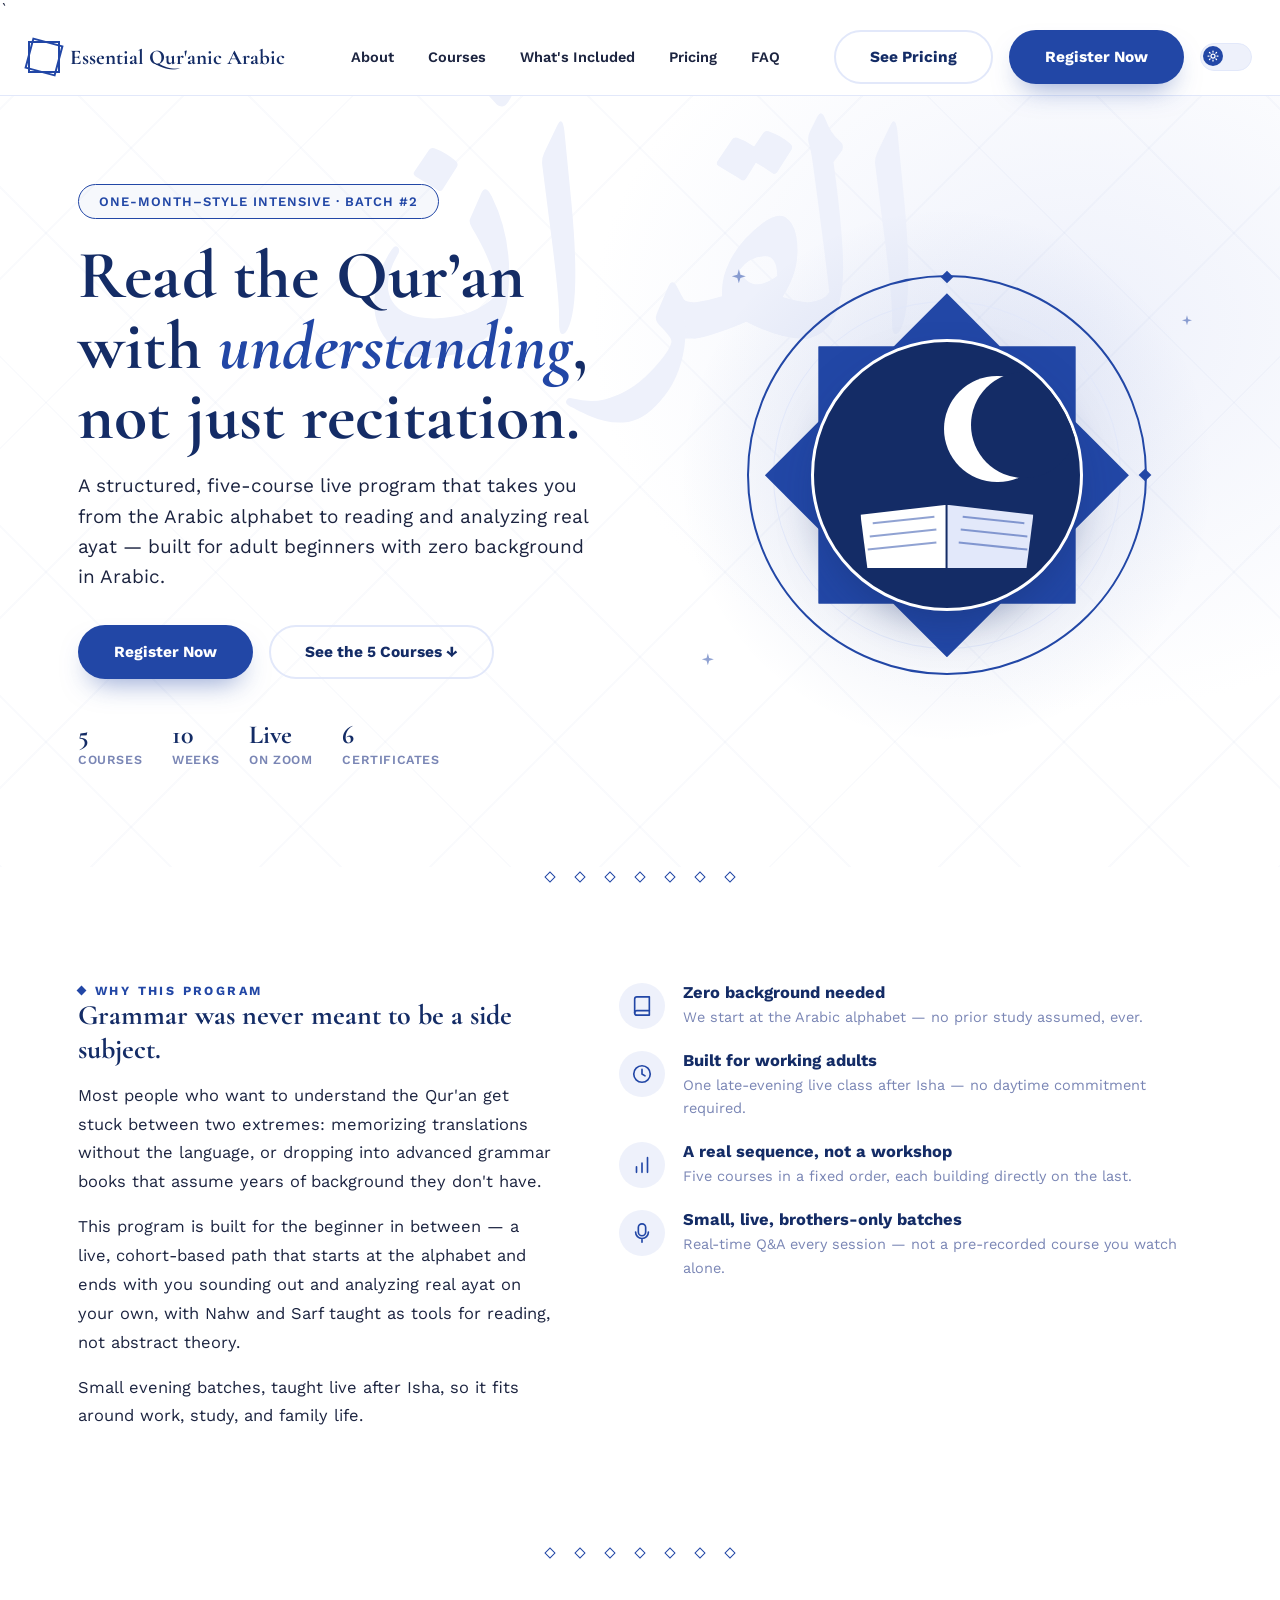
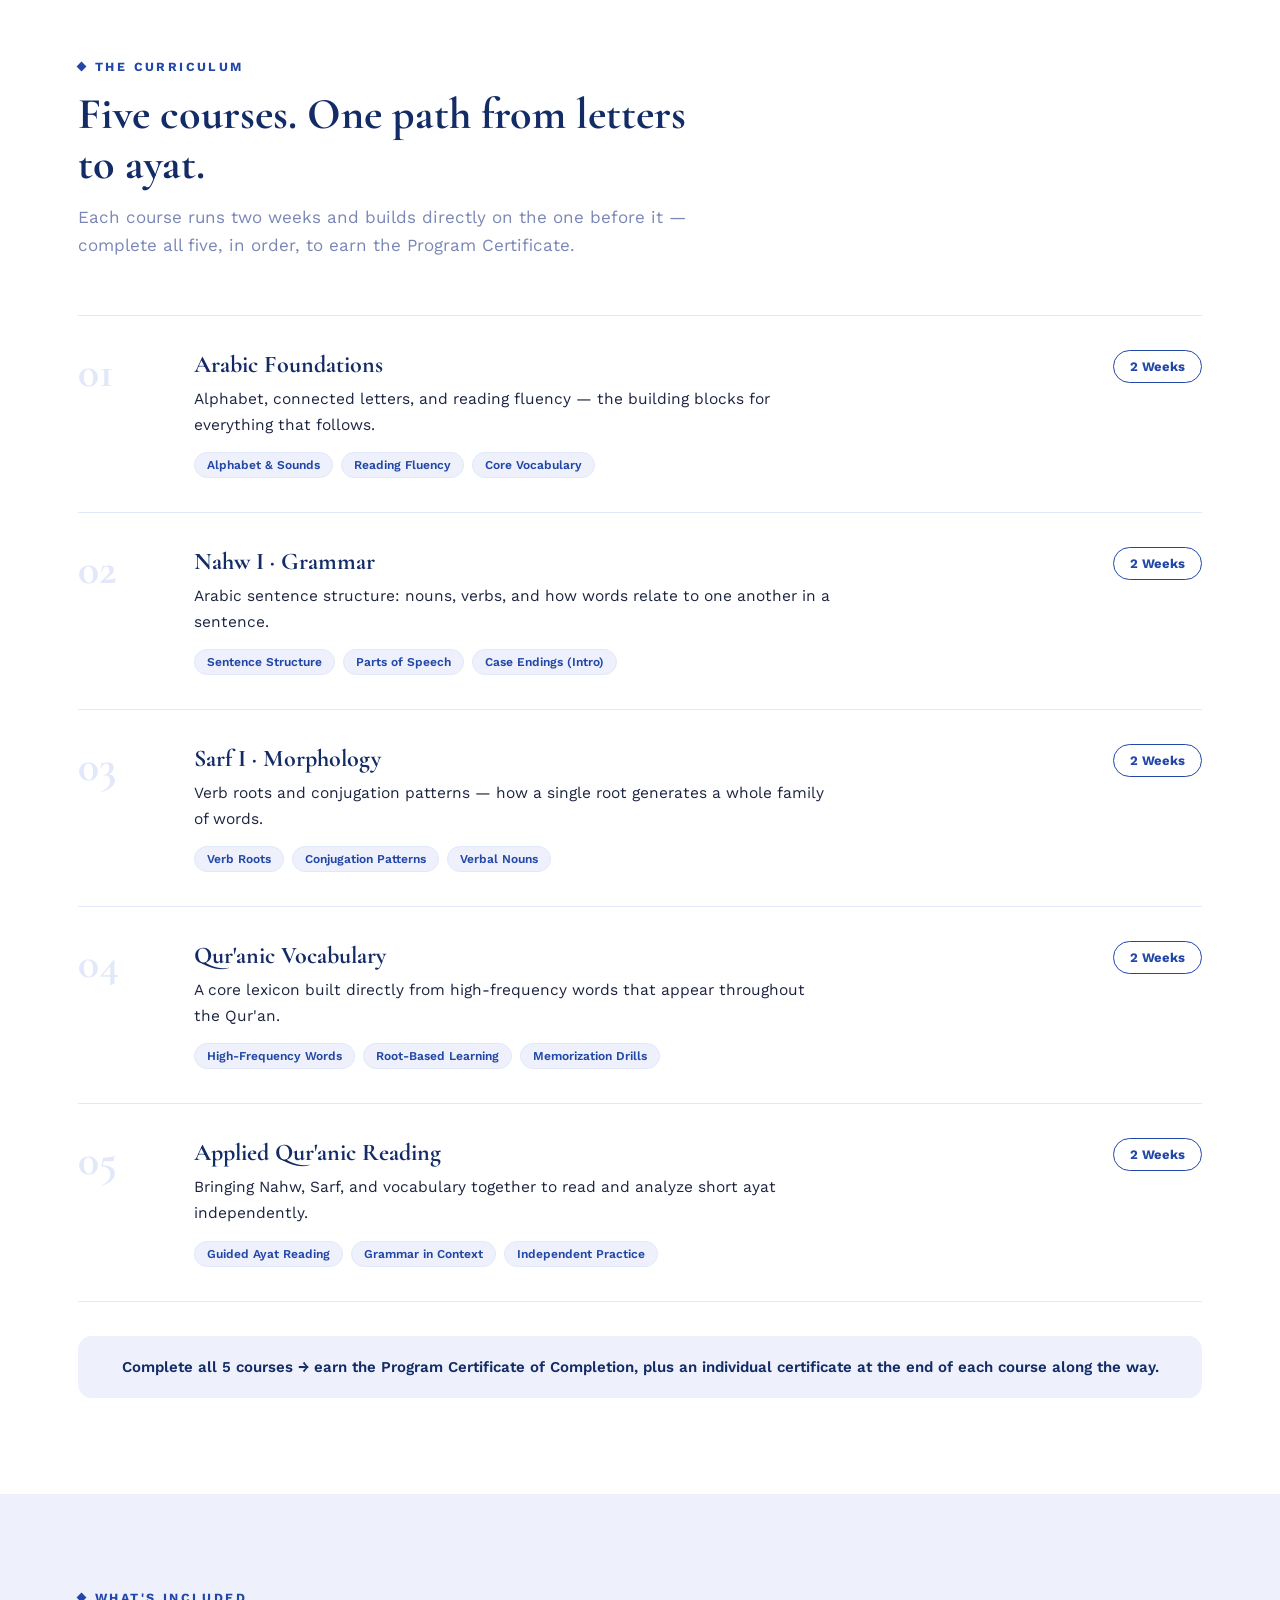
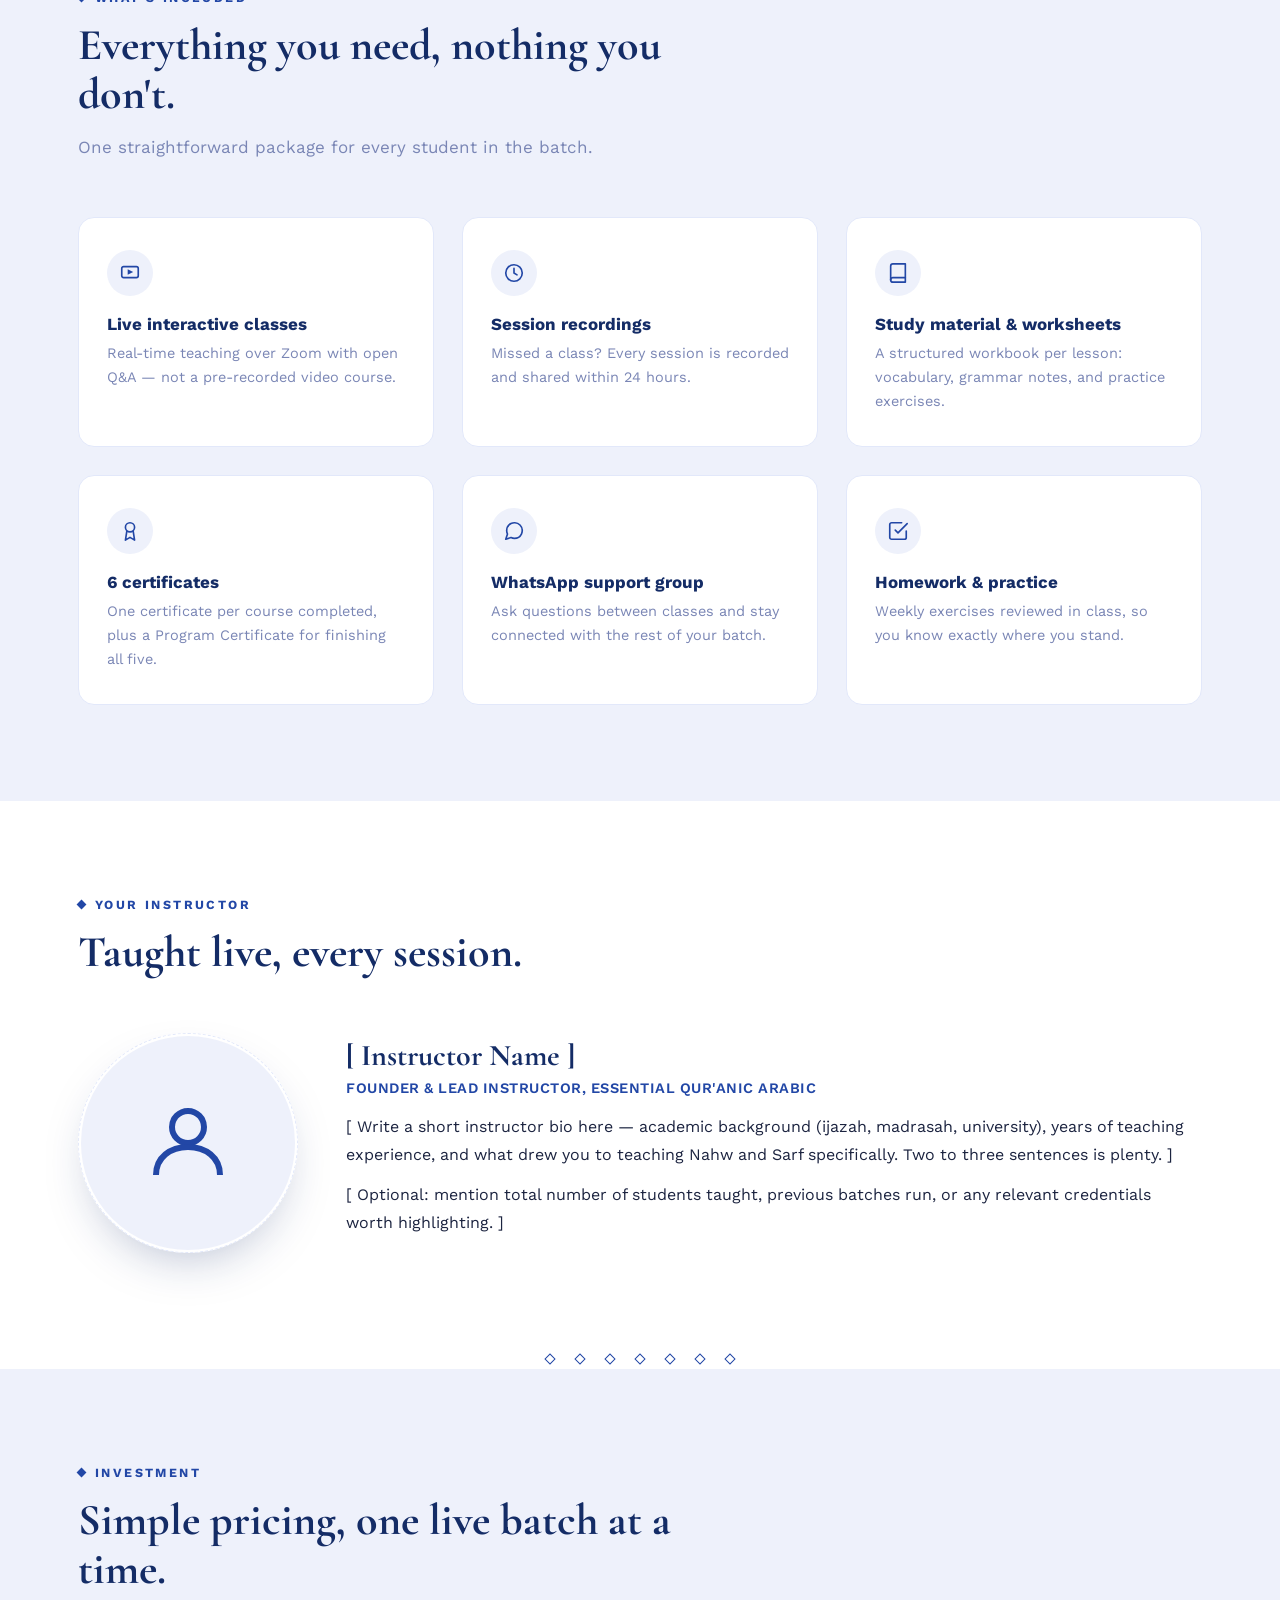
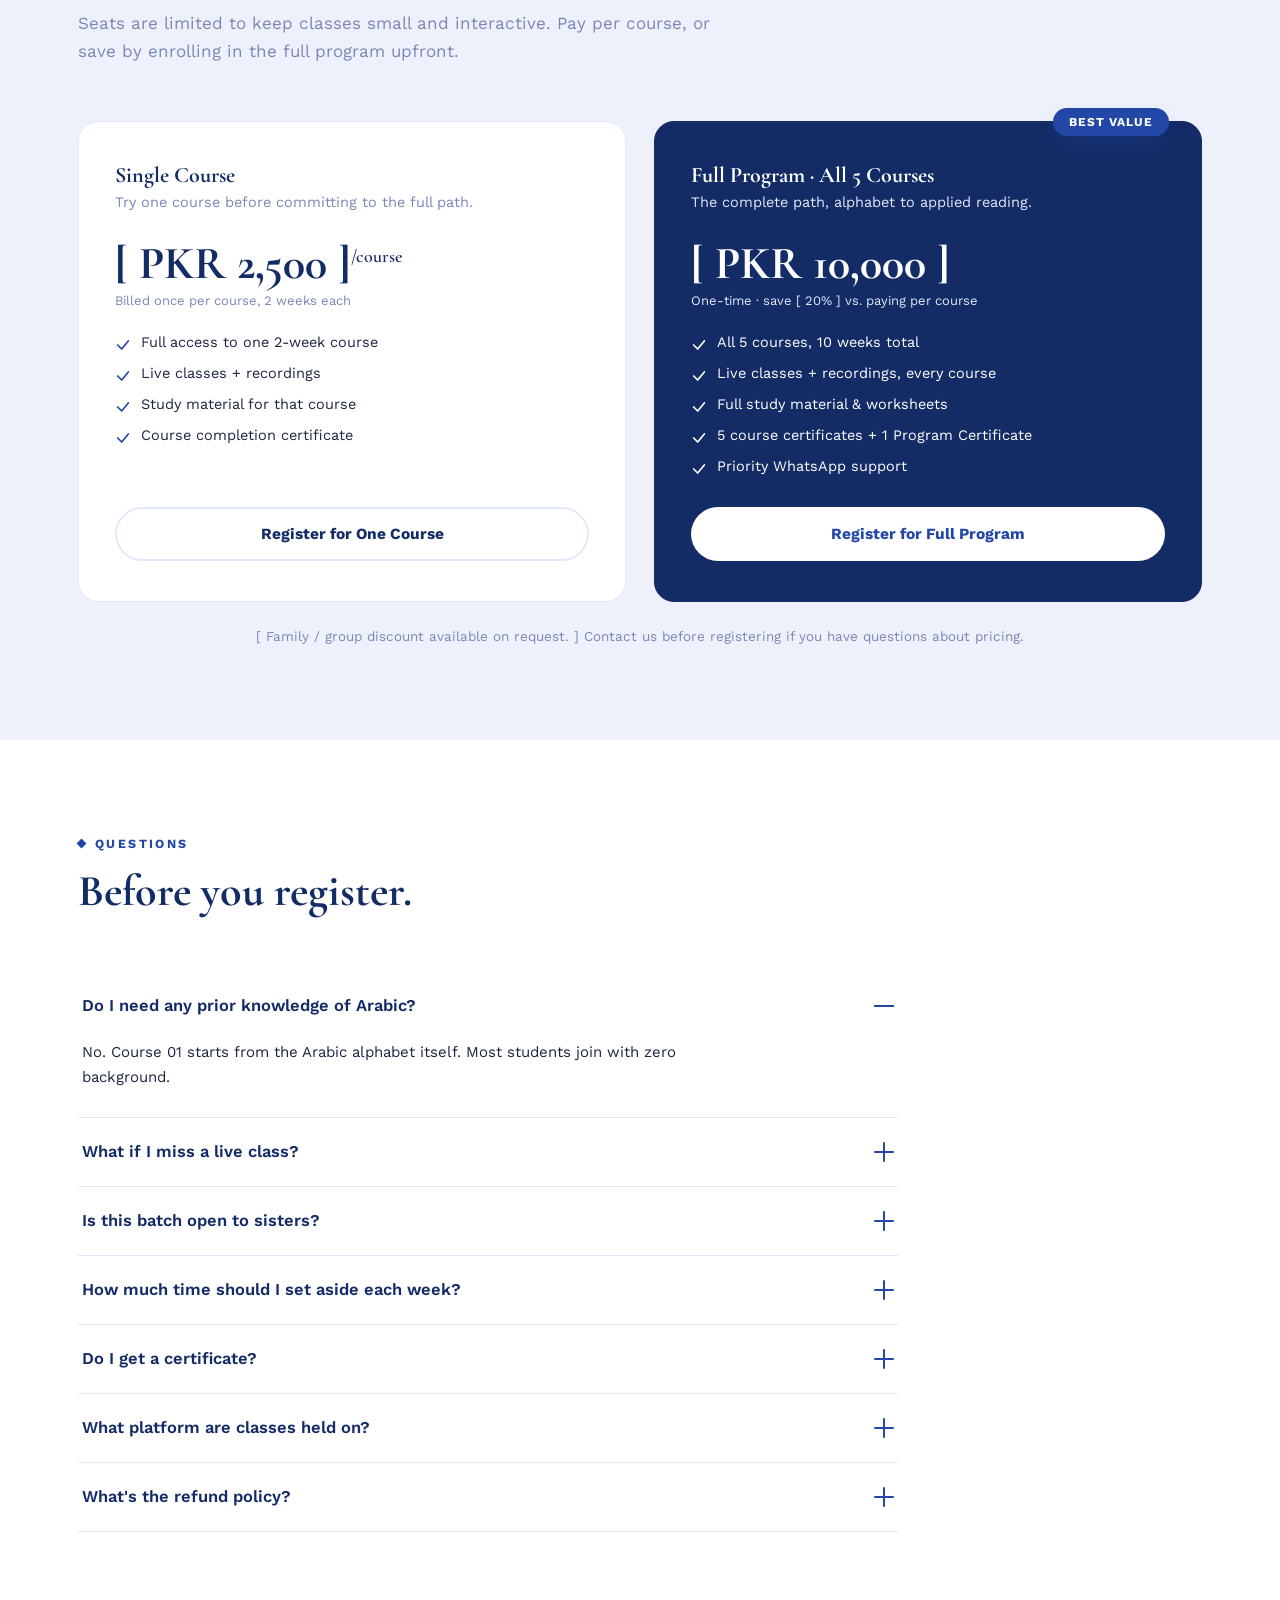
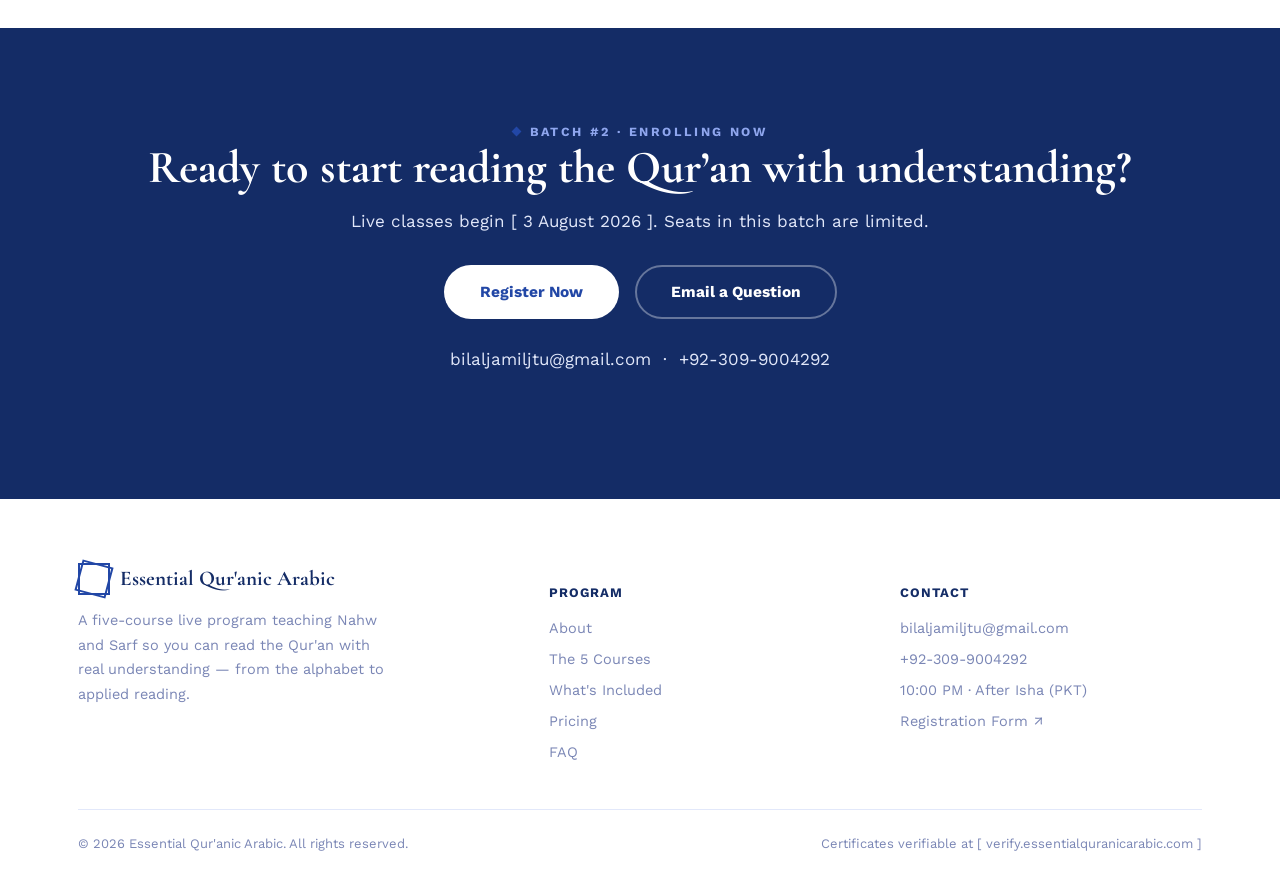
<file: Essentials.html>
`<!doctype html>
<html lang="en">
<head>
<meta charset="UTF-8">
<meta name="viewport" content="width=device-width, initial-scale=1">
<title>Essential Qur'anic Arabic — 5-Course Live Program</title>
<meta name="description" content="A structured, five-course live program that takes adult beginners from the Arabic alphabet to reading and understanding the Qur'an. Nahw, Sarf, vocabulary, and applied reading — 10 weeks, brothers only, evening classes.">
<style>
@import url('https://fonts.googleapis.com/css2?family=Cormorant+Garamond:ital,wght@0,500;0,600;0,700;1,500;1,600&family=Work+Sans:wght@400;500;600;700;800&family=Amiri:wght@700&display=swap');

:root{
  --blue:#2247A6;
  --blue-hover:#1B3688;
  --blue-deep:#142C66;
  --blue-tint:#EEF1FB;
  --blue-tint2:#E2E8FA;
  --ink:#1C2440;
  --muted:#7A86B5;
  --white:#FFFFFF;

  --bg:#FFFFFF;
  --bg-soft:#EEF1FB;
  --border:#E2E8FA;
  --card:#FFFFFF;
  --heading:#142C66;
  --watermark:#EEF1FB;
  --nav-bg:rgba(255,255,255,.88);
  --texture:rgba(34,71,166,.05);

  --serif:'Cormorant Garamond', serif;
  --sans:'Work Sans', sans-serif;
  --arabic:'Amiri', serif;
  --maxw:1180px;
}

:root[data-theme="dark"]{
  --blue:#5B82E0;
  --blue-hover:#7398EA;
  --ink:#D7D9E3;
  --muted:#8B90A3;

  --bg:#16181F;
  --bg-soft:#1C1F29;
  --border:#2C303C;
  --card:#1C1F29;
  --heading:#F4F6FB;
  --watermark:rgba(255,255,255,.03);
  --nav-bg:rgba(20,22,28,.85);
  --texture:rgba(91,130,224,.08);
}

*, *::before, *::after{ box-sizing:border-box; }
html{ scroll-behavior:smooth; }
body{
  margin:0;
  font-family:var(--sans);
  color:var(--ink);
  background:var(--bg);
  -webkit-font-smoothing:antialiased;
  transition:background-color .35s ease, color .35s ease;
}
img,svg{ display:block; max-width:100%; }
a{ color:inherit; text-decoration:none; }
ul{ list-style:none; margin:0; padding:0; }
h1,h2,h3,h4{ font-family:var(--serif); font-weight:700; color:var(--heading); margin:0; }
p{ margin:0; }
.wrap{ max-width:var(--maxw); margin:0 auto; padding:0 28px; }
:focus-visible{ outline:2.5px solid var(--blue); outline-offset:3px; }

@media (prefers-reduced-motion: reduce){
  *{ animation-duration:0.01ms !important; animation-iteration-count:1 !important; transition-duration:0.01ms !important; scroll-behavior:auto !important; }
}

/* ---------- reveal-on-scroll ---------- */
.reveal{ opacity:0; transform:translateY(22px); transition:opacity .7s ease, transform .7s ease; }
.reveal.in{ opacity:1; transform:none; }

/* ---------- eyebrow / section labels ---------- */
.eyebrow{
  display:inline-flex; align-items:center; gap:10px;
  font-family:var(--sans); font-weight:700; font-size:12.5px;
  letter-spacing:2.4px; text-transform:uppercase; color:var(--blue);
}
.eyebrow::before{ content:''; width:7px; height:7px; background:var(--blue); transform:rotate(45deg); flex:0 0 auto; }

/* ---------- diamond divider chain (brand motif) ---------- */
.chain{ display:flex; justify-content:center; gap:22px; padding:6px 0; opacity:.55; }
.chain span{ width:8px; height:8px; border:1.4px solid var(--blue); transform:rotate(45deg); flex:0 0 auto; }

/* ---------- buttons ---------- */
.btn{
  display:inline-flex; align-items:center; justify-content:center; gap:8px;
  font-family:var(--sans); font-weight:700; font-size:15.5px;
  padding:16px 34px; border-radius:999px; cursor:pointer;
  border:2px solid transparent; transition:transform .18s ease, box-shadow .18s ease, background .18s ease, color .18s ease;
  white-space:nowrap;
}
.btn-primary{ background:var(--blue); color:var(--white); box-shadow:0 14px 28px -12px rgba(34,71,166,.55); }
.btn-primary:hover{ background:var(--blue-hover); transform:translateY(-2px); box-shadow:0 18px 34px -12px rgba(34,71,166,.65); }
.btn-ghost{ background:transparent; color:var(--heading); border-color:var(--border); }
.btn-ghost:hover{ border-color:var(--blue); background:var(--bg-soft); }
.btn-light{ background:var(--white); color:var(--blue); }
.btn-light:hover{ transform:translateY(-2px); box-shadow:0 14px 28px -12px rgba(0,0,0,.25); }

/* ---------- Kaaba icon (brand mark) ---------- */
.brand-mark{ width:32px; height:32px; position:relative; flex:0 0 auto; }
.brand-mark .sq{ position:absolute; inset:0; border:2px solid var(--blue); }
.brand-mark .sq.r{ transform:rotate(105deg); }

/* ---------- theme toggle ---------- */
.theme-toggle{
  position:relative; width:52px; height:28px; border-radius:999px; flex:0 0 auto;
  background:var(--bg-soft); border:1.5px solid var(--border); cursor:pointer; padding:0;
}
.theme-toggle .knob{
  position:absolute; top:2px; left:2px; width:20px; height:20px; border-radius:50%;
  background:var(--blue); transition:transform .25s ease, background .25s ease;
  display:flex; align-items:center; justify-content:center;
}
.theme-toggle .knob svg{ width:12px; height:12px; color:var(--white); }
:root[data-theme="dark"] .theme-toggle .knob{ transform:translateX(24px); }
.theme-toggle .icon-moon{ display:none; }
:root[data-theme="dark"] .theme-toggle .icon-sun{ display:none; }
:root[data-theme="dark"] .theme-toggle .icon-moon{ display:block; }

/* ================= NAV ================= */
.nav{
  position:sticky; top:0; z-index:100;
  background:var(--nav-bg); backdrop-filter:blur(10px);
  border-bottom:1px solid var(--border);
  transition:background-color .35s ease, border-color .35s ease;
}
.nav-inner{ display:flex; align-items:center; justify-content:space-between; gap:28px; height:76px; }
.brand{ display:flex; align-items:center; gap:10px; font-family:var(--serif); font-weight:700; font-size:21px; color:var(--heading); white-space:nowrap; flex:0 0 auto; }
.nav-links{ display:flex; align-items:center; gap:34px; margin-left:12px; }
.nav-links a{ font-weight:600; font-size:14.5px; color:var(--ink); position:relative; padding:4px 0; }
.nav-links a::after{ content:''; position:absolute; left:0; right:100%; bottom:-2px; height:2px; background:var(--blue); transition:right .22s ease; }
.nav-links a:hover::after{ right:0; }
.nav-cta{ display:flex; align-items:center; gap:16px; }
.nav .wrap{ max-width:1320px; }
.nav-toggle{ display:none; }
.mobile-menu{ display:none; }

@media (max-width: 1120px){
  .nav-links{ display:none; }
  .nav-cta .btn-ghost{ display:none; }
  .nav-cta .btn-primary{ display:none; }
  .brand{ font-size:17px; }
  .brand-mark{ width:24px; height:24px; }
  .nav-toggle{
    display:flex; flex-direction:column; gap:5px; background:none; border:none; cursor:pointer; padding:8px;
  }
  .nav-toggle span{ width:22px; height:2px; background:var(--heading); }
  .mobile-menu{
    flex-direction:column; gap:2px; padding:10px 0 22px;
    border-top:1px solid var(--border);
  }
  .mobile-menu.open{ display:flex; }
  .mobile-menu a{ padding:12px 4px; font-weight:600; font-size:15px; border-bottom:1px solid var(--border); color:var(--ink); }
  .mobile-menu .btn{ margin-top:12px; width:100%; }
}

@media (max-width: 480px){
  .medallion-wrap{ height:250px; }
  .medallion{ width:220px; height:220px; }
  .nav-inner{ height:64px; }
}

/* ================= HERO ================= */
.hero{ position:relative; overflow:hidden; padding:88px 0 100px; }
.hero-bg{
  position:absolute; inset:0; z-index:-2;
  background:
    radial-gradient(ellipse 780px 620px at 84% 30%, var(--bg-soft) 0%, var(--bg) 62%),
    linear-gradient(180deg, var(--bg) 0%, var(--bg) 100%);
  transition:background-color .35s ease;
}
.hero-texture{
  position:absolute; inset:0; z-index:-1; opacity:.5;
  background-image:
    repeating-linear-gradient(45deg, var(--texture) 0 2px, transparent 2px 120px),
    repeating-linear-gradient(-45deg, var(--texture) 0 2px, transparent 2px 120px);
}
.hero-ar{
  position:absolute; top:2%; left:0; right:0; text-align:center; z-index:-1;
  font-family:var(--arabic); font-weight:700; font-size:min(24vw,300px);
  color:var(--watermark); user-select:none; pointer-events:none; line-height:1;
}
.hero-grid{ display:grid; grid-template-columns:1.05fr .95fr; gap:50px; align-items:center; }
.hero-pill{
  display:inline-flex; align-items:center; gap:10px; padding:9px 20px;
  border:1.5px solid var(--blue); border-radius:999px; background:rgba(34,71,166,.04);
  font-weight:600; font-size:13px; letter-spacing:1px; color:var(--blue); text-transform:uppercase;
}
.hero h1{ font-size:clamp(40px,5.6vw,68px); line-height:1.04; margin:22px 0 18px; letter-spacing:.2px; }
.hero h1 em{ font-style:italic; color:var(--blue); }
.hero-sub{ font-size:19px; line-height:1.6; color:var(--ink); max-width:520px; margin-bottom:32px; }
.hero-actions{ display:flex; gap:16px; flex-wrap:wrap; margin-bottom:40px; }
.hero-stats{ display:flex; gap:30px; flex-wrap:wrap; }
.hero-stats div{ display:flex; flex-direction:column; gap:2px; }
.hero-stats strong{ font-family:var(--serif); font-size:26px; color:var(--heading); }
.hero-stats span{ font-size:12.5px; color:var(--muted); font-weight:600; letter-spacing:.6px; text-transform:uppercase; }

/* ---- hero medallion (signature element) ---- */
.medallion-wrap{ position:relative; display:flex; align-items:center; justify-content:center; height:440px; }
.medallion{ position:relative; width:400px; height:400px; }
.med-glow{ position:absolute; inset:-70px; border-radius:50%; background:radial-gradient(circle, rgba(34,71,166,.14) 0%, rgba(34,71,166,0) 70%); }
.med-ring-outer{ position:absolute; inset:0; border-radius:50%; border:2.5px solid var(--blue); animation:spin 60s linear infinite; }
.med-ring-outer::before, .med-ring-outer::after{
  content:''; position:absolute; width:9px; height:9px; background:var(--blue); transform:translate(-50%,-50%) rotate(45deg);
}
.med-ring-outer::before{ top:0; left:50%; }
.med-ring-outer::after{ top:50%; left:100%; }
.med-ring-inner{ position:absolute; inset:26px; border-radius:50%; border:1.5px solid var(--border); }
.med-star{ position:absolute; inset:18px; }
.med-star .sq{ position:absolute; inset:0; background:var(--blue); clip-path:polygon(50% 0%,100% 50%,50% 100%,0% 50%); }
.med-star .sq.r2{ transform:rotate(45deg); }
.med-core{
  position:absolute; inset:64px; border-radius:50%; background:var(--blue-deep);
  border:3px solid var(--white); box-shadow:0 20px 45px -15px rgba(20,44,102,.5); overflow:hidden;
}
.crescent-outer{ position:absolute; width:40%; height:40%; border-radius:50%; background:var(--white); top:12.5%; left:49%; }
.crescent-cut{ position:absolute; width:40%; height:40%; border-radius:50%; background:var(--blue-deep); top:11%; left:59%; }
.med-book{ position:absolute; bottom:15%; left:50%; transform:translateX(-50%); width:65%; height:24%; }
.med-book .page{ position:absolute; top:0; width:50%; height:100%; background:var(--white); }
.med-book .page.left{ left:0; clip-path:polygon(100% 0%,100% 100%,8% 100%,0% 16%); }
.med-book .page.right{ right:0; background:var(--blue-tint2); clip-path:polygon(0% 0%,0% 100%,92% 100%,100% 16%); }
.med-book .spine{ position:absolute; left:50%; top:0; width:2px; height:100%; background:var(--blue-deep); transform:translateX(-50%); }
.med-book .ln{ position:absolute; height:1.6px; background:var(--blue); opacity:.5; }
@keyframes spin{ to{ transform:rotate(360deg); } }
.sparkle{ position:absolute; background:var(--blue); opacity:.5; clip-path:polygon(50% 0%,61% 39%,100% 50%,61% 61%,50% 100%,39% 61%,0% 50%,39% 39%); }

@media (max-width: 980px){
  .hero-grid{ grid-template-columns:1fr; }
  .medallion-wrap{ height:320px; order:-1; }
  .medallion{ width:280px; height:280px; }
  .med-book .ln{ display:none; }
  .hero{ padding:56px 0 70px; }
}

/* ================= SECTION SHELL ================= */
section{ padding:96px 0; }
.section-head{ max-width:640px; margin-bottom:56px; }
.section-head h2{ font-size:clamp(30px,3.6vw,44px); line-height:1.12; margin:16px 0 14px; }
.section-head p{ font-size:17px; line-height:1.65; color:var(--muted); }
.section-tint{ background:var(--bg-soft); transition:background-color .35s ease; }

/* ================= ABOUT / WHY ================= */
.about-grid{ display:grid; grid-template-columns:.9fr 1.1fr; gap:64px; align-items:start; }
.about-copy h3{ font-size:28px; margin-bottom:16px; }
.about-copy p{ color:var(--ink); font-size:16.5px; line-height:1.75; margin-bottom:16px; }
.feature-list{ display:grid; gap:22px; }
.feature{ display:flex; gap:18px; }
.feature-icon{
  flex:0 0 auto; width:46px; height:46px; border-radius:50%;
  background:var(--bg-soft); display:flex; align-items:center; justify-content:center;
}
.feature-icon svg{ width:22px; height:22px; }
.feature h4{ font-family:var(--sans); font-size:16.5px; font-weight:700; color:var(--heading); margin-bottom:4px; }
.feature p{ font-size:14.5px; color:var(--muted); line-height:1.6; }

@media (max-width:900px){ .about-grid{ grid-template-columns:1fr; gap:40px; } }

/* ================= COURSES ================= */
.course-list{ display:flex; flex-direction:column; border-top:1px solid var(--border); }
.course{
  display:grid; grid-template-columns:90px 1fr auto; gap:26px; align-items:start;
  padding:34px 0; border-bottom:1px solid var(--border);
}
.course-num{ font-family:var(--serif); font-weight:700; font-size:44px; color:var(--border); line-height:1; }
.course-body h3{ font-size:24px; margin-bottom:8px; }
.course-body p{ color:var(--ink); font-size:15.5px; line-height:1.65; max-width:640px; margin-bottom:14px; }
.tag-row{ display:flex; flex-wrap:wrap; gap:8px; }
.tag{ font-size:12px; font-weight:600; color:var(--blue); background:var(--bg-soft); border:1px solid var(--border); padding:5px 12px; border-radius:999px; }
.course-dur{ font-weight:700; font-size:13px; color:var(--blue); background:var(--card); border:1.5px solid var(--blue); padding:8px 16px; border-radius:999px; white-space:nowrap; height:fit-content; }
@media (max-width:700px){
  .course{ grid-template-columns:56px 1fr; }
  .course-num{ font-size:32px; }
  .course-dur{ grid-column:2; margin-top:8px; }
}
.course-note{
  margin-top:34px; text-align:center; padding:22px; border-radius:14px;
  background:var(--bg-soft); font-size:15px; color:var(--heading); font-weight:600;
}

/* ================= INCLUDES ================= */
.includes-grid{ display:grid; grid-template-columns:repeat(3,1fr); gap:28px; }
.include-card{
  padding:32px 28px; border:1px solid var(--border); border-radius:16px; background:var(--card);
  transition:transform .2s ease, box-shadow .2s ease, border-color .2s ease, background-color .35s ease;
}
.include-card:hover{ transform:translateY(-4px); box-shadow:0 24px 44px -24px rgba(20,44,102,.28); border-color:var(--border); }
.include-card .feature-icon{ margin-bottom:18px; }
.include-card h4{ font-family:var(--sans); font-size:17px; font-weight:700; color:var(--heading); margin-bottom:8px; }
.include-card p{ font-size:14.5px; color:var(--muted); line-height:1.65; }
@media (max-width:900px){ .includes-grid{ grid-template-columns:1fr 1fr; } }
@media (max-width:560px){ .includes-grid{ grid-template-columns:1fr; } }

/* ================= INSTRUCTOR ================= */
.instructor{ display:grid; grid-template-columns:220px 1fr; gap:48px; align-items:center; }
.instructor-photo{
  width:220px; height:220px; border-radius:50%; background:var(--bg-soft);
  border:3px solid var(--card); box-shadow:0 20px 50px -20px rgba(20,44,102,.35);
  display:flex; align-items:center; justify-content:center; position:relative; flex:0 0 auto;
}
.instructor-photo svg{ width:96px; height:96px; color:var(--blue); }
.instructor-photo::after{
  content:''; position:absolute; inset:-3px; border-radius:50%; border:1.5px dashed var(--border);
}
.instructor h3{ font-size:30px; margin-bottom:6px; }
.instructor .role{ color:var(--blue); font-weight:600; font-size:14.5px; letter-spacing:.5px; text-transform:uppercase; margin-bottom:16px; display:block; }
.instructor p{ font-size:16px; line-height:1.75; color:var(--ink); margin-bottom:12px; }
@media (max-width:760px){ .instructor{ grid-template-columns:1fr; text-align:center; } .instructor-photo{ margin:0 auto; } }

/* ================= PRICING ================= */
.pricing-grid{ display:grid; grid-template-columns:1fr 1fr; gap:28px; }
.price-card{
  position:relative; padding:40px 36px; border-radius:20px; border:1.5px solid var(--border);
  display:flex; flex-direction:column; background:var(--card);
  transition:background-color .35s ease, border-color .35s ease;
}
.price-card.featured{ background:var(--blue-deep); border-color:var(--blue-deep); color:var(--white); }
.price-card.featured h3, .price-card.featured .price-amt{ color:var(--white); }
.price-badge{
  position:absolute; top:-14px; right:32px; background:var(--blue); color:var(--white);
  font-size:12px; font-weight:700; letter-spacing:1px; text-transform:uppercase;
  padding:7px 16px; border-radius:999px; box-shadow:0 10px 20px -8px rgba(34,71,166,.5);
}
.price-card h3{ font-size:22px; margin-bottom:6px; }
.price-card .price-desc{ color:var(--muted); font-size:14.5px; margin-bottom:24px; }
.price-card.featured .price-desc{ color:var(--blue-tint2); }
.price-amt{ font-family:var(--serif); font-size:46px; font-weight:700; color:var(--heading); margin-bottom:2px; }
.price-amt sup{ font-size:18px; font-weight:600; }
.price-per{ font-size:13px; color:var(--muted); margin-bottom:26px; }
.price-card.featured .price-per{ color:var(--blue-tint2); }
.price-list{ display:flex; flex-direction:column; gap:12px; margin-bottom:30px; flex:1; }
.price-list li{ display:flex; gap:10px; font-size:14.5px; align-items:flex-start; }
.price-list svg{ width:16px; height:16px; flex:0 0 auto; margin-top:3px; color:var(--blue); }
.price-card.featured .price-list svg{ color:var(--white); }
.pricing-note{ text-align:center; margin-top:26px; font-size:13.5px; color:var(--muted); }
@media (max-width:760px){ .pricing-grid{ grid-template-columns:1fr; } }

/* ================= FAQ ================= */
.faq-list{ max-width:820px; }
.faq-item{ border-bottom:1px solid var(--border); }
.faq-item summary{
  cursor:pointer; list-style:none; display:flex; align-items:center; justify-content:space-between; gap:20px;
  padding:24px 4px; font-family:var(--sans); font-weight:600; font-size:16.5px; color:var(--heading);
}
.faq-item summary::-webkit-details-marker{ display:none; }
.faq-plus{ position:relative; width:20px; height:20px; flex:0 0 auto; }
.faq-plus::before, .faq-plus::after{ content:''; position:absolute; background:var(--blue); border-radius:2px; }
.faq-plus::before{ width:100%; height:2px; top:50%; left:0; transform:translateY(-50%); }
.faq-plus::after{ width:2px; height:100%; left:50%; top:0; transform:translateX(-50%); transition:transform .25s ease; }
.faq-item[open] .faq-plus::after{ transform:translateX(-50%) rotate(90deg); }
.faq-item p{ padding:0 4px 26px; font-size:15px; line-height:1.7; color:var(--ink); max-width:680px; }

/* ================= FINAL CTA ================= */
.cta-band{ background:var(--blue-deep); color:var(--white); text-align:center; position:relative; overflow:hidden; }
.cta-band .hero-ar{ color:rgba(255,255,255,.05); }
.cta-band h2{ color:var(--white); font-size:clamp(30px,4vw,46px); margin-bottom:16px; }
.cta-band p{ color:var(--blue-tint2); font-size:17px; margin-bottom:34px; }
.cta-actions{ display:flex; gap:16px; justify-content:center; flex-wrap:wrap; margin-bottom:30px; }
.cta-meta{ font-size:13.5px; color:var(--blue-tint2); }

/* ================= FOOTER ================= */
footer{ padding:64px 0 36px; }
.footer-grid{ display:grid; grid-template-columns:1.4fr 1fr 1fr; gap:48px; margin-bottom:48px; }
.footer-brand .brand{ margin-bottom:14px; }
.footer-brand p{ color:var(--muted); font-size:14.5px; line-height:1.7; max-width:320px; }
.footer-col h5{ font-size:13px; font-weight:700; letter-spacing:1px; text-transform:uppercase; color:var(--heading); margin-bottom:18px; }
.footer-col ul{ display:flex; flex-direction:column; gap:12px; }
.footer-col a, .footer-col span{ font-size:14.5px; color:var(--muted); }
.footer-col a:hover{ color:var(--blue); }
.footer-bottom{ border-top:1px solid var(--border); padding-top:26px; display:flex; justify-content:space-between; flex-wrap:wrap; gap:12px; font-size:13px; color:var(--muted); }
@media (max-width:800px){ .footer-grid{ grid-template-columns:1fr 1fr; } .footer-brand{ grid-column:1/-1; } }
</style>
</head>
<body>

<!-- ================= NAV ================= -->
<nav class="nav">
  <div class="wrap nav-inner">
    <a href="#" class="brand"><span class="brand-mark"><span class="sq"></span><span class="sq r"></span></span>Essential Qur'anic Arabic</a>
    <div class="nav-links">
      <a href="#about">About</a>
      <a href="#courses">Courses</a>
      <a href="#includes">What's Included</a>
      <a href="#pricing">Pricing</a>
      <a href="#faq">FAQ</a>
    </div>
    <div class="nav-cta">
      <a href="#pricing" class="btn btn-ghost">See Pricing</a>
      <a href="https://forms.gle/2UCA8MqqVZhwpC8a7" target="_blank" rel="noopener" class="btn btn-primary">Register Now</a>
      <button class="theme-toggle" id="themeToggle" aria-label="Toggle dark mode">
        <span class="knob">
          <svg class="icon-sun" viewBox="0 0 24 24" fill="none" stroke="currentColor" stroke-width="2.5" stroke-linecap="round"><circle cx="12" cy="12" r="4"/><path d="M12 2v2M12 20v2M4.9 4.9l1.4 1.4M17.7 17.7l1.4 1.4M2 12h2M20 12h2M4.9 19.1l1.4-1.4M17.7 6.3l1.4-1.4"/></svg>
          <svg class="icon-moon" viewBox="0 0 24 24" fill="none" stroke="currentColor" stroke-width="2.5" stroke-linecap="round" stroke-linejoin="round"><path d="M21 12.79A9 9 0 1 1 11.21 3 7 7 0 0 0 21 12.79z"/></svg>
        </span>
      </button>
      <button class="nav-toggle" id="navToggle" aria-label="Open menu" aria-expanded="false" aria-controls="mobileMenu"><span></span><span></span><span></span></button>
    </div>
  </div>
  <div class="wrap mobile-menu" id="mobileMenu">
    <a href="#about">About</a>
    <a href="#courses">Courses</a>
    <a href="#includes">What's Included</a>
    <a href="#pricing">Pricing</a>
    <a href="#faq">FAQ</a>
    <a href="https://forms.gle/2UCA8MqqVZhwpC8a7" target="_blank" rel="noopener" class="btn btn-primary">Register Now</a>
  </div>
</nav>

<!-- ================= HERO ================= -->
<header class="hero">
  <div class="hero-bg"></div>
  <div class="hero-texture"></div>
  <div class="hero-ar">القرآن</div>
  <div class="wrap hero-grid">
    <div>
      <span class="hero-pill">One-Month–Style Intensive &middot; Batch #2</span>
      <h1>Read the Qur’an with <em>understanding</em>, not just recitation.</h1>
      <p class="hero-sub">A structured, five-course live program that takes you from the Arabic alphabet to reading and analyzing real ayat &mdash; built for adult beginners with zero background in Arabic.</p>
      <div class="hero-actions">
        <a href="https://forms.gle/2UCA8MqqVZhwpC8a7" target="_blank" rel="noopener" class="btn btn-primary">Register Now</a>
        <a href="#courses" class="btn btn-ghost">See the 5 Courses ↓</a>
      </div>
      <div class="hero-stats">
        <div><strong>5</strong><span>Courses</span></div>
        <div><strong>10</strong><span>Weeks</span></div>
        <div><strong>Live</strong><span>On Zoom</span></div>
        <div><strong>6</strong><span>Certificates</span></div>
      </div>
    </div>
    <div class="medallion-wrap">
      <div class="sparkle" style="width:14px;height:14px; top:14px; left:40px;"></div>
      <div class="sparkle" style="width:10px;height:10px; top:60px; right:10px;"></div>
      <div class="sparkle" style="width:12px;height:12px; bottom:30px; left:10px;"></div>
      <div class="medallion">
        <div class="med-glow"></div>
        <div class="med-ring-outer"></div>
        <div class="med-ring-inner"></div>
        <div class="med-star"><div class="sq"></div><div class="sq r2"></div></div>
        <div class="med-core">
          <div class="crescent-outer"></div>
          <div class="crescent-cut"></div>
          <div class="med-book">
            <div class="page left"></div>
            <div class="page right"></div>
            <div class="spine"></div>
            <div class="ln" style="top:14px;left:12px;width:62px;transform:rotate(-6deg);"></div>
            <div class="ln" style="top:27px;left:9px;width:67px;transform:rotate(-6deg);"></div>
            <div class="ln" style="top:40px;left:7px;width:69px;transform:rotate(-6deg);"></div>
            <div class="ln" style="top:14px;left:102px;width:62px;transform:rotate(6deg);"></div>
            <div class="ln" style="top:27px;left:100px;width:67px;transform:rotate(6deg);"></div>
            <div class="ln" style="top:40px;left:98px;width:69px;transform:rotate(6deg);"></div>
          </div>
        </div>
      </div>
    </div>
  </div>
</header>

<div class="chain reveal">
  <span></span><span></span><span></span><span></span><span></span><span></span><span></span>
</div>

<!-- ================= ABOUT ================= -->
<section id="about">
  <div class="wrap">
    <div class="about-grid">
      <div class="about-copy reveal">
        <span class="eyebrow">Why This Program</span>
        <h3>Grammar was never meant to be a side subject.</h3>
        <p>Most people who want to understand the Qur'an get stuck between two extremes: memorizing translations without the language, or dropping into advanced grammar books that assume years of background they don't have.</p>
        <p>This program is built for the beginner in between &mdash; a live, cohort-based path that starts at the alphabet and ends with you sounding out and analyzing real ayat on your own, with Nahw and Sarf taught as tools for reading, not abstract theory.</p>
        <p>Small evening batches, taught live after Isha, so it fits around work, study, and family life.</p>
      </div>
      <div class="feature-list reveal">
        <div class="feature">
          <div class="feature-icon"><svg viewBox="0 0 24 24" fill="none" stroke="#2247A6" stroke-width="1.8" stroke-linecap="round" stroke-linejoin="round"><path d="M4 19.5A2.5 2.5 0 0 1 6.5 17H20"/><path d="M6.5 2H20v20H6.5A2.5 2.5 0 0 1 4 19.5v-15A2.5 2.5 0 0 1 6.5 2z"/></svg></div>
          <div><h4>Zero background needed</h4><p>We start at the Arabic alphabet &mdash; no prior study assumed, ever.</p></div>
        </div>
        <div class="feature">
          <div class="feature-icon"><svg viewBox="0 0 24 24" fill="none" stroke="#2247A6" stroke-width="1.8" stroke-linecap="round" stroke-linejoin="round"><circle cx="12" cy="12" r="9"/><path d="M12 7v5l3.3 2"/></svg></div>
          <div><h4>Built for working adults</h4><p>One late-evening live class after Isha &mdash; no daytime commitment required.</p></div>
        </div>
        <div class="feature">
          <div class="feature-icon"><svg viewBox="0 0 24 24" fill="none" stroke="#2247A6" stroke-width="1.8" stroke-linecap="round" stroke-linejoin="round"><path d="M12 20V10M18 20V4M6 20v-6"/></svg></div>
          <div><h4>A real sequence, not a workshop</h4><p>Five courses in a fixed order, each building directly on the last.</p></div>
        </div>
        <div class="feature">
          <div class="feature-icon"><svg viewBox="0 0 24 24" fill="none" stroke="#2247A6" stroke-width="1.8" stroke-linecap="round" stroke-linejoin="round"><path d="M12 15a4 4 0 0 0 4-4V6a4 4 0 1 0-8 0v5a4 4 0 0 0 4 4z"/><path d="M19 11a7 7 0 0 1-14 0M12 19v3"/></svg></div>
          <div><h4>Small, live, brothers-only batches</h4><p>Real-time Q&amp;A every session &mdash; not a pre-recorded course you watch alone.</p></div>
        </div>
      </div>
    </div>
  </div>
</section>

<div class="chain reveal">
  <span></span><span></span><span></span><span></span><span></span><span></span><span></span>
</div>

<!-- ================= COURSES ================= -->
<section id="courses">
  <div class="wrap">
    <div class="section-head reveal">
      <span class="eyebrow">The Curriculum</span>
      <h2>Five courses. One path from letters to ayat.</h2>
      <p>Each course runs two weeks and builds directly on the one before it &mdash; complete all five, in order, to earn the Program Certificate.</p>
    </div>

    <div class="course-list">
      <div class="course reveal">
        <div class="course-num">01</div>
        <div class="course-body">
          <h3>Arabic Foundations</h3>
          <p>Alphabet, connected letters, and reading fluency &mdash; the building blocks for everything that follows.</p>
          <div class="tag-row"><span class="tag">Alphabet &amp; Sounds</span><span class="tag">Reading Fluency</span><span class="tag">Core Vocabulary</span></div>
        </div>
        <div class="course-dur">2 Weeks</div>
      </div>

      <div class="course reveal">
        <div class="course-num">02</div>
        <div class="course-body">
          <h3>Nahw I &middot; Grammar</h3>
          <p>Arabic sentence structure: nouns, verbs, and how words relate to one another in a sentence.</p>
          <div class="tag-row"><span class="tag">Sentence Structure</span><span class="tag">Parts of Speech</span><span class="tag">Case Endings (Intro)</span></div>
        </div>
        <div class="course-dur">2 Weeks</div>
      </div>

      <div class="course reveal">
        <div class="course-num">03</div>
        <div class="course-body">
          <h3>Sarf I &middot; Morphology</h3>
          <p>Verb roots and conjugation patterns &mdash; how a single root generates a whole family of words.</p>
          <div class="tag-row"><span class="tag">Verb Roots</span><span class="tag">Conjugation Patterns</span><span class="tag">Verbal Nouns</span></div>
        </div>
        <div class="course-dur">2 Weeks</div>
      </div>

      <div class="course reveal">
        <div class="course-num">04</div>
        <div class="course-body">
          <h3>Qur'anic Vocabulary</h3>
          <p>A core lexicon built directly from high-frequency words that appear throughout the Qur'an.</p>
          <div class="tag-row"><span class="tag">High-Frequency Words</span><span class="tag">Root-Based Learning</span><span class="tag">Memorization Drills</span></div>
        </div>
        <div class="course-dur">2 Weeks</div>
      </div>

      <div class="course reveal">
        <div class="course-num">05</div>
        <div class="course-body">
          <h3>Applied Qur'anic Reading</h3>
          <p>Bringing Nahw, Sarf, and vocabulary together to read and analyze short ayat independently.</p>
          <div class="tag-row"><span class="tag">Guided Ayat Reading</span><span class="tag">Grammar in Context</span><span class="tag">Independent Practice</span></div>
        </div>
        <div class="course-dur">2 Weeks</div>
      </div>
    </div>

    <div class="course-note reveal">Complete all 5 courses &rarr; earn the Program Certificate of Completion, plus an individual certificate at the end of each course along the way.</div>
  </div>
</section>

<!-- ================= WHAT'S INCLUDED ================= -->
<section id="includes" class="section-tint">
  <div class="wrap">
    <div class="section-head reveal">
      <span class="eyebrow">What's Included</span>
      <h2>Everything you need, nothing you don't.</h2>
      <p>One straightforward package for every student in the batch.</p>
    </div>
    <div class="includes-grid">
      <div class="include-card reveal">
        <div class="feature-icon"><svg viewBox="0 0 24 24" fill="none" stroke="#2247A6" stroke-width="1.8" stroke-linecap="round" stroke-linejoin="round"><rect x="3" y="5" width="18" height="12" rx="2"/><path d="M9.5 14V8l6 3-6 3z" fill="#2247A6" stroke="none"/></svg></div>
        <h4>Live interactive classes</h4>
        <p>Real-time teaching over Zoom with open Q&amp;A &mdash; not a pre-recorded video course.</p>
      </div>
      <div class="include-card reveal">
        <div class="feature-icon"><svg viewBox="0 0 24 24" fill="none" stroke="#2247A6" stroke-width="1.8" stroke-linecap="round" stroke-linejoin="round"><circle cx="12" cy="12" r="9"/><path d="M12 7v5l3.3 2"/></svg></div>
        <h4>Session recordings</h4>
        <p>Missed a class? Every session is recorded and shared within 24 hours.</p>
      </div>
      <div class="include-card reveal">
        <div class="feature-icon"><svg viewBox="0 0 24 24" fill="none" stroke="#2247A6" stroke-width="1.8" stroke-linecap="round" stroke-linejoin="round"><path d="M4 19.5A2.5 2.5 0 0 1 6.5 17H20"/><path d="M6.5 2H20v20H6.5A2.5 2.5 0 0 1 4 19.5v-15A2.5 2.5 0 0 1 6.5 2z"/></svg></div>
        <h4>Study material &amp; worksheets</h4>
        <p>A structured workbook per lesson: vocabulary, grammar notes, and practice exercises.</p>
      </div>
      <div class="include-card reveal">
        <div class="feature-icon"><svg viewBox="0 0 24 24" fill="none" stroke="#2247A6" stroke-width="1.8" stroke-linecap="round" stroke-linejoin="round"><circle cx="12" cy="8" r="5"/><path d="M8.5 12.5 7 22l5-3 5 3-1.5-9.5"/></svg></div>
        <h4>6 certificates</h4>
        <p>One certificate per course completed, plus a Program Certificate for finishing all five.</p>
      </div>
      <div class="include-card reveal">
        <div class="feature-icon"><svg viewBox="0 0 24 24" fill="none" stroke="#2247A6" stroke-width="1.8" stroke-linecap="round" stroke-linejoin="round"><path d="M21 11.5a8.38 8.38 0 0 1-.9 3.8 8.5 8.5 0 0 1-7.6 4.7 8.38 8.38 0 0 1-3.8-.9L3 21l1.9-5.7a8.38 8.38 0 0 1-.9-3.8 8.5 8.5 0 0 1 4.7-7.6 8.38 8.38 0 0 1 3.8-.9h.5a8.48 8.48 0 0 1 8 8v.5z"/></svg></div>
        <h4>WhatsApp support group</h4>
        <p>Ask questions between classes and stay connected with the rest of your batch.</p>
      </div>
      <div class="include-card reveal">
        <div class="feature-icon"><svg viewBox="0 0 24 24" fill="none" stroke="#2247A6" stroke-width="1.8" stroke-linecap="round" stroke-linejoin="round"><path d="M9 11l3 3L22 4"/><path d="M21 12v7a2 2 0 0 1-2 2H5a2 2 0 0 1-2-2V5a2 2 0 0 1 2-2h11"/></svg></div>
        <h4>Homework &amp; practice</h4>
        <p>Weekly exercises reviewed in class, so you know exactly where you stand.</p>
      </div>
    </div>
  </div>
</section>

<!-- ================= INSTRUCTOR ================= -->
<section id="instructor">
  <div class="wrap">
    <div class="section-head reveal">
      <span class="eyebrow">Your Instructor</span>
      <h2>Taught live, every session.</h2>
    </div>
    <div class="instructor reveal">
      <div class="instructor-photo">
        <svg viewBox="0 0 24 24" fill="none" stroke="currentColor" stroke-width="1.5"><circle cx="12" cy="8" r="4"/><path d="M4 20c0-4.4 3.6-7 8-7s8 2.6 8 7"/></svg>
      </div>
      <div>
        <h3>[ Instructor Name ]</h3>
        <span class="role">Founder &amp; Lead Instructor, Essential Qur'anic Arabic</span>
        <p>[ Write a short instructor bio here &mdash; academic background (ijazah, madrasah, university), years of teaching experience, and what drew you to teaching Nahw and Sarf specifically. Two to three sentences is plenty. ]</p>
        <p>[ Optional: mention total number of students taught, previous batches run, or any relevant credentials worth highlighting. ]</p>
      </div>
    </div>
  </div>
</section>

<div class="chain reveal">
  <span></span><span></span><span></span><span></span><span></span><span></span><span></span>
</div>

<!-- ================= PRICING ================= -->
<section id="pricing" class="section-tint">
  <div class="wrap">
    <div class="section-head reveal">
      <span class="eyebrow">Investment</span>
      <h2>Simple pricing, one live batch at a time.</h2>
      <p>Seats are limited to keep classes small and interactive. Pay per course, or save by enrolling in the full program upfront.</p>
    </div>

    <div class="pricing-grid">
      <div class="price-card reveal">
        <h3>Single Course</h3>
        <p class="price-desc">Try one course before committing to the full path.</p>
        <div class="price-amt">[ PKR 2,500 ]<sup>/course</sup></div>
        <p class="price-per">Billed once per course, 2 weeks each</p>
        <ul class="price-list">
          <li><svg viewBox="0 0 24 24" fill="none" stroke="currentColor" stroke-width="2.5" stroke-linecap="round" stroke-linejoin="round"><polyline points="4 12 10 18 20 6"/></svg>Full access to one 2-week course</li>
          <li><svg viewBox="0 0 24 24" fill="none" stroke="currentColor" stroke-width="2.5" stroke-linecap="round" stroke-linejoin="round"><polyline points="4 12 10 18 20 6"/></svg>Live classes + recordings</li>
          <li><svg viewBox="0 0 24 24" fill="none" stroke="currentColor" stroke-width="2.5" stroke-linecap="round" stroke-linejoin="round"><polyline points="4 12 10 18 20 6"/></svg>Study material for that course</li>
          <li><svg viewBox="0 0 24 24" fill="none" stroke="currentColor" stroke-width="2.5" stroke-linecap="round" stroke-linejoin="round"><polyline points="4 12 10 18 20 6"/></svg>Course completion certificate</li>
        </ul>
        <a href="https://forms.gle/2UCA8MqqVZhwpC8a7" target="_blank" rel="noopener" class="btn btn-ghost">Register for One Course</a>
      </div>

      <div class="price-card featured reveal">
        <span class="price-badge">Best Value</span>
        <h3>Full Program &middot; All 5 Courses</h3>
        <p class="price-desc">The complete path, alphabet to applied reading.</p>
        <div class="price-amt">[ PKR 10,000 ]</div>
        <p class="price-per">One-time &middot; save [ 20% ] vs. paying per course</p>
        <ul class="price-list">
          <li><svg viewBox="0 0 24 24" fill="none" stroke="currentColor" stroke-width="2.5" stroke-linecap="round" stroke-linejoin="round"><polyline points="4 12 10 18 20 6"/></svg>All 5 courses, 10 weeks total</li>
          <li><svg viewBox="0 0 24 24" fill="none" stroke="currentColor" stroke-width="2.5" stroke-linecap="round" stroke-linejoin="round"><polyline points="4 12 10 18 20 6"/></svg>Live classes + recordings, every course</li>
          <li><svg viewBox="0 0 24 24" fill="none" stroke="currentColor" stroke-width="2.5" stroke-linecap="round" stroke-linejoin="round"><polyline points="4 12 10 18 20 6"/></svg>Full study material &amp; worksheets</li>
          <li><svg viewBox="0 0 24 24" fill="none" stroke="currentColor" stroke-width="2.5" stroke-linecap="round" stroke-linejoin="round"><polyline points="4 12 10 18 20 6"/></svg>5 course certificates + 1 Program Certificate</li>
          <li><svg viewBox="0 0 24 24" fill="none" stroke="currentColor" stroke-width="2.5" stroke-linecap="round" stroke-linejoin="round"><polyline points="4 12 10 18 20 6"/></svg>Priority WhatsApp support</li>
        </ul>
        <a href="https://forms.gle/2UCA8MqqVZhwpC8a7" target="_blank" rel="noopener" class="btn btn-light">Register for Full Program</a>
      </div>
    </div>
    <p class="pricing-note reveal">[ Family / group discount available on request. ] Contact us before registering if you have questions about pricing.</p>
  </div>
</section>

<!-- ================= FAQ ================= -->
<section id="faq">
  <div class="wrap">
    <div class="section-head reveal">
      <span class="eyebrow">Questions</span>
      <h2>Before you register.</h2>
    </div>
    <div class="faq-list reveal">
      <details class="faq-item" open>
        <summary>Do I need any prior knowledge of Arabic?<span class="faq-plus"></span></summary>
        <p>No. Course 01 starts from the Arabic alphabet itself. Most students join with zero background.</p>
      </details>
      <details class="faq-item">
        <summary>What if I miss a live class?<span class="faq-plus"></span></summary>
        <p>Every session is recorded and shared in the batch WhatsApp group within 24 hours, so you never fall behind because of a missed class.</p>
      </details>
      <details class="faq-item">
        <summary>Is this batch open to sisters?<span class="faq-plus"></span></summary>
        <p>This batch is brothers only. [ Add a note here if a sisters' batch is available or planned. ]</p>
      </details>
      <details class="faq-item">
        <summary>How much time should I set aside each week?<span class="faq-plus"></span></summary>
        <p>Plan for one live class plus roughly [ 2–3 hours ] of homework and review per week &mdash; more if you want to move faster than the pace of the group.</p>
      </details>
      <details class="faq-item">
        <summary>Do I get a certificate?<span class="faq-plus"></span></summary>
        <p>Yes &mdash; a certificate for each of the 5 courses you complete, plus a separate Program Certificate once all five are finished.</p>
      </details>
      <details class="faq-item">
        <summary>What platform are classes held on?<span class="faq-plus"></span></summary>
        <p>Live, interactive classes on Zoom at 10:00 PM (After Isha, Pakistan Standard Time). A link is shared in the WhatsApp group before each session.</p>
      </details>
      <details class="faq-item">
        <summary>What's the refund policy?<span class="faq-plus"></span></summary>
        <p>[ Add your refund / cancellation policy here — e.g. full refund before the second class, no refund after. ]</p>
      </details>
    </div>
  </div>
</section>

<!-- ================= FINAL CTA ================= -->
<section class="cta-band">
  <div class="hero-ar">القرآن</div>
  <div class="wrap">
    <span class="eyebrow" style="color:#8FA6EE;">Batch #2 &middot; Enrolling Now</span>
    <h2>Ready to start reading the Qur’an with understanding?</h2>
    <p>Live classes begin [ 3 August 2026 ]. Seats in this batch are limited.</p>
    <div class="cta-actions">
      <a href="https://forms.gle/2UCA8MqqVZhwpC8a7" target="_blank" rel="noopener" class="btn btn-light">Register Now</a>
      <a href="mailto:bilaljamiljtu@gmail.com" class="btn btn-ghost" style="border-color:rgba(255,255,255,.35); color:#fff;">Email a Question</a>
    </div>
    <p class="cta-meta">bilaljamiljtu@gmail.com &nbsp;&middot;&nbsp; +92‑309‑9004292</p>
  </div>
</section>

<!-- ================= FOOTER ================= -->
<footer>
  <div class="wrap">
    <div class="footer-grid">
      <div class="footer-brand reveal">
        <a href="#" class="brand"><span class="brand-mark"><span class="sq"></span><span class="sq r"></span></span>Essential Qur'anic Arabic</a>
        <p>A five-course live program teaching Nahw and Sarf so you can read the Qur'an with real understanding &mdash; from the alphabet to applied reading.</p>
      </div>
      <div class="footer-col reveal">
        <h5>Program</h5>
        <ul>
          <li><a href="#about">About</a></li>
          <li><a href="#courses">The 5 Courses</a></li>
          <li><a href="#includes">What's Included</a></li>
          <li><a href="#pricing">Pricing</a></li>
          <li><a href="#faq">FAQ</a></li>
        </ul>
      </div>
      <div class="footer-col reveal">
        <h5>Contact</h5>
        <ul>
          <li><a href="mailto:bilaljamiljtu@gmail.com">bilaljamiljtu@gmail.com</a></li>
          <li><a href="tel:+923099004292">+92-309-9004292</a></li>
          <li><span>10:00 PM &middot; After Isha (PKT)</span></li>
          <li><a href="https://forms.gle/2UCA8MqqVZhwpC8a7" target="_blank" rel="noopener">Registration Form ↗</a></li>
        </ul>
      </div>
    </div>
    <div class="footer-bottom">
      <span>&copy; <span id="year"></span> Essential Qur'anic Arabic. All rights reserved.</span>
      <span>Certificates verifiable at [ verify.essentialquranicarabic.com ]</span>
    </div>
  </div>
</footer>

<script>
  // theme toggle (dark / light)
  (function(){
    var root = document.documentElement;
    var btn = document.getElementById('themeToggle');
    var saved = localStorage.getItem('eqa-theme');
    var prefersDark = window.matchMedia('(prefers-color-scheme: dark)').matches;
    setTheme(saved || (prefersDark ? 'dark' : 'light'));
    btn.addEventListener('click', function(){
      setTheme(root.getAttribute('data-theme') === 'dark' ? 'light' : 'dark');
    });
    function setTheme(t){
      root.setAttribute('data-theme', t);
      localStorage.setItem('eqa-theme', t);
      btn.setAttribute('aria-pressed', t === 'dark' ? 'true' : 'false');
    }
  })();

  // mobile menu toggle
  var toggle = document.getElementById('navToggle');
  var menu = document.getElementById('mobileMenu');
  toggle.addEventListener('click', function(){
    var open = menu.classList.toggle('open');
    toggle.setAttribute('aria-expanded', open ? 'true' : 'false');
  });
  menu.querySelectorAll('a').forEach(function(a){
    a.addEventListener('click', function(){ menu.classList.remove('open'); toggle.setAttribute('aria-expanded','false'); });
  });

  // footer year
  document.getElementById('year').textContent = new Date().getFullYear();

  // scroll reveal
  var els = document.querySelectorAll('.reveal');
  if('IntersectionObserver' in window){
    var io = new IntersectionObserver(function(entries){
      entries.forEach(function(e){
        if(e.isIntersecting){ e.target.classList.add('in'); io.unobserve(e.target); }
      });
    }, { threshold:0.12, rootMargin:'0px 0px -60px 0px' });
    els.forEach(function(el){ io.observe(el); });
  } else {
    els.forEach(function(el){ el.classList.add('in'); });
  }
</script>
</body>
</html>
</file>
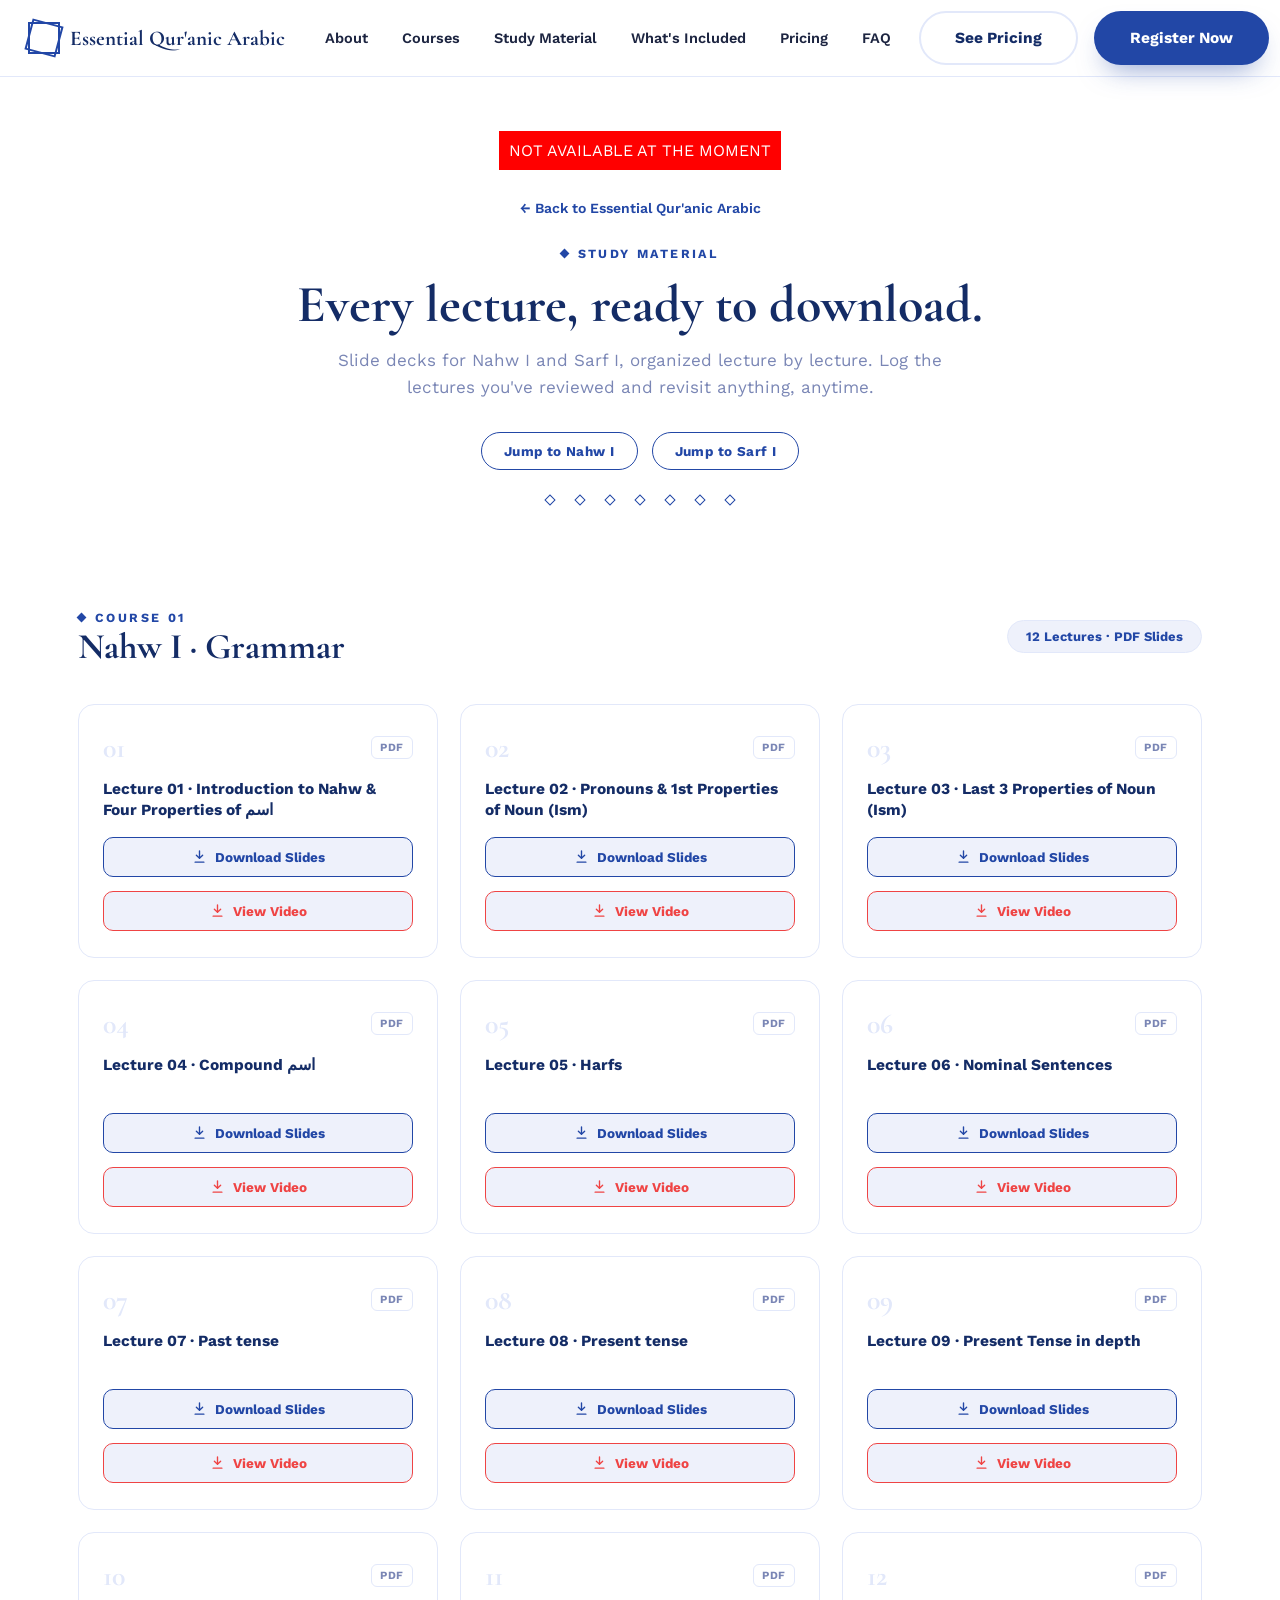
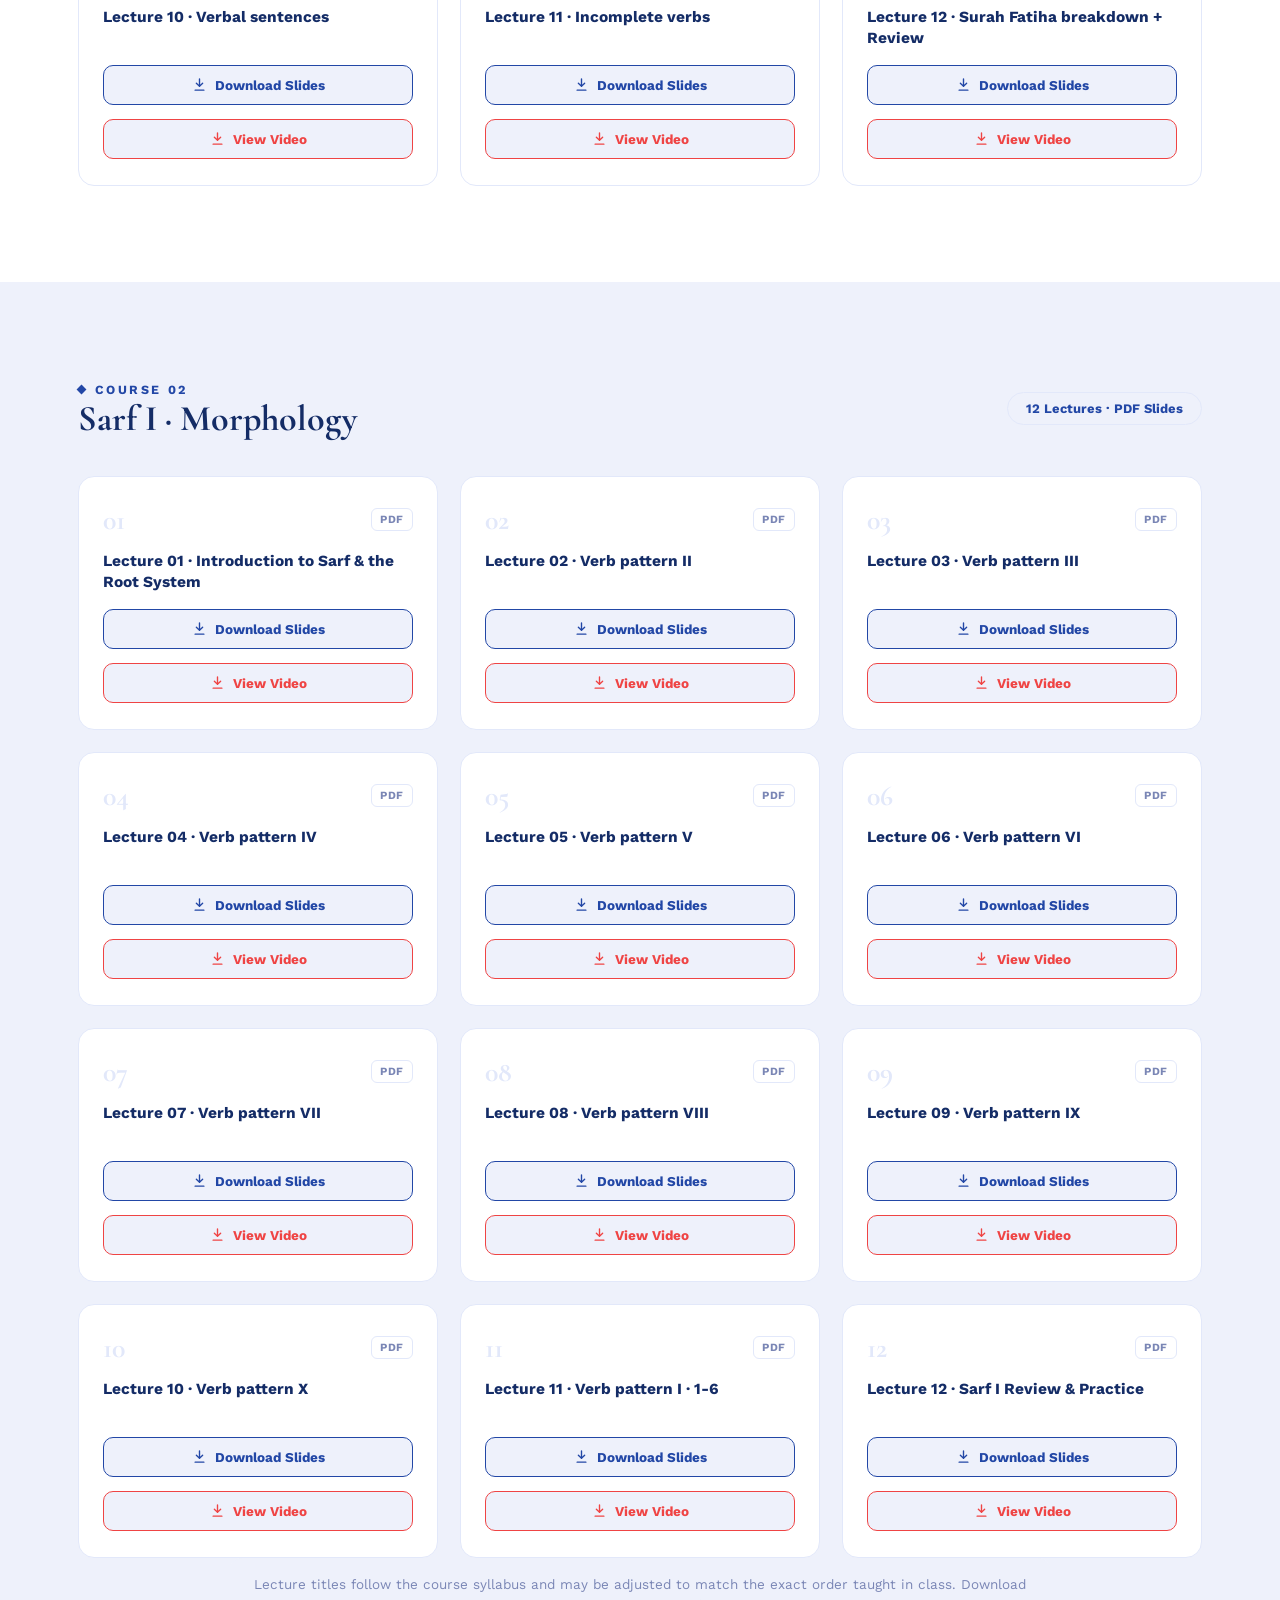
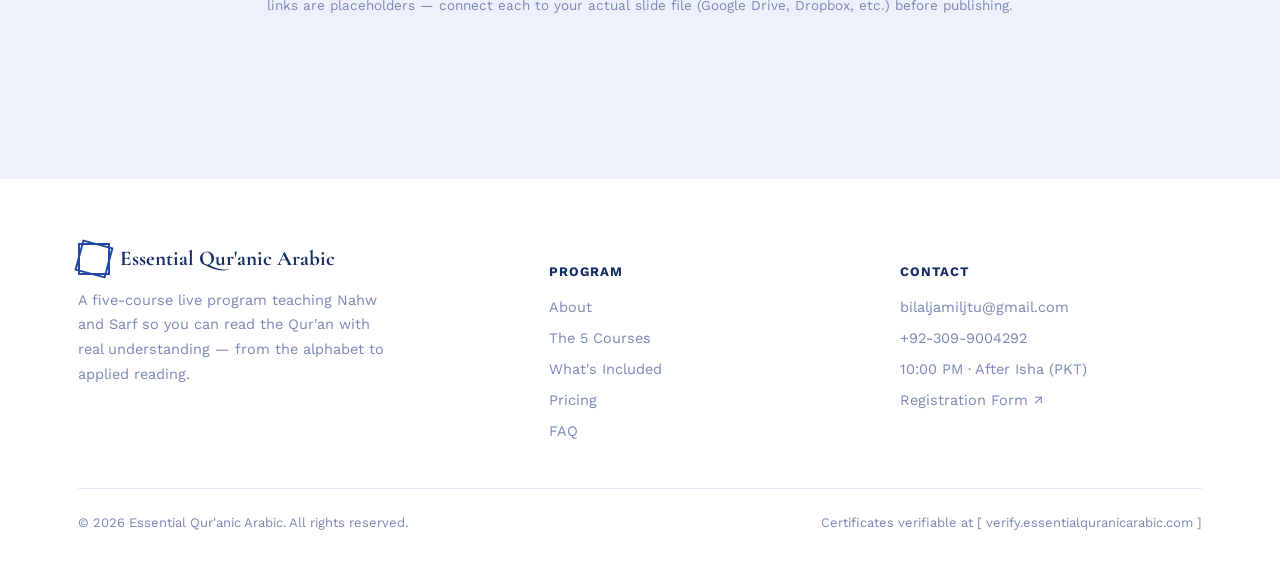
<file: study-material.html>
<!doctype html>
<html lang="en">
<head>
<meta charset="UTF-8">
<meta name="viewport" content="width=device-width, initial-scale=1">
<title>Study Material — Essential Qur'anic Arabic</title>
<meta name="description" content="Download lecture slides for Nahw I and Sarf I — 12 lectures each, organized by course.">
<style>
@import url('https://fonts.googleapis.com/css2?family=Cormorant+Garamond:ital,wght@0,500;0,600;0,700;1,500;1,600&family=Work+Sans:wght@400;500;600;700;800&family=Amiri:wght@700&display=swap');

:root{
  --blue:#2247A6;
  --blue-hover:#1B3688;
  --blue-deep:#142C66;
  --blue-tint:#EEF1FB;
  --blue-tint2:#E2E8FA;
  --purple:#8B5CF6;
  --purple-hover:#7C4DD0;
  --ink:#1C2440;
  --muted:#7A86B5;
  --white:#FFFFFF;
  --red:#EF4444;
  --bg:#FFFFFF;
  --bg-soft:#EEF1FB;
  --border:#E2E8FA;
  --card:#FFFFFF;
  --heading:#142C66;
  --watermark:#EEF1FB;
  --nav-bg:rgba(255,255,255,.88);
  --texture:rgba(34,71,166,.05);

  --serif:'Cormorant Garamond', serif;
  --sans:'Work Sans', sans-serif;
  --arabic:'Amiri', serif;
  --maxw:1180px;
}

:root[data-theme="dark"]{
  --blue:#5B82E0;
  --blue-hover:#7398EA;
  --ink:#D7D9E3;
  --muted:#8B90A3;

  --bg:#16181F;
  --bg-soft:#1C1F29;
  --border:#2C303C;
  --card:#1C1F29;
  --heading:#F4F6FB;
  --watermark:rgba(255,255,255,.03);
  --nav-bg:rgba(20,22,28,.85);
  --texture:rgba(91,130,224,.08);
}

*, *::before, *::after{ box-sizing:border-box; }
html{ scroll-behavior:smooth; }
body{
  margin:0;
  font-family:var(--sans);
  color:var(--ink);
  background:var(--bg);
  -webkit-font-smoothing:antialiased;
  transition:background-color .35s ease, color .35s ease;
}
img,svg{ display:block; max-width:100%; }
a{ color:inherit; text-decoration:none; }
ul{ list-style:none; margin:0; padding:0; }
h1,h2,h3,h4{ font-family:var(--serif); font-weight:700; color:var(--heading); margin:0; }
p{ margin:0; }
.wrap{ max-width:var(--maxw); margin:0 auto; padding:0 28px; }
:focus-visible{ outline:2.5px solid var(--blue); outline-offset:3px; }

@media (prefers-reduced-motion: reduce){
  *{ animation-duration:0.01ms !important; animation-iteration-count:1 !important; transition-duration:0.01ms !important; scroll-behavior:auto !important; }
}

/* ---------- reveal-on-scroll ---------- */
.reveal{ opacity:0; transform:translateY(22px); transition:opacity .7s ease, transform .7s ease; }
.reveal.in{ opacity:1; transform:none; }

/* ---------- eyebrow / section labels ---------- */
.eyebrow{
  display:inline-flex; align-items:center; gap:10px;
  font-family:var(--sans); font-weight:700; font-size:12.5px;
  letter-spacing:2.4px; text-transform:uppercase; color:var(--blue);
}
.eyebrow::before{ content:''; width:7px; height:7px; background:var(--blue); transform:rotate(45deg); flex:0 0 auto; }

/* ---------- diamond divider chain (brand motif) ---------- */
.chain{ display:flex; justify-content:center; gap:22px; padding:6px 0; opacity:.55; }
.chain span{ width:8px; height:8px; border:1.4px solid var(--blue); transform:rotate(45deg); flex:0 0 auto; }

/* ---------- buttons ---------- */
.btn{
  display:inline-flex; align-items:center; justify-content:center; gap:8px;
  font-family:var(--sans); font-weight:700; font-size:15.5px;
  padding:16px 34px; border-radius:999px; cursor:pointer;
  border:2px solid transparent; transition:transform .18s ease, box-shadow .18s ease, background .18s ease, color .18s ease;
  white-space:nowrap;
}
.btn-primary{ background:var(--blue); color:var(--white); box-shadow:0 14px 28px -12px rgba(34,71,166,.55); }
.btn-primary:hover{ background:var(--blue-hover); transform:translateY(-2px); box-shadow:0 18px 34px -12px rgba(34,71,166,.65); }
.btn-ghost{ background:transparent; color:var(--heading); border-color:var(--border); }
.btn-ghost:hover{ border-color:var(--blue); background:var(--bg-soft); }
.btn-light{ background:var(--white); color:var(--blue); }
.btn-light:hover{ transform:translateY(-2px); box-shadow:0 14px 28px -12px rgba(0,0,0,.25); }

/* ---------- Kaaba icon (brand mark) ---------- */
.brand-mark{ width:32px; height:32px; position:relative; flex:0 0 auto; }
.brand-mark .sq{ position:absolute; inset:0; border:2px solid var(--blue); }
.brand-mark .sq.r{ transform:rotate(105deg); }

/* ---------- theme toggle ---------- */
.theme-toggle{
  position:relative; width:52px; height:28px; border-radius:999px; flex:0 0 auto;
  background:var(--bg-soft); border:1.5px solid var(--border); cursor:pointer; padding:0;
}
.theme-toggle .knob{
  position:absolute; top:2px; left:2px; width:20px; height:20px; border-radius:50%;
  background:var(--blue); transition:transform .25s ease, background .25s ease;
  display:flex; align-items:center; justify-content:center;
}
.theme-toggle .knob svg{ width:12px; height:12px; color:var(--white); }
:root[data-theme="dark"] .theme-toggle .knob{ transform:translateX(24px); }
.theme-toggle .icon-moon{ display:none; }
:root[data-theme="dark"] .theme-toggle .icon-sun{ display:none; }
:root[data-theme="dark"] .theme-toggle .icon-moon{ display:block; }

/* ================= NAV ================= */
.nav{
  position:sticky; top:0; z-index:100;
  background:var(--nav-bg); backdrop-filter:blur(10px);
  border-bottom:1px solid var(--border);
  transition:background-color .35s ease, border-color .35s ease;
}
.nav-inner{ display:flex; align-items:center; justify-content:space-between; gap:28px; height:76px; }
.brand{ display:flex; align-items:center; gap:10px; font-family:var(--serif); font-weight:700; font-size:21px; color:var(--heading); white-space:nowrap; flex:0 0 auto; }
.nav-links{ display:flex; align-items:center; gap:34px; margin-left:12px; }
.nav-links a{ font-weight:600; font-size:14.5px; color:var(--ink); position:relative; padding:4px 0; white-space:nowrap; flex:0 0 auto; }
.nav-links a::after{ content:''; position:absolute; left:0; right:100%; bottom:-2px; height:2px; background:var(--blue); transition:right .22s ease; }
.nav-links a:hover::after{ right:0; }
.nav-cta{ display:flex; align-items:center; gap:16px; }
.nav .wrap{ max-width:1320px; }
.nav-toggle{ display:none; }
.mobile-menu{ display:none; }

@media (max-width: 1120px){
  .nav-links{ display:none; }
  .nav-cta .btn-ghost{ display:none; }
  .nav-cta .btn-primary{ display:none; }
  .brand{ font-size:17px; }
  .brand-mark{ width:24px; height:24px; }
  .nav-toggle{
    display:flex; flex-direction:column; gap:5px; background:none; border:none; cursor:pointer; padding:8px;
  }
  .nav-toggle span{ width:22px; height:2px; background:var(--heading); }
  .mobile-menu{
    flex-direction:column; gap:2px; padding:10px 0 22px;
    border-top:1px solid var(--border);
  }
  .mobile-menu.open{ display:flex; }
  .mobile-menu a{ padding:12px 4px; font-weight:600; font-size:15px; border-bottom:1px solid var(--border); color:var(--ink); }
  .mobile-menu .btn{ margin-top:12px; width:100%; }
}

@media (max-width: 480px){
  .medallion-wrap{ height:250px; }
  .medallion{ width:220px; height:220px; }
  .nav-inner{ height:64px; }
}

/* ================= HERO ================= */
.hero{ position:relative; overflow:hidden; padding:88px 0 100px; }
.hero-bg{
  position:absolute; inset:0; z-index:-2;
  background:
    radial-gradient(ellipse 780px 620px at 84% 30%, var(--bg-soft) 0%, var(--bg) 62%),
    linear-gradient(180deg, var(--bg) 0%, var(--bg) 100%);
  transition:background-color .35s ease;
}
.hero-texture{
  position:absolute; inset:0; z-index:-1; opacity:.5;
  background-image:
    repeating-linear-gradient(45deg, var(--texture) 0 2px, transparent 2px 120px),
    repeating-linear-gradient(-45deg, var(--texture) 0 2px, transparent 2px 120px);
}
.hero-ar{
  position:absolute; top:2%; left:0; right:0; text-align:center; z-index:-1;
  font-family:var(--arabic); font-weight:700; font-size:min(24vw,300px);
  color:var(--watermark); user-select:none; pointer-events:none; line-height:1;
}
.hero-grid{ display:grid; grid-template-columns:1.05fr .95fr; gap:50px; align-items:center; }
.hero-pill{
  display:inline-flex; align-items:center; gap:10px; padding:9px 20px;
  border:1.5px solid var(--blue); border-radius:999px; background:rgba(34,71,166,.04);
  font-weight:600; font-size:13px; letter-spacing:1px; color:var(--blue); text-transform:uppercase;
}
.hero h1{ font-size:clamp(40px,5.6vw,68px); line-height:1.04; margin:22px 0 18px; letter-spacing:.2px; }
.hero h1 em{ font-style:italic; color:var(--blue); }
.hero-sub{ font-size:19px; line-height:1.6; color:var(--ink); max-width:520px; margin-bottom:32px; }
.hero-actions{ display:flex; gap:16px; flex-wrap:wrap; margin-bottom:40px; }
.hero-stats{ display:flex; gap:30px; flex-wrap:wrap; }
.hero-stats div{ display:flex; flex-direction:column; gap:2px; }
.hero-stats strong{ font-family:var(--serif); font-size:26px; color:var(--heading); }
.hero-stats span{ font-size:12.5px; color:var(--muted); font-weight:600; letter-spacing:.6px; text-transform:uppercase; }

/* ---- hero medallion (signature element) ---- */
.medallion-wrap{ position:relative; display:flex; align-items:center; justify-content:center; height:440px; }
.medallion{ position:relative; width:400px; height:400px; }
.med-glow{ position:absolute; inset:-70px; border-radius:50%; background:radial-gradient(circle, rgba(34,71,166,.14) 0%, rgba(34,71,166,0) 70%); }
.med-ring-outer{ position:absolute; inset:0; border-radius:50%; border:2.5px solid var(--blue); animation:spin 60s linear infinite; }
.med-ring-outer::before, .med-ring-outer::after{
  content:''; position:absolute; width:9px; height:9px; background:var(--blue); transform:translate(-50%,-50%) rotate(45deg);
}
.med-ring-outer::before{ top:0; left:50%; }
.med-ring-outer::after{ top:50%; left:100%; }
.med-ring-inner{ position:absolute; inset:26px; border-radius:50%; border:1.5px solid var(--border); }
.med-star{  position:absolute; inset:18px; }
.med-star .sq{ transform:rotate(60deg); position:absolute; inset:0; background:var(--blue); clip-path:polygon(50% 0%,100% 50%,50% 100%,0% 50%); }
.med-star .sq.r2{ transform:rotate(45deg); background-color: #1B3688; }
.med-badge{
  position:absolute; inset:0; z-index:2; display:flex; flex-direction:column; align-items:center; justify-content:center;
  text-align:center; padding:0 70px; pointer-events:none;
}
.med-badge-num{ font-family:var(--serif); font-weight:700; font-size:27px; color:#FFFFFF; line-height:1.18; }
.med-badge-sub{ font-family:var(--sans); font-weight:600; font-size:11.5px; letter-spacing:.6px; color:rgba(255,255,255,.82); margin-top:9px; text-transform:uppercase; }
.med-core{
  position:absolute; inset:64px; border-radius:50%; background:var(--blue-deep);
  border:3px solid var(--white); box-shadow:0 20px 45px -15px rgba(20,44,102,.5); overflow:hidden;
}
.crescent-outer{ position:absolute; width:40%; height:40%; border-radius:50%; background:var(--white); top:12.5%; left:49%; }
.crescent-cut{ position:absolute; width:40%; height:40%; border-radius:50%; background:var(--blue-deep); top:11%; left:59%; }
.med-book{ position:absolute; bottom:15%; left:50%; transform:translateX(-50%); width:65%; height:24%; }
.med-book .page{ position:absolute; top:0; width:50%; height:100%; background:var(--white); }
.med-book .page.left{ left:0; clip-path:polygon(100% 0%,100% 100%,8% 100%,0% 16%); }
.med-book .page.right{ right:0; background:var(--blue-tint2); clip-path:polygon(0% 0%,0% 100%,92% 100%,100% 16%); }
.med-book .spine{ position:absolute; left:50%; top:0; width:2px; height:100%; background:var(--blue-deep); transform:translateX(-50%); }
.med-book .ln{ position:absolute; height:1.6px; background:var(--blue); opacity:.5; }
@keyframes spin{ to{ transform:rotate(360deg); } }
.sparkle{ position:absolute; background:var(--blue); opacity:.5; clip-path:polygon(50% 0%,61% 39%,100% 50%,61% 61%,50% 100%,39% 61%,0% 50%,39% 39%); }

@media (max-width: 980px){
  .hero-grid{ grid-template-columns:1fr; }
  .medallion-wrap{ height:320px; order:-1; }
  .medallion{ width:280px; height:280px; }
  .med-book .ln{ display:none; }
  .med-badge{ padding:0 48px; }
  .med-badge-num{ font-size:20px; }
  .med-badge-sub{ font-size:10px; }
  .hero{ padding:56px 0 70px; }
}

/* ================= SECTION SHELL ================= */
section{ padding:96px 0; scroll-margin-top:90px; }
.section-head{ max-width:640px; margin-bottom:56px; }
.section-head h2{ font-size:clamp(30px,3.6vw,44px); line-height:1.12; margin:16px 0 14px; }
.section-head p{ font-size:17px; line-height:1.65; color:var(--muted); }
.section-tint{ background:var(--bg-soft); transition:background-color .35s ease; }

/* ================= ABOUT / WHY ================= */
.about-grid{ display:grid; grid-template-columns:.9fr 1.1fr; gap:64px; align-items:start; }
.about-copy h3{ font-size:28px; margin-bottom:16px; }
.about-copy p{ color:var(--ink); font-size:16.5px; line-height:1.75; margin-bottom:16px; }
.feature-list{ display:grid; gap:22px; }
.feature{ display:flex; gap:18px; }
.feature-icon{
  flex:0 0 auto; width:46px; height:46px; border-radius:50%;
  background:var(--bg-soft); display:flex; align-items:center; justify-content:center;
}
.feature-icon svg{ width:22px; height:22px; }
.feature h4{ font-family:var(--sans); font-size:16.5px; font-weight:700; color:var(--heading); margin-bottom:4px; }
.feature p{ font-size:14.5px; color:var(--muted); line-height:1.6; }

@media (max-width:900px){ .about-grid{ grid-template-columns:1fr; gap:40px; } }

/* ================= COURSES ================= */
.course-list{ display:flex; flex-direction:column; border-top:1px solid var(--border); }
.course{
  display:grid; grid-template-columns:90px 1fr auto; gap:26px; align-items:start;
  padding:34px 0; border-bottom:1px solid var(--border);
}
.course-num{ font-family:var(--serif); font-weight:700; font-size:44px; color:var(--border); line-height:1; }
.course-body h3{ font-size:24px; margin-bottom:8px; }
.course-body p{ color:var(--ink); font-size:15.5px; line-height:1.65; max-width:640px; margin-bottom:14px; }
.tag-row{ display:flex; flex-wrap:wrap; gap:8px; }
.tag{ font-size:12px; font-weight:600; color:var(--blue); background:var(--bg-soft); border:1px solid var(--border); padding:5px 12px; border-radius:999px; }
.course-dur{ font-weight:700; font-size:13px; color:var(--blue); background:var(--card); border:1.5px solid var(--blue); padding:8px 16px; border-radius:999px; white-space:nowrap; height:fit-content; }
@media (max-width:700px){
  .course{ grid-template-columns:56px 1fr; }
  .course-num{ font-size:32px; }
  .course-dur{ grid-column:2; margin-top:8px; }
}
.course-note{
  margin-top:34px; text-align:center; padding:22px; border-radius:14px;
  background:var(--bg-soft); font-size:15px; color:var(--heading); font-weight:600;
}

/* ================= STUDY MATERIAL (teaser) ================= */
.study-grid{ display:grid; grid-template-columns:1fr 1fr; gap:28px; }
.study-card{
  padding:34px 32px; border-radius:18px; background:var(--card); border:1px solid var(--border);
  display:flex; flex-direction:column; transition:transform .2s ease, box-shadow .2s ease, background-color .35s ease;
}
.study-card:hover{ transform:translateY(-4px); box-shadow:0 24px 44px -24px rgba(20,44,102,.28); }
.study-card-top{ display:flex; align-items:center; justify-content:space-between; margin-bottom:14px; }
.study-tag{ font-size:12px; font-weight:700; letter-spacing:1px; text-transform:uppercase; color:var(--blue); }
.study-count{ font-size:12px; font-weight:700; color:var(--blue); background:var(--bg-soft); border:1px solid var(--border); padding:5px 12px; border-radius:999px; }
.study-card h3{ font-size:26px; margin-bottom:10px; }
.study-card p{ color:var(--ink); font-size:15px; line-height:1.65; margin-bottom:24px; flex:1; }
.study-card .btn{ align-self:flex-start; }
@media (max-width:700px){ .study-grid{ grid-template-columns:1fr; } }

/* ================= INCLUDES ================= */
.includes-grid{ display:grid; grid-template-columns:repeat(3,1fr); gap:28px; }
.include-card{
  padding:32px 28px; border:1px solid var(--border); border-radius:16px; background:var(--card);
  transition:transform .2s ease, box-shadow .2s ease, border-color .2s ease, background-color .35s ease;
}
.include-card:hover{ transform:translateY(-4px); box-shadow:0 24px 44px -24px rgba(20,44,102,.28); border-color:var(--border); }
.include-card .feature-icon{ margin-bottom:18px; }
.include-card h4{ font-family:var(--sans); font-size:17px; font-weight:700; color:var(--heading); margin-bottom:8px; }
.include-card p{ font-size:14.5px; color:var(--muted); line-height:1.65; }
@media (max-width:900px){ .includes-grid{ grid-template-columns:1fr 1fr; } }
@media (max-width:560px){ .includes-grid{ grid-template-columns:1fr; } }

/* ================= INSTRUCTOR ================= */
.instructor{ display:grid; grid-template-columns:220px 1fr; gap:48px; align-items:center; }
.instructor-photo{
  width:220px; height:220px; border-radius:50%; background:var(--bg-soft);
  border:3px solid var(--card); box-shadow:0 20px 50px -20px rgba(20,44,102,.35);
  display:flex; align-items:center; justify-content:center; position:relative; flex:0 0 auto;
}
.instructor-photo svg{ width:96px; height:96px; color:var(--blue); }
.instructor-photo::after{
  content:''; position:absolute; inset:-3px; border-radius:50%; border:1.5px dashed var(--border);
}
.instructor h3{ font-size:30px; margin-bottom:6px; }
.instructor .role{ color:var(--blue); font-weight:600; font-size:14.5px; letter-spacing:.5px; text-transform:uppercase; margin-bottom:16px; display:block; }
.instructor p{ font-size:16px; line-height:1.75; color:var(--ink); margin-bottom:12px; }
@media (max-width:760px){ .instructor{ grid-template-columns:1fr; text-align:center; } .instructor-photo{ margin:0 auto; } }

/* ================= PRICING ================= */
.pricing-grid{ display:grid; grid-template-columns:1fr 1fr; gap:28px; }
.price-card{
  position:relative; padding:40px 36px; border-radius:20px; border:1.5px solid var(--border);
  display:flex; flex-direction:column; background:var(--card);
  transition:background-color .35s ease, border-color .35s ease;
}
.price-card.featured{ background:var(--blue-deep); border-color:var(--blue-deep); color:var(--white); }
.price-card.featured h3, .price-card.featured .price-amt{ color:var(--white); }
.price-badge{
  position:absolute; top:-14px; right:32px; background:var(--blue); color:var(--white);
  font-size:12px; font-weight:700; letter-spacing:1px; text-transform:uppercase;
  padding:7px 16px; border-radius:999px; box-shadow:0 10px 20px -8px rgba(34,71,166,.5);
}
.price-card h3{ font-size:22px; margin-bottom:6px; }
.price-card .price-desc{ color:var(--muted); font-size:14.5px; margin-bottom:24px; }
.price-card.featured .price-desc{ color:var(--blue-tint2); }
.price-amt{ font-family:var(--serif); font-size:46px; font-weight:700; color:var(--heading); margin-bottom:2px; }
.price-amt sup{ font-size:18px; font-weight:600; }
.price-per{ font-size:13px; color:var(--muted); margin-bottom:26px; }
.price-card.featured .price-per{ color:var(--blue-tint2); }
.price-list{ display:flex; flex-direction:column; gap:12px; margin-bottom:30px; flex:1; }
.price-list li{ display:flex; gap:10px; font-size:14.5px; align-items:flex-start; }
.price-list svg{ width:16px; height:16px; flex:0 0 auto; margin-top:3px; color:var(--blue); }
.price-card.featured .price-list svg{ color:var(--white); }
.pricing-note{ text-align:center; margin-top:26px; font-size:13.5px; color:var(--muted); }
@media (max-width:760px){ .pricing-grid{ grid-template-columns:1fr; } }

/* ================= FAQ ================= */
.faq-list{ max-width:820px; }
.faq-item{ border-bottom:1px solid var(--border); }
.faq-item summary{
  cursor:pointer; list-style:none; display:flex; align-items:center; justify-content:space-between; gap:20px;
  padding:24px 4px; font-family:var(--sans); font-weight:600; font-size:16.5px; color:var(--heading);
}
.faq-item summary::-webkit-details-marker{ display:none; }
.faq-plus{ position:relative; width:20px; height:20px; flex:0 0 auto; }
.faq-plus::before, .faq-plus::after{ content:''; position:absolute; background:var(--blue); border-radius:2px; }
.faq-plus::before{ width:100%; height:2px; top:50%; left:0; transform:translateY(-50%); }
.faq-plus::after{ width:2px; height:100%; left:50%; top:0; transform:translateX(-50%); transition:transform .25s ease; }
.faq-item[open] .faq-plus::after{ transform:translateX(-50%) rotate(90deg); }
.faq-item p{ padding:0 4px 26px; font-size:15px; line-height:1.7; color:var(--ink); max-width:680px; }

/* ================= FINAL CTA ================= */
.cta-band{ background:var(--blue-deep); color:var(--white); text-align:center; position:relative; overflow:hidden; }
.cta-band .hero-ar{ color:rgba(255,255,255,.05); }
.cta-band h2{ color:var(--white); font-size:clamp(30px,4vw,46px); margin-bottom:16px; }
.cta-band p{ color:var(--blue-tint2); font-size:17px; margin-bottom:34px; }
.cta-actions{ display:flex; gap:16px; justify-content:center; flex-wrap:wrap; margin-bottom:30px; }
.cta-meta{ font-size:13.5px; color:var(--blue-tint2); }

/* ================= FOOTER ================= */
footer{ padding:64px 0 36px; }
.footer-grid{ display:grid; grid-template-columns:1.4fr 1fr 1fr; gap:48px; margin-bottom:48px; }
.footer-brand .brand{ margin-bottom:14px; }
.footer-brand p{ color:var(--muted); font-size:14.5px; line-height:1.7; max-width:320px; }
.footer-col h5{ font-size:13px; font-weight:700; letter-spacing:1px; text-transform:uppercase; color:var(--heading); margin-bottom:18px; }
.footer-col ul{ display:flex; flex-direction:column; gap:12px; }
.footer-col a, .footer-col span{ font-size:14.5px; color:var(--muted); }
.footer-col a:hover{ color:var(--blue); }
.footer-bottom{ border-top:1px solid var(--border); padding-top:26px; display:flex; justify-content:space-between; flex-wrap:wrap; gap:12px; font-size:13px; color:var(--muted); }
@media (max-width:800px){ .footer-grid{ grid-template-columns:1fr 1fr; } .footer-brand{ grid-column:1/-1; } }

/* ================= STUDY MATERIAL PAGE ================= */
.page-header{ padding:64px 0 20px; text-align:center; }
.page-header h1{ font-size:clamp(34px,5vw,52px); line-height:1.08; margin:16px 0 14px; }
.page-header p{ font-size:17px; line-height:1.6; color:var(--muted); max-width:620px; margin:0 auto; }
.back-link{ display:inline-flex; align-items:center; gap:6px; font-weight:600; font-size:14px; color:var(--blue); margin-bottom:26px; }
.back-link:hover{ text-decoration:underline; }

.quicknav{ display:flex; justify-content:center; gap:14px; flex-wrap:wrap; margin-top:30px; }
.quicknav a{
  font-weight:700; font-size:13.5px; letter-spacing:.4px; color:var(--blue);
  border:1.5px solid var(--blue); border-radius:999px; padding:10px 22px;
}
.nav-links a.red2::after {
  background: red; }
.quicknav a:hover{ background:var(--bg-soft); }

.lecture-section-head{ display:flex; align-items:center; justify-content:space-between; flex-wrap:wrap; gap:16px; margin-bottom:36px; }
.lecture-section-head h2{ font-size:clamp(26px,3.4vw,36px); }
.lecture-section-head .count-badge{
  font-weight:700; font-size:13px; color:var(--blue); background:var(--bg-soft);
  border:1px solid var(--border); padding:8px 18px; border-radius:999px; white-space:nowrap;
}

.lecture-grid{ display:grid; grid-template-columns:repeat(3,1fr); gap:22px; }
.lecture-card{
  padding:26px 24px; border-radius:16px; border:1px solid var(--border); background:var(--card);
  display:flex; flex-direction:column; gap:14px;
  transition:transform .2s ease, box-shadow .2s ease, background-color .35s ease;
}
.lecture-card:hover{ transform:translateY(-4px); box-shadow:0 22px 40px -24px rgba(20,44,102,.28); }
.lecture-top{ display:flex; align-items:center; justify-content:space-between; }
.lecture-num{ font-family:var(--serif); font-weight:700; font-size:28px; color:var(--border); }
.lecture-format{
  font-size:11px; font-weight:700; letter-spacing:.6px; color:var(--muted);
  border:1px solid var(--border); border-radius:6px; padding:4px 8px;
}
.lecture-card h4{ font-family:var(--sans); font-size:15.5px; font-weight:700; color:var(--heading); line-height:1.4; min-height:44px; }
.lecture-download{
  display:inline-flex; align-items:center; justify-content:center; gap:8px;
  font-weight:700; font-size:13.5px; color:var(--blue); background:var(--bg-soft);
  border:1px solid ; border-radius:10px; padding:11px 14px; margin-top:auto;
  transition:background-color .18s ease, border-color .18s ease;
}
.lecture-download:hover{ background:var(--blue); color:var(--white); border-color:var(--blue); }
.lecture-download svg{ width:15px; height:15px; }

.video-download{
  display:inline-flex; align-items:center; justify-content:center; gap:8px;
  font-weight:700; font-size:13.5px; color:var(--red); background:var(--bg-soft);
  border:1px solid var(--red); border-radius:10px; padding:11px 14px; margin-top:auto;
  transition:background-color .18s ease, border-color .18s ease;
}
.video-download:hover{ background:var(--red); color:var(--white); border-color:var(--red); }
.video-download svg{ width:15px; height:15px; }
.red {
  background-color: red;
  padding: 10px;
  color: white;
}
.material-note{
  max-width:820px; margin:0 auto 50px; text-align:center; padding:16px 22px;
  border-radius:12px; background:var(--bg-soft); color:var(--muted); font-size:13.5px; line-height:1.6;
}

@media (max-width:900px){ .lecture-grid{ grid-template-columns:1fr 1fr; } }
@media (max-width:560px){ .lecture-grid{ grid-template-columns:1fr; } }

</style>
</head>
<body>

<!-- ================= NAV ================= -->
<nav class="nav">
  <div class="wrap nav-inner">
    <a href="index.html" class="brand"><span class="brand-mark"><span class="sq"></span><span class="sq r"></span></span>Essential Qur'anic Arabic</a>
    <div class="nav-links">
      <a href="index.html#about">About</a>
      <a href="index.html#courses">Courses</a>
      <a href="study-material.html" >Study Material</a>
      <a href="index.html#includes">What's Included</a>
      <a href="index.html#pricing">Pricing</a>
      <a href="index.html#faq">FAQ</a>
    </div>
    <div class="nav-cta">
      <a href="index.html#pricing" class="btn btn-ghost">See Pricing</a>
      <a href="https://forms.gle/2UCA8MqqVZhwpC8a7" target="_blank" rel="noopener" class="btn btn-primary">Register Now</a>
      <button class="theme-toggle" id="themeToggle" aria-label="Toggle dark mode">
        <span class="knob">
          <svg class="icon-sun" viewBox="0 0 24 24" fill="none" stroke="currentColor" stroke-width="2.5" stroke-linecap="round"><circle cx="12" cy="12" r="4"/><path d="M12 2v2M12 20v2M4.9 4.9l1.4 1.4M17.7 17.7l1.4 1.4M2 12h2M20 12h2M4.9 19.1l1.4-1.4M17.7 6.3l1.4-1.4"/></svg>
          <svg class="icon-moon" viewBox="0 0 24 24" fill="none" stroke="currentColor" stroke-width="2.5" stroke-linecap="round" stroke-linejoin="round"><path d="M21 12.79A9 9 0 1 1 11.21 3 7 7 0 0 0 21 12.79z"/></svg>
        </span>
      </button>
      <button class="nav-toggle" id="navToggle" aria-label="Open menu" aria-expanded="false" aria-controls="mobileMenu"><span></span><span></span><span></span></button>
    </div>
  </div>
  <div class="wrap mobile-menu" id="mobileMenu">
    <a href="index.html#about">About</a>
    <a href="index.html#courses">Courses</a>
    <a href="study-material.html" style="color:var(--blue);">Study Material</a>
    <a href="index.html#includes">What's Included</a>
    <a href="index.html#pricing">Pricing</a>
    <a href="index.html#faq">FAQ</a>
    <a href="https://forms.gle/2UCA8MqqVZhwpC8a7" target="_blank" rel="noopener" class="btn btn-primary">Register Now</a>
  </div>
</nav>


<!-- ================= PAGE HEADER ================= -->
<header class="page-header">
  <div class="wrap">
    <span class="red">NOT AVAILABLE AT THE MOMENT</span>
    <br><br><br>
    <div><a href="index.html" class="back-link">&larr; Back to Essential Qur'anic Arabic</a></div>
    <span class="eyebrow" style="justify-content:center;">Study Material</span>
    <h1>Every lecture, ready to download.</h1>
    <p>Slide decks for Nahw I and Sarf I, organized lecture by lecture. Log the lectures you've reviewed and revisit anything, anytime.</p>
    <div class="quicknav">
      <a href="#nahw-i">Jump to Nahw I</a>
      <a href="#sarf-i">Jump to Sarf I</a>
    </div>
  </div>
</header>

<div class="chain reveal">
  <span></span><span></span><span></span><span></span><span></span><span></span><span></span>
</div>

<!-- ================= NAHW I ================= -->
<section id="nahw-i">
  <div class="wrap">
    <div class="lecture-section-head reveal">
      <div>
        <span class="eyebrow">Course 01</span>
        <h2>Nahw I &middot; Grammar</h2>
      </div>
      <span class="count-badge">12 Lectures &middot; PDF Slides</span>
    </div>
    <div class="lecture-grid">
      <div class="lecture-card reveal">
        <div class="lecture-top">
          <span class="lecture-num">01</span>
          <span class="lecture-format">PDF</span>
        </div>
        <h4>Lecture 01 &middot; Introduction to Nahw & Four Properties of اسم</h4>
        <a href="#" class="lecture-download"><svg viewBox="0 0 24 24" fill="none" stroke="currentColor" stroke-width="2.2" stroke-linecap="round" stroke-linejoin="round"><path d="M12 3v12M7 10l5 5 5-5"/><path d="M5 21h14"/></svg>Download Slides</a>
        <a href="#" class="video-download"><svg viewBox="0 0 24 24" fill="none" stroke="currentColor" stroke-width="2.2" stroke-linecap="round" stroke-linejoin="round"><path d="M12 3v12M7 10l5 5 5-5"/><path d="M5 21h14"/></svg>View Video</a>
      </div>
      <div class="lecture-card reveal">
        <div class="lecture-top">
          <span class="lecture-num">02</span>
          <span class="lecture-format">PDF</span>
        </div>
        <h4>Lecture 02 &middot; Pronouns & 1st Properties of Noun (Ism)</h4>
        <a href="#" class="lecture-download"><svg viewBox="0 0 24 24" fill="none" stroke="currentColor" stroke-width="2.2" stroke-linecap="round" stroke-linejoin="round"><path d="M12 3v12M7 10l5 5 5-5"/><path d="M5 21h14"/></svg>Download Slides</a>
        <a href="#" class="video-download"><svg viewBox="0 0 24 24" fill="none" stroke="currentColor" stroke-width="2.2" stroke-linecap="round" stroke-linejoin="round"><path d="M12 3v12M7 10l5 5 5-5"/><path d="M5 21h14"/></svg>View Video</a>
      </div>
      <div class="lecture-card reveal">
        <div class="lecture-top">
          <span class="lecture-num">03</span>
          <span class="lecture-format">PDF</span>
        </div>
        <h4>Lecture 03 &middot; Last 3 Properties of Noun (Ism)</h4>
        <a href="#" class="lecture-download"><svg viewBox="0 0 24 24" fill="none" stroke="currentColor" stroke-width="2.2" stroke-linecap="round" stroke-linejoin="round"><path d="M12 3v12M7 10l5 5 5-5"/><path d="M5 21h14"/></svg>Download Slides</a>
                <a href="#" class="video-download"><svg viewBox="0 0 24 24" fill="none" stroke="currentColor" stroke-width="2.2" stroke-linecap="round" stroke-linejoin="round"><path d="M12 3v12M7 10l5 5 5-5"/><path d="M5 21h14"/></svg>View Video</a>
      </div>
      <div class="lecture-card reveal">
        <div class="lecture-top">
          <span class="lecture-num">04</span>
          <span class="lecture-format">PDF</span>
        </div>
        <h4>Lecture 04 &middot; Compound اسم </h4>
        <a href="#" class="lecture-download"><svg viewBox="0 0 24 24" fill="none" stroke="currentColor" stroke-width="2.2" stroke-linecap="round" stroke-linejoin="round"><path d="M12 3v12M7 10l5 5 5-5"/><path d="M5 21h14"/></svg>Download Slides</a>
        <a href="#" class="video-download"><svg viewBox="0 0 24 24" fill="none" stroke="currentColor" stroke-width="2.2" stroke-linecap="round" stroke-linejoin="round"><path d="M12 3v12M7 10l5 5 5-5"/><path d="M5 21h14"/></svg>View Video</a>
      </div>
      <div class="lecture-card reveal">
        <div class="lecture-top">
          <span class="lecture-num">05</span>
          <span class="lecture-format">PDF</span>
        </div>
        <h4>Lecture 05 &middot; Harfs </h4>
        <a href="#" class="lecture-download"><svg viewBox="0 0 24 24" fill="none" stroke="currentColor" stroke-width="2.2" stroke-linecap="round" stroke-linejoin="round"><path d="M12 3v12M7 10l5 5 5-5"/><path d="M5 21h14"/></svg>Download Slides</a>
                <a href="#" class="video-download"><svg viewBox="0 0 24 24" fill="none" stroke="currentColor" stroke-width="2.2" stroke-linecap="round" stroke-linejoin="round"><path d="M12 3v12M7 10l5 5 5-5"/><path d="M5 21h14"/></svg>View Video</a>
      </div>
      <div class="lecture-card reveal">
        <div class="lecture-top">
          <span class="lecture-num">06</span>
          <span class="lecture-format">PDF</span>
        </div>
        <h4>Lecture 06 &middot; Nominal Sentences</h4>
        <a href="#" class="lecture-download"><svg viewBox="0 0 24 24" fill="none" stroke="currentColor" stroke-width="2.2" stroke-linecap="round" stroke-linejoin="round"><path d="M12 3v12M7 10l5 5 5-5"/><path d="M5 21h14"/></svg>Download Slides</a>
                <a href="#" class="video-download"><svg viewBox="0 0 24 24" fill="none" stroke="currentColor" stroke-width="2.2" stroke-linecap="round" stroke-linejoin="round"><path d="M12 3v12M7 10l5 5 5-5"/><path d="M5 21h14"/></svg>View Video</a>
      </div>
      <div class="lecture-card reveal">
        <div class="lecture-top">
          <span class="lecture-num">07</span>
          <span class="lecture-format">PDF</span>
        </div>
        <h4>Lecture 07 &middot; Past tense </h4>
        <a href="#" class="lecture-download"><svg viewBox="0 0 24 24" fill="none" stroke="currentColor" stroke-width="2.2" stroke-linecap="round" stroke-linejoin="round"><path d="M12 3v12M7 10l5 5 5-5"/><path d="M5 21h14"/></svg>Download Slides</a>
                <a href="#" class="video-download"><svg viewBox="0 0 24 24" fill="none" stroke="currentColor" stroke-width="2.2" stroke-linecap="round" stroke-linejoin="round"><path d="M12 3v12M7 10l5 5 5-5"/><path d="M5 21h14"/></svg>View Video</a>
      </div>
      <div class="lecture-card reveal">
        <div class="lecture-top">
          <span class="lecture-num">08</span>
          <span class="lecture-format">PDF</span>
        </div>
        <h4>Lecture 08 &middot; Present tense</h4>
        <a href="#" class="lecture-download"><svg viewBox="0 0 24 24" fill="none" stroke="currentColor" stroke-width="2.2" stroke-linecap="round" stroke-linejoin="round"><path d="M12 3v12M7 10l5 5 5-5"/><path d="M5 21h14"/></svg>Download Slides</a>
                <a href="#" class="video-download"><svg viewBox="0 0 24 24" fill="none" stroke="currentColor" stroke-width="2.2" stroke-linecap="round" stroke-linejoin="round"><path d="M12 3v12M7 10l5 5 5-5"/><path d="M5 21h14"/></svg>View Video</a>
      </div>
      <div class="lecture-card reveal">
        <div class="lecture-top">
          <span class="lecture-num">09</span>
          <span class="lecture-format">PDF</span>
        </div>
        <h4>Lecture 09 &middot; Present Tense in depth</h4>
        <a href="#" class="lecture-download"><svg viewBox="0 0 24 24" fill="none" stroke="currentColor" stroke-width="2.2" stroke-linecap="round" stroke-linejoin="round"><path d="M12 3v12M7 10l5 5 5-5"/><path d="M5 21h14"/></svg>Download Slides</a>
                <a href="#" class="video-download"><svg viewBox="0 0 24 24" fill="none" stroke="currentColor" stroke-width="2.2" stroke-linecap="round" stroke-linejoin="round"><path d="M12 3v12M7 10l5 5 5-5"/><path d="M5 21h14"/></svg>View Video</a>
      </div>
      <div class="lecture-card reveal">
        <div class="lecture-top">
          <span class="lecture-num">10</span>
          <span class="lecture-format">PDF</span>
        </div>
        <h4>Lecture 10 &middot; Verbal sentences</h4>
        <a href="#" class="lecture-download"><svg viewBox="0 0 24 24" fill="none" stroke="currentColor" stroke-width="2.2" stroke-linecap="round" stroke-linejoin="round"><path d="M12 3v12M7 10l5 5 5-5"/><path d="M5 21h14"/></svg>Download Slides</a>
                <a href="#" class="video-download"><svg viewBox="0 0 24 24" fill="none" stroke="currentColor" stroke-width="2.2" stroke-linecap="round" stroke-linejoin="round"><path d="M12 3v12M7 10l5 5 5-5"/><path d="M5 21h14"/></svg>View Video</a>
      </div>
      <div class="lecture-card reveal">
        <div class="lecture-top">
          <span class="lecture-num">11</span>
          <span class="lecture-format">PDF</span>
        </div>
        <h4>Lecture 11 &middot; Incomplete verbs</h4>
        <a href="#" class="lecture-download"><svg viewBox="0 0 24 24" fill="none" stroke="currentColor" stroke-width="2.2" stroke-linecap="round" stroke-linejoin="round"><path d="M12 3v12M7 10l5 5 5-5"/><path d="M5 21h14"/></svg>Download Slides</a>
                <a href="#" class="video-download"><svg viewBox="0 0 24 24" fill="none" stroke="currentColor" stroke-width="2.2" stroke-linecap="round" stroke-linejoin="round"><path d="M12 3v12M7 10l5 5 5-5"/><path d="M5 21h14"/></svg>View Video</a>
      </div>
      <div class="lecture-card reveal">
        <div class="lecture-top">
          <span class="lecture-num">12</span>
          <span class="lecture-format">PDF</span>
        </div>
        <h4>Lecture 12 &middot; Surah Fatiha breakdown + Review</h4>
        <a href="#" class="lecture-download"><svg viewBox="0 0 24 24" fill="none" stroke="currentColor" stroke-width="2.2" stroke-linecap="round" stroke-linejoin="round"><path d="M12 3v12M7 10l5 5 5-5"/><path d="M5 21h14"/></svg>Download Slides</a>
        <a href="#" class="video-download"><svg viewBox="0 0 24 24" fill="none" stroke="currentColor" stroke-width="2.2" stroke-linecap="round" stroke-linejoin="round"><path d="M12 3v12M7 10l5 5 5-5"/><path d="M5 21h14"/></svg>View Video</a>
      </div>
    </div>
  </div>
</section>

<!-- ================= SARF I ================= -->
<section id="sarf-i" class="section-tint">
  <div class="wrap">
    <div class="lecture-section-head reveal">
      <div>
        <span class="eyebrow">Course 02</span>
        <h2>Sarf I &middot; Morphology</h2>
      </div>
      <span class="count-badge">12 Lectures &middot; PDF Slides</span>
    </div>
    <div class="lecture-grid">
      <div class="lecture-card reveal">
        <div class="lecture-top">
          <span class="lecture-num">01</span>
          <span class="lecture-format">PDF</span>
        </div>
        <h4>Lecture 01 &middot; Introduction to Sarf & the Root System</h4>
        <a href="#" class="lecture-download"><svg viewBox="0 0 24 24" fill="none" stroke="currentColor" stroke-width="2.2" stroke-linecap="round" stroke-linejoin="round"><path d="M12 3v12M7 10l5 5 5-5"/><path d="M5 21h14"/></svg>Download Slides</a>
        <a href="#" class="video-download"><svg viewBox="0 0 24 24" fill="none" stroke="currentColor" stroke-width="2.2" stroke-linecap="round" stroke-linejoin="round"><path d="M12 3v12M7 10l5 5 5-5"/><path d="M5 21h14"/></svg>View Video</a>
      </div>
      <div class="lecture-card reveal">
        <div class="lecture-top">
          <span class="lecture-num">02</span>
          <span class="lecture-format">PDF</span>
        </div>
        <h4>Lecture 02 &middot; Verb pattern II </h4>
        <a href="#" class="lecture-download"><svg viewBox="0 0 24 24" fill="none" stroke="currentColor" stroke-width="2.2" stroke-linecap="round" stroke-linejoin="round"><path d="M12 3v12M7 10l5 5 5-5"/><path d="M5 21h14"/></svg>Download Slides</a>
        <a href="#" class="video-download"><svg viewBox="0 0 24 24" fill="none" stroke="currentColor" stroke-width="2.2" stroke-linecap="round" stroke-linejoin="round"><path d="M12 3v12M7 10l5 5 5-5"/><path d="M5 21h14"/></svg>View Video</a>
      </div>
      <div class="lecture-card reveal">
        <div class="lecture-top">
          <span class="lecture-num">03</span>
          <span class="lecture-format">PDF</span>
        </div>
        <h4>Lecture 03 &middot; Verb pattern III</h4>
        <a href="#" class="lecture-download"><svg viewBox="0 0 24 24" fill="none" stroke="currentColor" stroke-width="2.2" stroke-linecap="round" stroke-linejoin="round"><path d="M12 3v12M7 10l5 5 5-5"/><path d="M5 21h14"/></svg>Download Slides</a>
        <a href="#" class="video-download"><svg viewBox="0 0 24 24" fill="none" stroke="currentColor" stroke-width="2.2" stroke-linecap="round" stroke-linejoin="round"><path d="M12 3v12M7 10l5 5 5-5"/><path d="M5 21h14"/></svg>View Video</a>
      </div>
      <div class="lecture-card reveal">
        <div class="lecture-top">
          <span class="lecture-num">04</span>
          <span class="lecture-format">PDF</span>
        </div>
        <h4>Lecture 04 &middot; Verb pattern IV</h4>
        <a href="#" class="lecture-download"><svg viewBox="0 0 24 24" fill="none" stroke="currentColor" stroke-width="2.2" stroke-linecap="round" stroke-linejoin="round"><path d="M12 3v12M7 10l5 5 5-5"/><path d="M5 21h14"/></svg>Download Slides</a>
        <a href="#" class="video-download"><svg viewBox="0 0 24 24" fill="none" stroke="currentColor" stroke-width="2.2" stroke-linecap="round" stroke-linejoin="round"><path d="M12 3v12M7 10l5 5 5-5"/><path d="M5 21h14"/></svg>View Video</a>
      </div>
      <div class="lecture-card reveal">
        <div class="lecture-top">
          <span class="lecture-num">05</span>
          <span class="lecture-format">PDF</span>
        </div>
        <h4>Lecture 05 &middot; Verb pattern V</h4>
        <a href="#" class="lecture-download"><svg viewBox="0 0 24 24" fill="none" stroke="currentColor" stroke-width="2.2" stroke-linecap="round" stroke-linejoin="round"><path d="M12 3v12M7 10l5 5 5-5"/><path d="M5 21h14"/></svg>Download Slides</a>
        <a href="#" class="video-download"><svg viewBox="0 0 24 24" fill="none" stroke="currentColor" stroke-width="2.2" stroke-linecap="round" stroke-linejoin="round"><path d="M12 3v12M7 10l5 5 5-5"/><path d="M5 21h14"/></svg>View Video</a>
      </div>
      <div class="lecture-card reveal">
        <div class="lecture-top">
          <span class="lecture-num">06</span>
          <span class="lecture-format">PDF</span>
        </div>
        <h4>Lecture 06 &middot; Verb pattern VI</h4>
        <a href="#" class="lecture-download"><svg viewBox="0 0 24 24" fill="none" stroke="currentColor" stroke-width="2.2" stroke-linecap="round" stroke-linejoin="round"><path d="M12 3v12M7 10l5 5 5-5"/><path d="M5 21h14"/></svg>Download Slides</a>
        <a href="#" class="video-download"><svg viewBox="0 0 24 24" fill="none" stroke="currentColor" stroke-width="2.2" stroke-linecap="round" stroke-linejoin="round"><path d="M12 3v12M7 10l5 5 5-5"/><path d="M5 21h14"/></svg>View Video</a>
      </div>
      <div class="lecture-card reveal">
        <div class="lecture-top">
          <span class="lecture-num">07</span>
          <span class="lecture-format">PDF</span>
        </div>
        <h4>Lecture 07 &middot; Verb pattern VII</h4>
        <a href="#" class="lecture-download"><svg viewBox="0 0 24 24" fill="none" stroke="currentColor" stroke-width="2.2" stroke-linecap="round" stroke-linejoin="round"><path d="M12 3v12M7 10l5 5 5-5"/><path d="M5 21h14"/></svg>Download Slides</a>
        <a href="#" class="video-download"><svg viewBox="0 0 24 24" fill="none" stroke="currentColor" stroke-width="2.2" stroke-linecap="round" stroke-linejoin="round"><path d="M12 3v12M7 10l5 5 5-5"/><path d="M5 21h14"/></svg>View Video</a>
      </div>
      <div class="lecture-card reveal">
        <div class="lecture-top">
          <span class="lecture-num">08</span>
          <span class="lecture-format">PDF</span>
        </div>
        <h4>Lecture 08 &middot; Verb pattern VIII </h4>
        <a href="#" class="lecture-download"><svg viewBox="0 0 24 24" fill="none" stroke="currentColor" stroke-width="2.2" stroke-linecap="round" stroke-linejoin="round"><path d="M12 3v12M7 10l5 5 5-5"/><path d="M5 21h14"/></svg>Download Slides</a>
        <a href="#" class="video-download"><svg viewBox="0 0 24 24" fill="none" stroke="currentColor" stroke-width="2.2" stroke-linecap="round" stroke-linejoin="round"><path d="M12 3v12M7 10l5 5 5-5"/><path d="M5 21h14"/></svg>View Video</a>
      </div>
      <div class="lecture-card reveal">
        <div class="lecture-top">
          <span class="lecture-num">09</span>
          <span class="lecture-format">PDF</span>
        </div>
        <h4>Lecture 09 &middot; Verb pattern IX</h4>
        <a href="#" class="lecture-download"><svg viewBox="0 0 24 24" fill="none" stroke="currentColor" stroke-width="2.2" stroke-linecap="round" stroke-linejoin="round"><path d="M12 3v12M7 10l5 5 5-5"/><path d="M5 21h14"/></svg>Download Slides</a>
        <a href="#" class="video-download"><svg viewBox="0 0 24 24" fill="none" stroke="currentColor" stroke-width="2.2" stroke-linecap="round" stroke-linejoin="round"><path d="M12 3v12M7 10l5 5 5-5"/><path d="M5 21h14"/></svg>View Video</a>
      </div>
      <div class="lecture-card reveal">
        <div class="lecture-top">
          <span class="lecture-num">10</span>
          <span class="lecture-format">PDF</span>
        </div>
        <h4>Lecture 10 &middot; Verb pattern X</h4>
        <a href="#" class="lecture-download"><svg viewBox="0 0 24 24" fill="none" stroke="currentColor" stroke-width="2.2" stroke-linecap="round" stroke-linejoin="round"><path d="M12 3v12M7 10l5 5 5-5"/><path d="M5 21h14"/></svg>Download Slides</a>
        <a href="#" class="video-download"><svg viewBox="0 0 24 24" fill="none" stroke="currentColor" stroke-width="2.2" stroke-linecap="round" stroke-linejoin="round"><path d="M12 3v12M7 10l5 5 5-5"/><path d="M5 21h14"/></svg>View Video</a>
      </div>
      <div class="lecture-card reveal">
        <div class="lecture-top">
          <span class="lecture-num">11</span>
          <span class="lecture-format">PDF</span>
        </div>
        <h4>Lecture 11 &middot; Verb pattern I &middot; 1-6</h4>
        <a href="#" class="lecture-download"><svg viewBox="0 0 24 24" fill="none" stroke="currentColor" stroke-width="2.2" stroke-linecap="round" stroke-linejoin="round"><path d="M12 3v12M7 10l5 5 5-5"/><path d="M5 21h14"/></svg>Download Slides</a>
        <a href="#" class="video-download"><svg viewBox="0 0 24 24" fill="none" stroke="currentColor" stroke-width="2.2" stroke-linecap="round" stroke-linejoin="round"><path d="M12 3v12M7 10l5 5 5-5"/><path d="M5 21h14"/></svg>View Video</a>
      </div>
      <div class="lecture-card reveal">
        <div class="lecture-top">
          <span class="lecture-num">12</span>
          <span class="lecture-format">PDF</span>
        </div>
        <h4>Lecture 12 &middot; Sarf I Review & Practice</h4>
        <a href="#" class="lecture-download"><svg viewBox="0 0 24 24" fill="none" stroke="currentColor" stroke-width="2.2" stroke-linecap="round" stroke-linejoin="round"><path d="M12 3v12M7 10l5 5 5-5"/><path d="M5 21h14"/></svg>Download Slides</a>
        <a href="#" class="video-download"><svg viewBox="0 0 24 24" fill="none" stroke="currentColor" stroke-width="2.2" stroke-linecap="round" stroke-linejoin="round"><path d="M12 3v12M7 10l5 5 5-5"/><path d="M5 21h14"/></svg>View Video</a>
      </div>
    </div>
    <p class="material-note reveal">Lecture titles follow the course syllabus and may be adjusted to match the exact order taught in class. Download links are placeholders &mdash; connect each to your actual slide file (Google Drive, Dropbox, etc.) before publishing.</p>
  </div>
</section>

<!-- ================= FOOTER ================= -->
<footer>
  <div class="wrap">
    <div class="footer-grid">
      <div class="footer-brand reveal">
        <a href="index.html" class="brand"><span class="brand-mark"><span class="sq"></span><span class="sq r"></span></span>Essential Qur'anic Arabic</a>
        <p>A five-course live program teaching Nahw and Sarf so you can read the Qur'an with real understanding &mdash; from the alphabet to applied reading.</p>
      </div>
      <div class="footer-col reveal">
        <h5>Program</h5>
        <ul>
          <li><a href="index.html#about">About</a></li>
          <li><a href="index.html#courses">The 5 Courses</a></li>
          <li><a href="index.html#includes">What's Included</a></li>
          <li><a href="index.html#pricing">Pricing</a></li>
          <li><a href="index.html#faq">FAQ</a></li>
        </ul>
      </div>
      <div class="footer-col reveal">
        <h5>Contact</h5>
        <ul>
          <li><a href="mailto:bilaljamiljtu@gmail.com">bilaljamiljtu@gmail.com</a></li>
          <li><a href="tel:+923099004292">+92-309-9004292</a></li>
          <li><span>10:00 PM &middot; After Isha (PKT)</span></li>
          <li><a href="https://forms.gle/2UCA8MqqVZhwpC8a7" target="_blank" rel="noopener">Registration Form ↗</a></li>
        </ul>
      </div>
    </div>
    <div class="footer-bottom">
      <span>&copy; <span id="year"></span> Essential Qur'anic Arabic. All rights reserved.</span>
      <span>Certificates verifiable at [ verify.essentialquranicarabic.com ]</span>
    </div>
  </div>
</footer>


<script>
  // theme toggle (dark / light)
  (function(){
    var root = document.documentElement;
    var btn = document.getElementById('themeToggle');
    var saved = localStorage.getItem('eqa-theme');
    var prefersDark = window.matchMedia('(prefers-color-scheme: dark)').matches;
    setTheme(saved || (prefersDark ? 'dark' : 'light'));
    btn.addEventListener('click', function(){
      setTheme(root.getAttribute('data-theme') === 'dark' ? 'light' : 'dark');
    });
    function setTheme(t){
      root.setAttribute('data-theme', t);
      localStorage.setItem('eqa-theme', t);
      btn.setAttribute('aria-pressed', t === 'dark' ? 'true' : 'false');
    }
  })();

  // mobile menu toggle
  var toggle = document.getElementById('navToggle');
  var menu = document.getElementById('mobileMenu');
  toggle.addEventListener('click', function(){
    var open = menu.classList.toggle('open');
    toggle.setAttribute('aria-expanded', open ? 'true' : 'false');
  });
  menu.querySelectorAll('a').forEach(function(a){
    a.addEventListener('click', function(){ menu.classList.remove('open'); toggle.setAttribute('aria-expanded','false'); });
  });

  // footer year
  document.getElementById('year').textContent = new Date().getFullYear();

  // scroll reveal
  var els = document.querySelectorAll('.reveal');
  if('IntersectionObserver' in window){
    var io = new IntersectionObserver(function(entries){
      entries.forEach(function(e){
        if(e.isIntersecting){ e.target.classList.add('in'); io.unobserve(e.target); }
      });
    }, { threshold:0.12, rootMargin:'0px 0px -60px 0px' });
    els.forEach(function(el){ io.observe(el); });
  } else {
    els.forEach(function(el){ el.classList.add('in'); });
  }
</script>

</body>
</html>
</file>
<file: styles.css>
@import url('https://fonts.googleapis.com/css2?family=Cormorant+Garamond:ital,wght@0,500;0,600;0,700;1,500;1,600&family=Work+Sans:wght@400;500;600;700;800&family=Amiri:wght@700&display=swap');

:root{
  --blue:#2247A6;
  --blue-hover:#1B3688;
  --blue-deep:#142C66;
  --blue-tint:#EEF1FB;
  --blue-tint2:#E2E8FA;
  --ink:#1C2440;
  --muted:#7A86B5;
  --white:#FFFFFF;

  --bg:#FFFFFF;
  --bg-soft:#EEF1FB;
  --border:#E2E8FA;
  --card:#FFFFFF;
  --heading:#142C66;
  --watermark:#EEF1FB;
  --nav-bg:rgba(255,255,255,.88);
  --texture:rgba(34,71,166,.05);

  --serif:'Cormorant Garamond', serif;
  --sans:'Work Sans', sans-serif;
  --arabic:'Amiri', serif;
  --maxw:1180px;
}

:root[data-theme="dark"]{
  --blue:#5B82E0;
  --blue-hover:#7398EA;
  --ink:#D7D9E3;
  --muted:#8B90A3;

  --bg:#16181F;
  --bg-soft:#1C1F29;
  --border:#2C303C;
  --card:#1C1F29;
  --heading:#F4F6FB;
  --watermark:rgba(255,255,255,.03);
  --nav-bg:rgba(20,22,28,.85);
  --texture:rgba(91,130,224,.08);
}

*, *::before, *::after{ box-sizing:border-box; }
html{ scroll-behavior:smooth; }
body{
  margin:0;
  font-family:var(--sans);
  color:var(--ink);
  background:var(--bg);
  -webkit-font-smoothing:antialiased;
  transition:background-color .35s ease, color .35s ease;
}
img,svg{ display:block; max-width:100%; }
a{ color:inherit; text-decoration:none; }
ul{ list-style:none; margin:0; padding:0; }
h1,h2,h3,h4{ font-family:var(--serif); font-weight:700; color:var(--heading); margin:0; }
p{ margin:0; }
.wrap{ max-width:var(--maxw); margin:0 auto; padding:0 28px; }
:focus-visible{ outline:2.5px solid var(--blue); outline-offset:3px; }

@media (prefers-reduced-motion: reduce){
  *{ animation-duration:0.01ms !important; animation-iteration-count:1 !important; transition-duration:0.01ms !important; scroll-behavior:auto !important; }
}

/* ---------- reveal-on-scroll ---------- */
.reveal{ opacity:0; transform:translateY(22px); transition:opacity .7s ease, transform .7s ease; }
.reveal.in{ opacity:1; transform:none; }

/* ---------- eyebrow / section labels ---------- */
.eyebrow{
  display:inline-flex; align-items:center; gap:10px;
  font-family:var(--sans); font-weight:700; font-size:12.5px;
  letter-spacing:2.4px; text-transform:uppercase; color:var(--blue);
}
.eyebrow::before{ content:''; width:7px; height:7px; background:var(--blue); transform:rotate(45deg); flex:0 0 auto; }

/* ---------- diamond divider chain (brand motif) ---------- */
.chain{ display:flex; justify-content:center; gap:22px; padding:6px 0; opacity:.55; }
.chain span{ width:8px; height:8px; border:1.4px solid var(--blue); transform:rotate(45deg); flex:0 0 auto; }

/* ---------- buttons ---------- */
.btn{
  display:inline-flex; align-items:center; justify-content:center; gap:8px;
  font-family:var(--sans); font-weight:700; font-size:15.5px;
  padding:16px 34px; border-radius:999px; cursor:pointer;
  border:2px solid transparent; transition:transform .18s ease, box-shadow .18s ease, background .18s ease, color .18s ease;
  white-space:nowrap;
}
.btn-primary{ background:var(--blue); color:var(--white); box-shadow:0 14px 28px -12px rgba(34,71,166,.55); }
.btn-primary:hover{ background:var(--blue-hover); transform:translateY(-2px); box-shadow:0 18px 34px -12px rgba(34,71,166,.65); }
.btn-ghost{ background:transparent; color:var(--heading); border-color:var(--border); }
.btn-ghost:hover{ border-color:var(--blue); background:var(--bg-soft); }
.btn-light{ background:var(--white); color:var(--blue); }
.btn-light:hover{ transform:translateY(-2px); box-shadow:0 14px 28px -12px rgba(0,0,0,.25); }

/* ---------- Kaaba icon (brand mark) ---------- */
.brand-mark{ width:32px; height:32px; position:relative; flex:0 0 auto; }
.brand-mark .sq{ position:absolute; inset:0; border:2px solid var(--blue); }
.brand-mark .sq.r{ transform:rotate(105deg); }

/* ---------- theme toggle ---------- */
.theme-toggle{
  position:relative; width:52px; height:28px; border-radius:999px; flex:0 0 auto;
  background:var(--bg-soft); border:1.5px solid var(--border); cursor:pointer; padding:0;
}
.theme-toggle .knob{
  position:absolute; top:2px; left:2px; width:20px; height:20px; border-radius:50%;
  background:var(--blue); transition:transform .25s ease, background .25s ease;
  display:flex; align-items:center; justify-content:center;
}
.theme-toggle .knob svg{ width:12px; height:12px; color:var(--white); }
:root[data-theme="dark"] .theme-toggle .knob{ transform:translateX(24px); }
.theme-toggle .icon-moon{ display:none; }
:root[data-theme="dark"] .theme-toggle .icon-sun{ display:none; }
:root[data-theme="dark"] .theme-toggle .icon-moon{ display:block; }

/* ================= NAV ================= */
.nav{
  position:sticky; top:0; z-index:100;
  background:var(--nav-bg); backdrop-filter:blur(10px);
  border-bottom:1px solid var(--border);
  transition:background-color .35s ease, border-color .35s ease;
}
.nav-inner{ display:flex; align-items:center; justify-content:space-between; gap:28px; height:76px; }
.brand{ display:flex; align-items:center; gap:10px; font-family:var(--serif); font-weight:700; font-size:21px; color:var(--heading); white-space:nowrap; flex:0 0 auto; }
.nav-links{ display:flex; align-items:center; gap:34px; margin-left:12px; }
.nav-links a{ font-weight:600; font-size:14.5px; color:var(--ink); position:relative; padding:4px 0; white-space:nowrap; flex:0 0 auto; }
.nav-links a::after{ content:''; position:absolute; left:0; right:100%; bottom:-2px; height:2px; background:var(--blue); transition:right .22s ease; }
.nav-links a:hover::after{ right:0; }
.nav-links a.red2::after {
  background: red; }

.nav-cta{ display:flex; align-items:center; gap:16px; }
.nav .wrap{ max-width:1320px; }
.nav-toggle{ display:none; }
.mobile-menu{ display:none; }

@media (max-width: 1120px){
  .nav-links{ display:none; }
  .nav-cta .btn-ghost{ display:none; }
  .nav-cta .btn-primary{ display:none; }
  .brand{ font-size:17px; }
  .brand-mark{ width:24px; height:24px; }
  .nav-toggle{
    display:flex; flex-direction:column; gap:5px; background:none; border:none; cursor:pointer; padding:8px;
  }
  .nav-toggle span{ width:22px; height:2px; background:var(--heading); }
  .mobile-menu{
    flex-direction:column; gap:2px; padding:10px 0 22px;
    border-top:1px solid var(--border);
  }
  .mobile-menu.open{ display:flex; }
  .mobile-menu a{ padding:12px 4px; font-weight:600; font-size:15px; border-bottom:1px solid var(--border); color:var(--ink); }
  .mobile-menu .btn{ margin-top:12px; width:100%; }
}

@media (max-width: 480px){
  .medallion-wrap{ height:250px; }
  .medallion{ width:220px; height:220px; }
  .nav-inner{ height:64px; }
}

/* ================= HERO ================= */
.hero{ position:relative; overflow:hidden; padding:88px 0 100px; }
.hero-bg{
  position:absolute; inset:0; z-index:-2;
  background:
    radial-gradient(ellipse 780px 620px at 84% 30%, var(--bg-soft) 0%, var(--bg) 62%),
    linear-gradient(180deg, var(--bg) 0%, var(--bg) 100%);
  transition:background-color .35s ease;
}
.hero-texture{
  position:absolute; inset:0; z-index:-1; opacity:.5;
  background-image:
    repeating-linear-gradient(45deg, var(--texture) 0 2px, transparent 2px 120px),
    repeating-linear-gradient(-45deg, var(--texture) 0 2px, transparent 2px 120px);
}
.hero-ar{
  position:absolute; top:2%; left:0; right:0; text-align:center; z-index:-1;
  font-family:var(--arabic); font-weight:700; font-size:min(24vw,300px);
  color:var(--watermark); user-select:none; pointer-events:none; line-height:1;
}
.hero-grid{ display:grid; grid-template-columns:1.05fr .95fr; gap:50px; align-items:center; }
.hero-pill{
  display:inline-flex; align-items:center; gap:10px; padding:9px 20px;
  border:1.5px solid var(--blue); border-radius:999px; background:rgba(34,71,166,.04);
  font-weight:600; font-size:13px; letter-spacing:1px; color:var(--blue); text-transform:uppercase;
}
.hero h1{ font-size:clamp(40px,5.6vw,68px); line-height:1.04; margin:22px 0 18px; letter-spacing:.2px; }
.hero h1 em{ font-style:italic; color:var(--blue); }
.hero-sub{ font-size:19px; line-height:1.6; color:var(--ink); max-width:520px; margin-bottom:32px; }
.hero-actions{ display:flex; gap:16px; flex-wrap:wrap; margin-bottom:40px; }
.hero-stats{ display:flex; gap:30px; flex-wrap:wrap; }
.hero-stats div{ display:flex; flex-direction:column; gap:2px; }
.hero-stats strong{ font-family:var(--serif); font-size:26px; color:var(--heading); }
.hero-stats span{ font-size:12.5px; color:var(--muted); font-weight:600; letter-spacing:.6px; text-transform:uppercase; }

/* ---- hero medallion (signature element) ---- */
.medallion-wrap{ position:relative; display:flex; align-items:center; justify-content:center; height:440px; }
.medallion{ position:relative; width:400px; height:400px; }
.med-glow{ position:absolute; inset:-70px; border-radius:50%; background:radial-gradient(circle, rgba(34,71,166,.14) 0%, rgba(34,71,166,0) 70%); }
.med-ring-outer{ position:absolute; inset:0; border-radius:50%; border:2.5px solid var(--blue); animation:spin 60s linear infinite; }
.med-ring-outer::before, .med-ring-outer::after{
  content:''; position:absolute; width:9px; height:9px; background:var(--blue); transform:translate(-50%,-50%) rotate(45deg);
}
.med-ring-outer::before{ top:0; left:50%; }
.med-ring-outer::after{ top:50%; left:100%; }
.med-ring-inner{ position:absolute; inset:26px; border-radius:50%; border:1.5px solid var(--border); }
.med-star{  position:absolute; inset:18px; }
.med-star .sq{ transform:rotate(60deg); position:absolute; inset:0; background:var(--blue); clip-path:polygon(50% 0%,100% 50%,50% 100%,0% 50%); }
.med-star .sq.r2{ transform:rotate(45deg); background-color: #1B3688; }
.med-badge{
  position:absolute; inset:0; z-index:2; display:flex; flex-direction:column; align-items:center; justify-content:center;
  text-align:center; padding:0 70px; pointer-events:none;
}
.med-badge-num{ font-family:var(--serif); font-weight:700; font-size:27px; color:#FFFFFF; line-height:1.18; }
.med-badge-sub{ font-family:var(--sans); font-weight:600; font-size:11.5px; letter-spacing:.6px; color:rgba(255,255,255,.82); margin-top:9px; text-transform:uppercase; }
.med-core{
  position:absolute; inset:64px; border-radius:50%; background:var(--blue-deep);
  border:3px solid var(--white); box-shadow:0 20px 45px -15px rgba(20,44,102,.5); overflow:hidden;
}
.crescent-outer{ position:absolute; width:40%; height:40%; border-radius:50%; background:var(--white); top:12.5%; left:49%; }
.crescent-cut{ position:absolute; width:40%; height:40%; border-radius:50%; background:var(--blue-deep); top:11%; left:59%; }
.med-book{ position:absolute; bottom:15%; left:50%; transform:translateX(-50%); width:65%; height:24%; }
.med-book .page{ position:absolute; top:0; width:50%; height:100%; background:var(--white); }
.med-book .page.left{ left:0; clip-path:polygon(100% 0%,100% 100%,8% 100%,0% 16%); }
.med-book .page.right{ right:0; background:var(--blue-tint2); clip-path:polygon(0% 0%,0% 100%,92% 100%,100% 16%); }
.med-book .spine{ position:absolute; left:50%; top:0; width:2px; height:100%; background:var(--blue-deep); transform:translateX(-50%); }
.med-book .ln{ position:absolute; height:1.6px; background:var(--blue); opacity:.5; }
@keyframes spin{ to{ transform:rotate(360deg); } }
.sparkle{ position:absolute; background:var(--blue); opacity:.5; clip-path:polygon(50% 0%,61% 39%,100% 50%,61% 61%,50% 100%,39% 61%,0% 50%,39% 39%); }

@media (max-width: 980px){
  .hero-grid{ grid-template-columns:1fr; }
  .medallion-wrap{ height:320px; order:-1; }
  .medallion{ width:280px; height:280px; }
  .med-book .ln{ display:none; }
  .med-badge{ padding:0 44px; }
  .med-badge-num{ font-size:19px; }
  .med-badge-sub{ font-size:9.5px; letter-spacing:.4px; }
  .hero{ padding:56px 0 70px; }
}

/* ================= SECTION SHELL ================= */
section{ padding:96px 0; scroll-margin-top:90px; }
.section-head{ max-width:640px; margin-bottom:56px; }
.section-head h2{ font-size:clamp(30px,3.6vw,44px); line-height:1.12; margin:16px 0 14px; }
.section-head p{ font-size:17px; line-height:1.65; color:var(--muted); }
.section-tint{ background:var(--bg-soft); transition:background-color .35s ease; }

/* ================= ABOUT / WHY ================= */
.about-grid{ display:grid; grid-template-columns:.9fr 1.1fr; gap:64px; align-items:start; }
.about-copy h3{ font-size:28px; margin-bottom:16px; }
.about-copy p{ color:var(--ink); font-size:16.5px; line-height:1.75; margin-bottom:16px; }
.feature-list{ display:grid; gap:22px; }
.feature{ display:flex; gap:18px; }
.feature-icon{
  flex:0 0 auto; width:46px; height:46px; border-radius:50%;
  background:var(--bg-soft); display:flex; align-items:center; justify-content:center;
}
.feature-icon svg{ width:22px; height:22px; }
.feature h4{ font-family:var(--sans); font-size:16.5px; font-weight:700; color:var(--heading); margin-bottom:4px; }
.feature p{ font-size:14.5px; color:var(--muted); line-height:1.6; }

@media (max-width:900px){ .about-grid{ grid-template-columns:1fr; gap:40px; } }

/* ================= COURSES ================= */
.course-list{ display:flex; flex-direction:column; border-top:1px solid var(--border); }
.course{
  display:grid; grid-template-columns:90px 1fr auto; gap:26px; align-items:start;
  padding:34px 0; border-bottom:1px solid var(--border);
}
.course-num{ font-family:var(--serif); font-weight:700; font-size:44px; color:var(--border); line-height:1; }
.course-body h3{ font-size:24px; margin-bottom:8px; }
.course-body p{ color:var(--ink); font-size:15.5px; line-height:1.65; max-width:640px; margin-bottom:14px; }
.tag-row{ display:flex; flex-wrap:wrap; gap:8px; }
.tag{ font-size:12px; font-weight:600; color:var(--blue); background:var(--bg-soft); border:1px solid var(--border); padding:5px 12px; border-radius:999px; }
.course-dur{ font-weight:700; font-size:13px; color:var(--blue); background:var(--card); border:1.5px solid var(--blue); padding:8px 16px; border-radius:999px; white-space:nowrap; height:fit-content; }
@media (max-width:700px){
  .course{ grid-template-columns:56px 1fr; }
  .course-num{ font-size:32px; }
  .course-dur{ grid-column:2; margin-top:8px; }
}
.course-note{
  margin-top:34px; text-align:center; padding:22px; border-radius:14px;
  background:var(--bg-soft); font-size:15px; color:var(--heading); font-weight:600;
}

/* ================= STUDY MATERIAL (teaser) ================= */
.study-grid{ display:grid; grid-template-columns:1fr 1fr; gap:28px; }
.study-card{
  padding:34px 32px; border-radius:18px; background:var(--card); border:1px solid var(--border);
  display:flex; flex-direction:column; transition:transform .2s ease, box-shadow .2s ease, background-color .35s ease;
}
.red {
  background-color: red;
  padding: 10px;
  color: white;
}
.study-card:hover{ transform:translateY(-4px); box-shadow:0 24px 44px -24px rgba(20,44,102,.28); }
.study-card-top{ display:flex; align-items:center; justify-content:space-between; margin-bottom:14px; }
.study-tag{ font-size:12px; font-weight:700; letter-spacing:1px; text-transform:uppercase; color:var(--blue); }
.study-count{ font-size:12px; font-weight:700; color:var(--blue); background:var(--bg-soft); border:1px solid var(--border); padding:5px 12px; border-radius:999px; }
.study-card h3{ font-size:26px; margin-bottom:10px; }
.study-card p{ color:var(--ink); font-size:15px; line-height:1.65; margin-bottom:24px; flex:1; }
.study-card .btn{ align-self:flex-start; }
@media (max-width:700px){ .study-grid{ grid-template-columns:1fr; } }

/* ================= INCLUDES ================= */
.includes-grid{ display:grid; grid-template-columns:repeat(3,1fr); gap:28px; }
.include-card{
  padding:32px 28px; border:1px solid var(--border); border-radius:16px; background:var(--card);
  transition:transform .2s ease, box-shadow .2s ease, border-color .2s ease, background-color .35s ease;
}
.include-card:hover{ transform:translateY(-4px); box-shadow:0 24px 44px -24px rgba(20,44,102,.28); border-color:var(--border); }
.include-card .feature-icon{ margin-bottom:18px; }
.include-card h4{ font-family:var(--sans); font-size:17px; font-weight:700; color:var(--heading); margin-bottom:8px; }
.include-card p{ font-size:14.5px; color:var(--muted); line-height:1.65; }
@media (max-width:900px){ .includes-grid{ grid-template-columns:1fr 1fr; } }
@media (max-width:560px){ .includes-grid{ grid-template-columns:1fr; } }

/* ================= INSTRUCTOR ================= */
.instructor{ display:grid; grid-template-columns:220px 1fr; gap:48px; align-items:center; }
.instructor-photo{
  width:220px; height:220px; border-radius:50%; background:var(--bg-soft);
  border:3px solid var(--card); box-shadow:0 20px 50px -20px rgba(20,44,102,.35);
  display:flex; align-items:center; justify-content:center; position:relative; flex:0 0 auto;
}
.instructor-photo svg{ width:96px; height:96px; color:var(--blue); }
.instructor-photo::after{
  content:''; position:absolute; inset:-3px; border-radius:50%; border:1.5px dashed var(--border);
}
.instructor h3{ font-size:30px; margin-bottom:6px; }
.instructor .role{ color:var(--blue); font-weight:600; font-size:14.5px; letter-spacing:.5px; text-transform:uppercase; margin-bottom:16px; display:block; }
.instructor p{ font-size:16px; line-height:1.75; color:var(--ink); margin-bottom:12px; }
@media (max-width:760px){ .instructor{ grid-template-columns:1fr; text-align:center; } .instructor-photo{ margin:0 auto; } }

/* ================= PRICING ================= */
.pricing-grid{ display:grid; grid-template-columns:1fr 1fr; gap:28px; }
.price-card{
  position:relative; padding:40px 36px; border-radius:20px; border:1.5px solid var(--border);
  display:flex; flex-direction:column; background:var(--card);
  transition:background-color .35s ease, border-color .35s ease;
}
.price-card.featured{ background:var(--blue-deep); border-color:var(--blue-deep); color:var(--white); }
.price-card.featured h3, .price-card.featured .price-amt{ color:var(--white); }
.price-badge{
  position:absolute; top:-14px; right:32px; background:var(--blue); color:var(--white);
  font-size:12px; font-weight:700; letter-spacing:1px; text-transform:uppercase;
  padding:7px 16px; border-radius:999px; box-shadow:0 10px 20px -8px rgba(34,71,166,.5);
}
.price-card h3{ font-size:22px; margin-bottom:6px; }
.price-card .price-desc{ color:var(--muted); font-size:14.5px; margin-bottom:24px; }
.price-card.featured .price-desc{ color:var(--blue-tint2); }
.price-amt{ font-family:var(--serif); font-size:46px; font-weight:700; color:var(--heading); margin-bottom:2px; }
.price-amt sup{ font-size:18px; font-weight:600; }
.price-per{ font-size:13px; color:var(--muted); margin-bottom:26px; }
.price-card.featured .price-per{ color:var(--blue-tint2); }
.price-list{ display:flex; flex-direction:column; gap:12px; margin-bottom:30px; flex:1; }
.price-list li{ display:flex; gap:10px; font-size:14.5px; align-items:flex-start; }
.price-list svg{ width:16px; height:16px; flex:0 0 auto; margin-top:3px; color:var(--blue); }
.price-card.featured .price-list svg{ color:var(--white); }
.pricing-note{ text-align:center; margin-top:26px; font-size:13.5px; color:var(--muted); }
@media (max-width:760px){ .pricing-grid{ grid-template-columns:1fr; } }

/* ================= FAQ ================= */
.faq-list{ max-width:820px; }
.faq-item{ border-bottom:1px solid var(--border); }
.faq-item summary{
  cursor:pointer; list-style:none; display:flex; align-items:center; justify-content:space-between; gap:20px;
  padding:24px 4px; font-family:var(--sans); font-weight:600; font-size:16.5px; color:var(--heading);
}
.faq-item summary::-webkit-details-marker{ display:none; }
.faq-plus{ position:relative; width:20px; height:20px; flex:0 0 auto; }
.faq-plus::before, .faq-plus::after{ content:''; position:absolute; background:var(--blue); border-radius:2px; }
.faq-plus::before{ width:100%; height:2px; top:50%; left:0; transform:translateY(-50%); }
.faq-plus::after{ width:2px; height:100%; left:50%; top:0; transform:translateX(-50%); transition:transform .25s ease; }
.faq-item[open] .faq-plus::after{ transform:translateX(-50%) rotate(90deg); }
.faq-item p{ padding:0 4px 26px; font-size:15px; line-height:1.7; color:var(--ink); max-width:680px; }

/* ================= FINAL CTA ================= */
.cta-band{ background:var(--blue-deep); color:var(--white); text-align:center; position:relative; overflow:hidden; }
.cta-band .hero-ar{ color:rgba(255,255,255,.05); }
.cta-band h2{ color:var(--white); font-size:clamp(30px,4vw,46px); margin-bottom:16px; }
.cta-band p{ color:var(--blue-tint2); font-size:17px; margin-bottom:34px; }
.cta-actions{ display:flex; gap:16px; justify-content:center; flex-wrap:wrap; margin-bottom:30px; }
.cta-meta{ font-size:13.5px; color:var(--blue-tint2); }
.instructor-photo {
  width: 200px;
  height: 200px;
  border-radius: 50%;
  overflow: hidden;
  flex-shrink: 0;
}

.instructor-photo img {
  width: 250%;
  height: 100%;
  object-fit: cover;
  object-position: 50% 0%; /* 0% = top, 50% = center horizontally */
  display: block;
}
/* ================= TESTIMONIALS ================= */
/* ================= TESTIMONIALS ================= */
.section-head.centered{ margin-left:auto; margin-right:auto; text-align:center; }
.section-head.centered .eyebrow{ justify-content:center; }

.testimonials-carousel{ position:relative; max-width:600px; margin:0 auto; }
.t-track-wrap{ overflow:hidden; border-radius:20px; }
.t-track{ display:flex; align-items:flex-start; transition:transform .5s cubic-bezier(.65,0,.35,1); }
.t-slide{ flex:0 0 100%; padding:4px; display:flex; justify-content:center; }

.t-card{
  background:var(--card); border:1px solid var(--border); border-radius:18px;
  padding:22px; display:flex; flex-direction:column; align-items:center; gap:16px;
  width:100%;
}
.t-screenshot{
  display:block; width:100%; height:auto; max-height:440px;
  object-fit:contain; border-radius:12px; border:1px solid var(--border);
  box-shadow:0 16px 32px -20px rgba(20,44,102,.35);
}
.t-verify{
  display:inline-flex; align-items:center; gap:6px;
  font-size:12.5px; font-weight:700; color:var(--muted);
}
.t-verify:hover{ color:var(--blue); }
.t-verify svg{ width:14px; height:14px; }

.t-nav{
  position:absolute; top:50%; transform:translateY(-50%);
  width:42px; height:42px; border-radius:50%; border:1.5px solid var(--border);
  background:var(--card); color:var(--blue); font-size:20px; font-weight:700;
  display:flex; align-items:center; justify-content:center; cursor:pointer;
  transition:background-color .18s, border-color .18s;
}
.t-nav:hover{ background:var(--bg-soft); border-color:var(--blue); }
.t-prev{ left:-54px; }
.t-next{ right:-54px; }

.t-dots{ display:flex; justify-content:center; gap:9px; margin-top:26px; }
.t-dot{
  width:8px; height:8px; border-radius:50%; background:var(--border); border:none;
  cursor:pointer; padding:0; transition:background-color .2s, transform .2s;
}
.t-dot.active{ background:var(--blue); transform:scale(1.25); }

@media (max-width:820px){
  .t-nav{ display:none; }
  .t-card{ padding:16px; }
}
/* ================= FOOTER ================= */
footer{ padding:64px 0 36px; }
.footer-grid{ display:grid; grid-template-columns:1.4fr 1fr 1fr; gap:48px; margin-bottom:48px; }
.footer-brand .brand{ margin-bottom:14px; }
.footer-brand p{ color:var(--muted); font-size:14.5px; line-height:1.7; max-width:320px; }
.footer-col h5{ font-size:13px; font-weight:700; letter-spacing:1px; text-transform:uppercase; color:var(--heading); margin-bottom:18px; }
.footer-col ul{ display:flex; flex-direction:column; gap:12px; }
.footer-col a, .footer-col span{ font-size:14.5px; color:var(--muted); }
.footer-col a:hover{ color:var(--blue); }
.footer-bottom{ border-top:1px solid var(--border); padding-top:26px; display:flex; justify-content:space-between; flex-wrap:wrap; gap:12px; font-size:13px; color:var(--muted); }
@media (max-width:800px){ .footer-grid{ grid-template-columns:1fr 1fr; } .footer-brand{ grid-column:1/-1; } }

/* ===== WHATSAPP FLOATING BUTTON ===== */
.whatsapp-btn {
    position: fixed;
    bottom: 25px;
    right: 25px;
    background: linear-gradient(135deg, #25D366, #128C7E);
    color: white;
    padding: 14px 24px;
    border-radius: 60px;
    display: flex;
    align-items: center;
    gap: 12px;
    font-family: 'Segoe UI', Arial, sans-serif;
    font-size: 16px;
    font-weight: 600;
    text-decoration: none;
    box-shadow: 0 8px 25px rgba(37, 211, 102, 0.4);
    z-index: 9999;
    transition: all 0.3s cubic-bezier(0.4, 0, 0.2, 1);
    border: 2px solid rgba(255, 255, 255, 0.15);
    letter-spacing: 0.3px;
    animation: slideInRight 0.6s ease-out;
    /* REMOVED: opacity: 0; */
    /* REMOVED: pointer-events: none; */
}

/* Hover Effects */
.whatsapp-btn:hover {
    transform: translateY(-3px) scale(1.03);
    box-shadow: 0 12px 35px rgba(37, 211, 102, 0.5);
    background: linear-gradient(135deg, #30d96e, #0f9d7a);
    color: white;
}

.whatsapp-btn:active {
    transform: scale(0.95);
}

/* Icon Styling */
.whatsapp-btn i {
    font-size: 26px;
    filter: drop-shadow(0 2px 4px rgba(0,0,0,0.1));
}

/* Small text for availability */
.whatsapp-btn .availability {
    display: block;
    font-size: 10px;
    opacity: 0.85;
    font-weight: normal;
    letter-spacing: 0.5px;
    margin-top: 2px;
}

/* Green dot indicator */
.whatsapp-btn .online-dot {
    display: inline-block;
    width: 8px;
    height: 8px;
    background: #00ff88;
    border-radius: 50%;
    margin-right: 4px;
    animation: pulse-dot 2s infinite;
}

/* Entrance Animation */
@keyframes slideInRight {
    from {
        transform: translateX(100px);
        opacity: 0;
    }
    to {
        transform: translateX(0);
        opacity: 1;
    }
}

/* Pulse Animation for Dot */
@keyframes pulse-dot {
    0% {
        transform: scale(1);
        opacity: 1;
    }
    50% {
        transform: scale(1.3);
        opacity: 0.7;
    }
    100% {
        transform: scale(1);
        opacity: 1;
    }
}

/* ===== RESPONSIVE DESIGN ===== */
/* WhatsApp Pulse Effect - Add this only */
@keyframes whatsapp-pulse {
    0% {
        box-shadow: 0 0 0 0 rgba(37, 211, 102, 0.4);
    }
    70% {
        box-shadow: 0 0 0 15px rgba(37, 211, 102, 0);
    }
    100% {
        box-shadow: 0 0 0 0 rgba(37, 211, 102, 0);
    }
}

.whatsapp-btn {
    animation: whatsapp-pulse 2s infinite;
}
</file>
